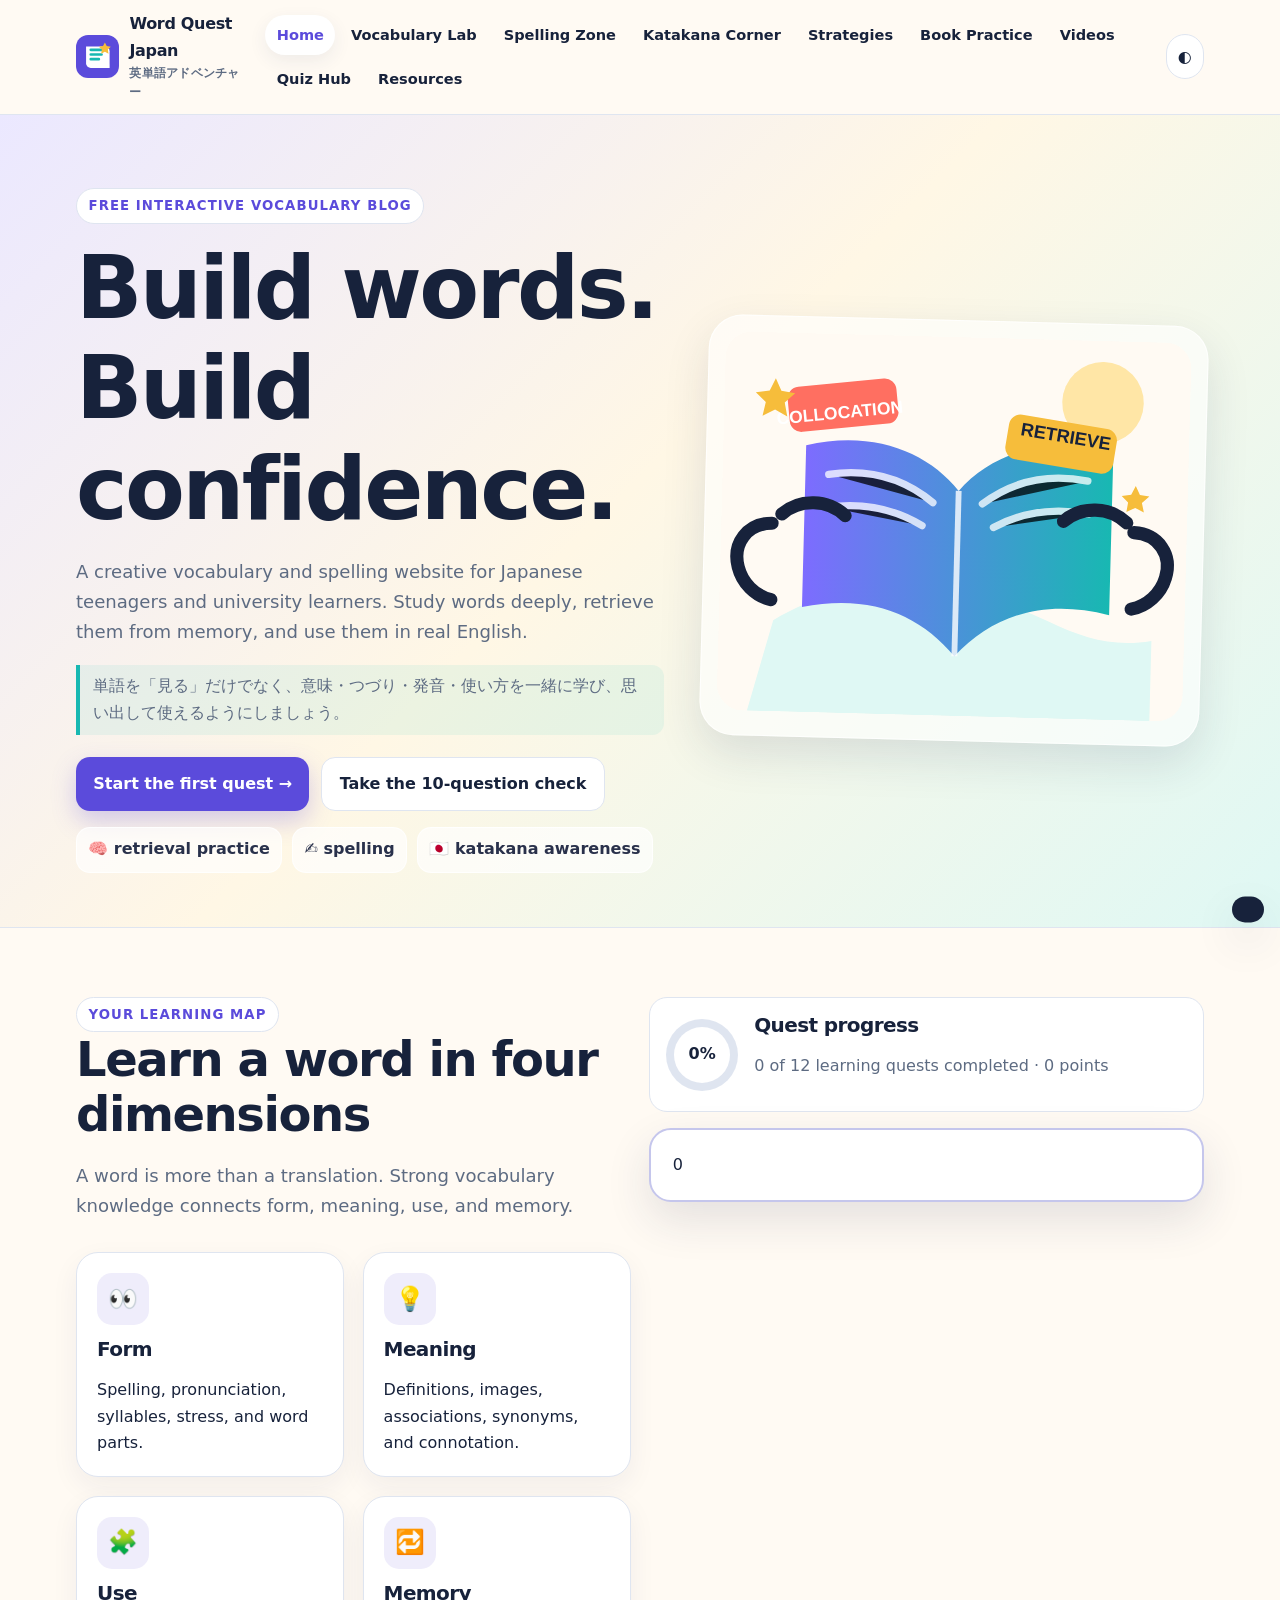
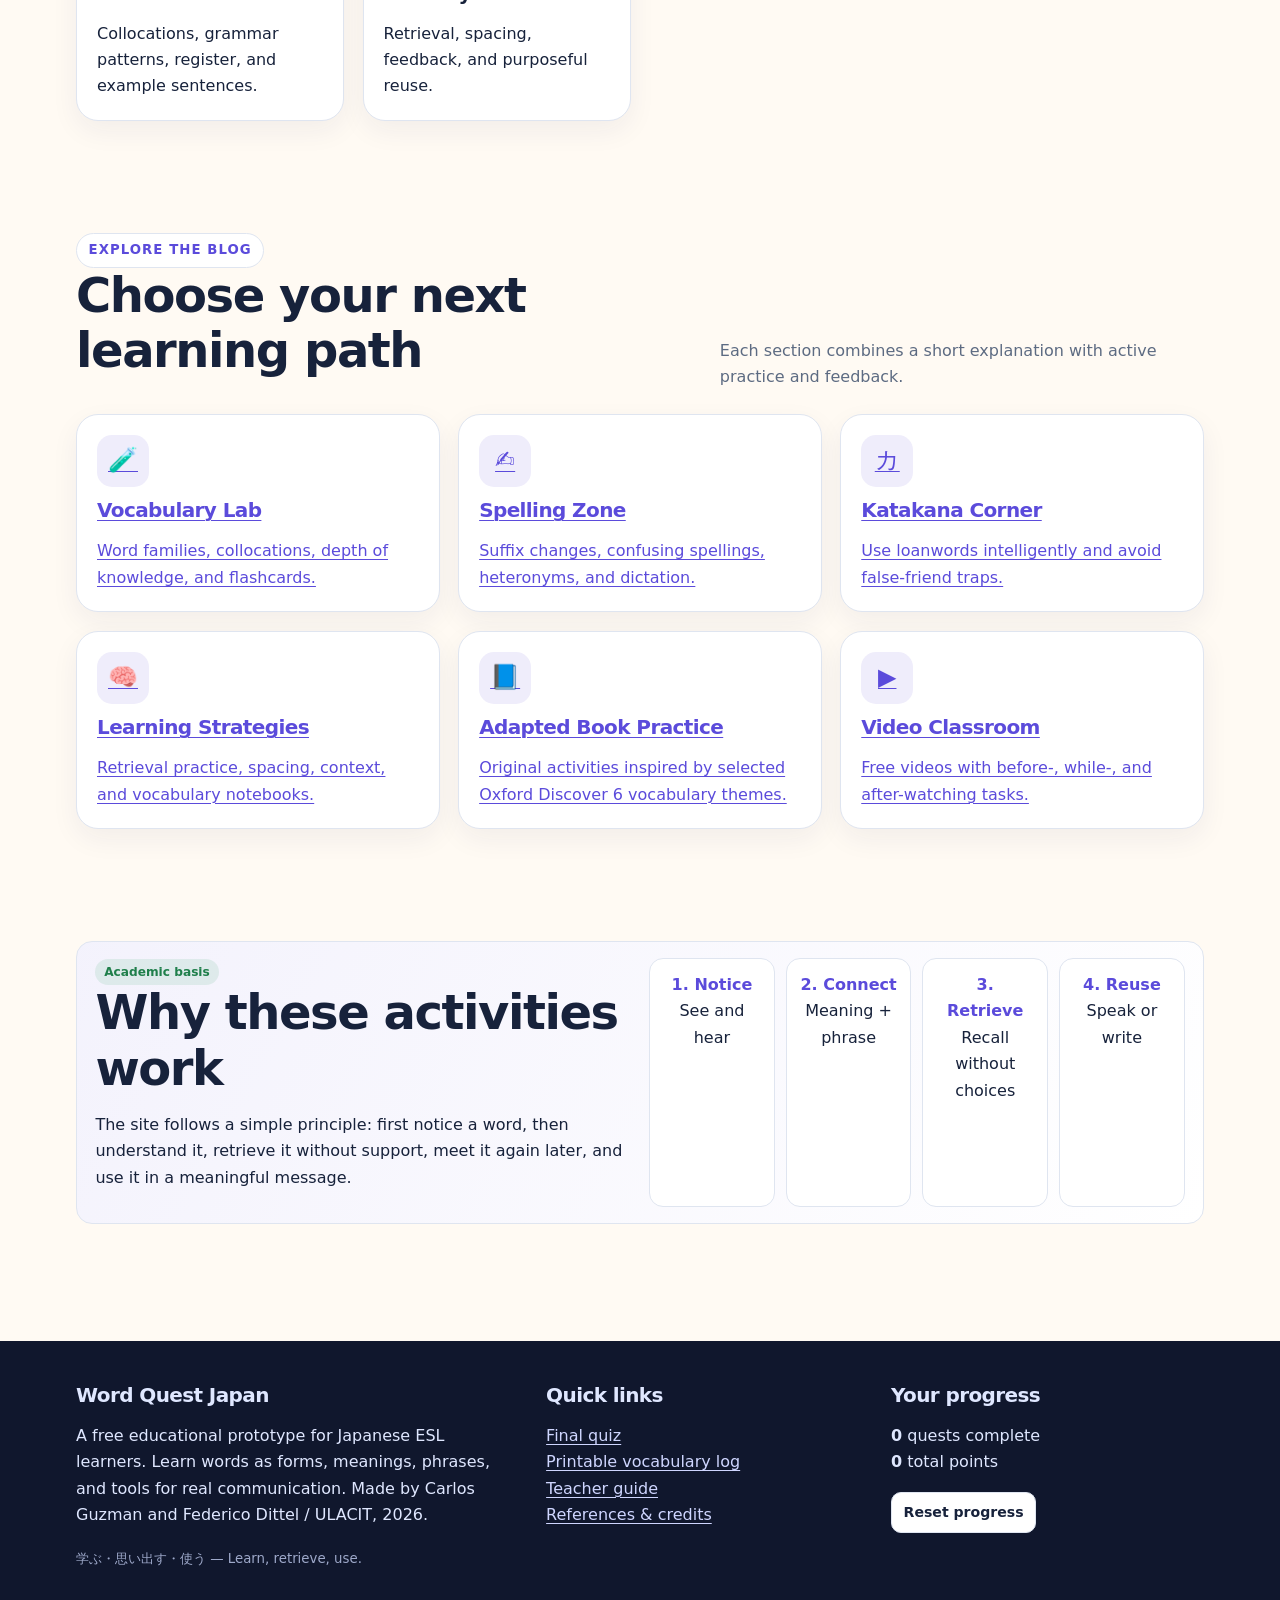
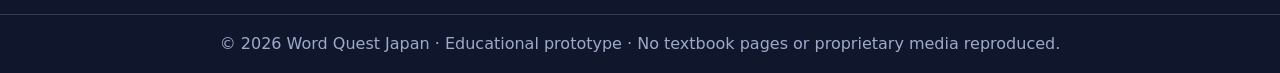
<file: index.html>
<!doctype html><html lang="en" data-theme="light"><head><meta charset="utf-8"><meta name="viewport" content="width=device-width,initial-scale=1"><meta name="description" content="Vocabulary, spelling, and learning strategies for young Japanese learners of English."><title>Home | Word Quest Japan</title><link rel="icon" href="assets/images/favicon.svg" type="image/svg+xml"><link rel="stylesheet" href="assets/css/style.css"></head><body><a class="skip-link" href="#main">Skip to content</a><header class="site-header"><div class="nav-wrap"><a class="brand" href="index.html"><img src="assets/images/favicon.svg" alt=""><span>Word Quest Japan<small>英単語アドベンチャー</small></span></a><button class="icon-btn menu-btn" aria-expanded="false" aria-label="Open navigation">☰</button><nav class="nav-links" aria-label="Main navigation"><a href="index.html" aria-current="page">Home</a><a href="vocabulary-lab.html">Vocabulary Lab</a><a href="spelling-zone.html">Spelling Zone</a><a href="katakana-corner.html">Katakana Corner</a><a href="strategies.html">Strategies</a><a href="oxford-practice.html">Book Practice</a><a href="video-classroom.html">Videos</a><a href="quiz-hub.html">Quiz Hub</a><a href="resources.html">Resources</a></nav><button class="icon-btn" data-theme-toggle aria-label="Switch light and dark mode">◐</button></div></header><main id="main"><section class="hero"><div class="hero-grid"><div><span class="eyebrow">Free interactive vocabulary blog</span><h1>Build words.<br>Build confidence.</h1><p class="lead">A creative vocabulary and spelling website for Japanese teenagers and university learners. Study words deeply, retrieve them from memory, and use them in real English.</p><p class="jp-support" lang="ja">単語を「見る」だけでなく、意味・つづり・発音・使い方を一緒に学び、思い出して使えるようにしましょう。</p><div class="cta-row"><a class="btn btn-primary" href="vocabulary-lab.html">Start the first quest →</a><a class="btn btn-secondary" href="quiz-hub.html">Take the 10-question check</a></div><div class="hero-mini-stats"><span class="mini-stat">🧠 retrieval practice</span><span class="mini-stat">✍️ spelling</span><span class="mini-stat">🇯🇵 katakana awareness</span></div></div><div class="hero-art"><img src="assets/images/hero.svg" alt="Open book with vocabulary cards and headphones"></div></div></section>
<section class="section"><div class="container"><div class="grid grid-2"><div><span class="eyebrow">Your learning map</span><h2>Learn a word in four dimensions</h2><p class="lead">A word is more than a translation. Strong vocabulary knowledge connects form, meaning, use, and memory.</p><div class="grid grid-2 mt-2"><div class="card"><div class="card-icon">👀</div><h3>Form</h3><p>Spelling, pronunciation, syllables, stress, and word parts.</p></div><div class="card"><div class="card-icon">💡</div><h3>Meaning</h3><p>Definitions, images, associations, synonyms, and connotation.</p></div><div class="card"><div class="card-icon">🧩</div><h3>Use</h3><p>Collocations, grammar patterns, register, and example sentences.</p></div><div class="card"><div class="card-icon">🔁</div><h3>Memory</h3><p>Retrieval, spacing, feedback, and purposeful reuse.</p></div></div></div><div><div class="progress-card"><div class="progress-ring"><span>0%</span></div><div><h3 class="mb-0">Quest progress</h3><p class="muted"><span data-progress-count>0</span> of 12 learning quests completed · <span data-points>0</span> points</p></div></div><div class="activity mt-1" data-mcq data-answer="predict" data-hint="After can, use the base form of the verb." data-complete="home-check" data-points="5"><span class="tag orange">60-second challenge</span><h3>Choose the correct form</h3><p>Scientists can ______ changes in the weather.</p><div class="options"><label class="option"><input type="radio" name="homeq" value="prediction"> prediction</label><label class="option"><input type="radio" name="homeq" value="predict"> predict</label><label class="option"><input type="radio" name="homeq" value="predictable"> predictable</label></div><button class="btn btn-primary btn-small" data-check>Check answer</button><div class="feedback" aria-live="polite"></div></div></div></div></div></section>
<section class="section-sm"><div class="container"><div class="section-head"><div><span class="eyebrow">Explore the blog</span><h2>Choose your next learning path</h2></div><p>Each section combines a short explanation with active practice and feedback.</p></div><div class="grid grid-3"><a class="card" href="vocabulary-lab.html"><div class="card-icon">🧪</div><h3>Vocabulary Lab</h3><p>Word families, collocations, depth of knowledge, and flashcards.</p></a><a class="card" href="spelling-zone.html"><div class="card-icon">✍️</div><h3>Spelling Zone</h3><p>Suffix changes, confusing spellings, heteronyms, and dictation.</p></a><a class="card" href="katakana-corner.html"><div class="card-icon">カ</div><h3>Katakana Corner</h3><p>Use loanwords intelligently and avoid false-friend traps.</p></a><a class="card" href="strategies.html"><div class="card-icon">🧠</div><h3>Learning Strategies</h3><p>Retrieval practice, spacing, context, and vocabulary notebooks.</p></a><a class="card" href="oxford-practice.html"><div class="card-icon">📘</div><h3>Adapted Book Practice</h3><p>Original activities inspired by selected Oxford Discover 6 vocabulary themes.</p></a><a class="card" href="video-classroom.html"><div class="card-icon">▶️</div><h3>Video Classroom</h3><p>Free videos with before-, while-, and after-watching tasks.</p></a></div></div></section>
<section class="section"><div class="container"><div class="callout"><div class="grid grid-2"><div><span class="tag green">Academic basis</span><h2>Why these activities work</h2><p>The site follows a simple principle: first notice a word, then understand it, retrieve it without support, meet it again later, and use it in a meaningful message.</p></div><div class="timeline"><div class="step"><b>1. Notice</b>See and hear</div><div class="step"><b>2. Connect</b>Meaning + phrase</div><div class="step"><b>3. Retrieve</b>Recall without choices</div><div class="step"><b>4. Reuse</b>Speak or write</div></div></div></div></div></section></main><footer class="site-footer"><div class="footer-grid"><div><h3>Word Quest Japan</h3><p>A free educational prototype for Japanese ESL learners. Learn words as forms, meanings, phrases, and tools for real communication. Made by Carlos Guzman and Federico Dittel / ULACIT, 2026.</p><small>学ぶ・思い出す・使う — Learn, retrieve, use.</small></div><div><h3>Quick links</h3><p><a href="quiz-hub.html">Final quiz</a><br><a href="printable-log.html">Printable vocabulary log</a><br><a href="teachers.html">Teacher guide</a><br><a href="references.html">References & credits</a></p></div><div><h3>Your progress</h3><p><strong data-progress-count>0</strong> quests complete<br><strong data-points>0</strong> total points</p><button class="btn btn-small btn-secondary" data-reset>Reset progress</button></div></div><div class="footer-bottom">© 2026 Word Quest Japan · Educational prototype · No textbook pages or proprietary media reproduced.</div></footer><div class="toast" role="status" aria-live="polite"></div><script src="assets/js/main.js"></script><script src="assets/js/activities.js"></script></body></html>
</file>
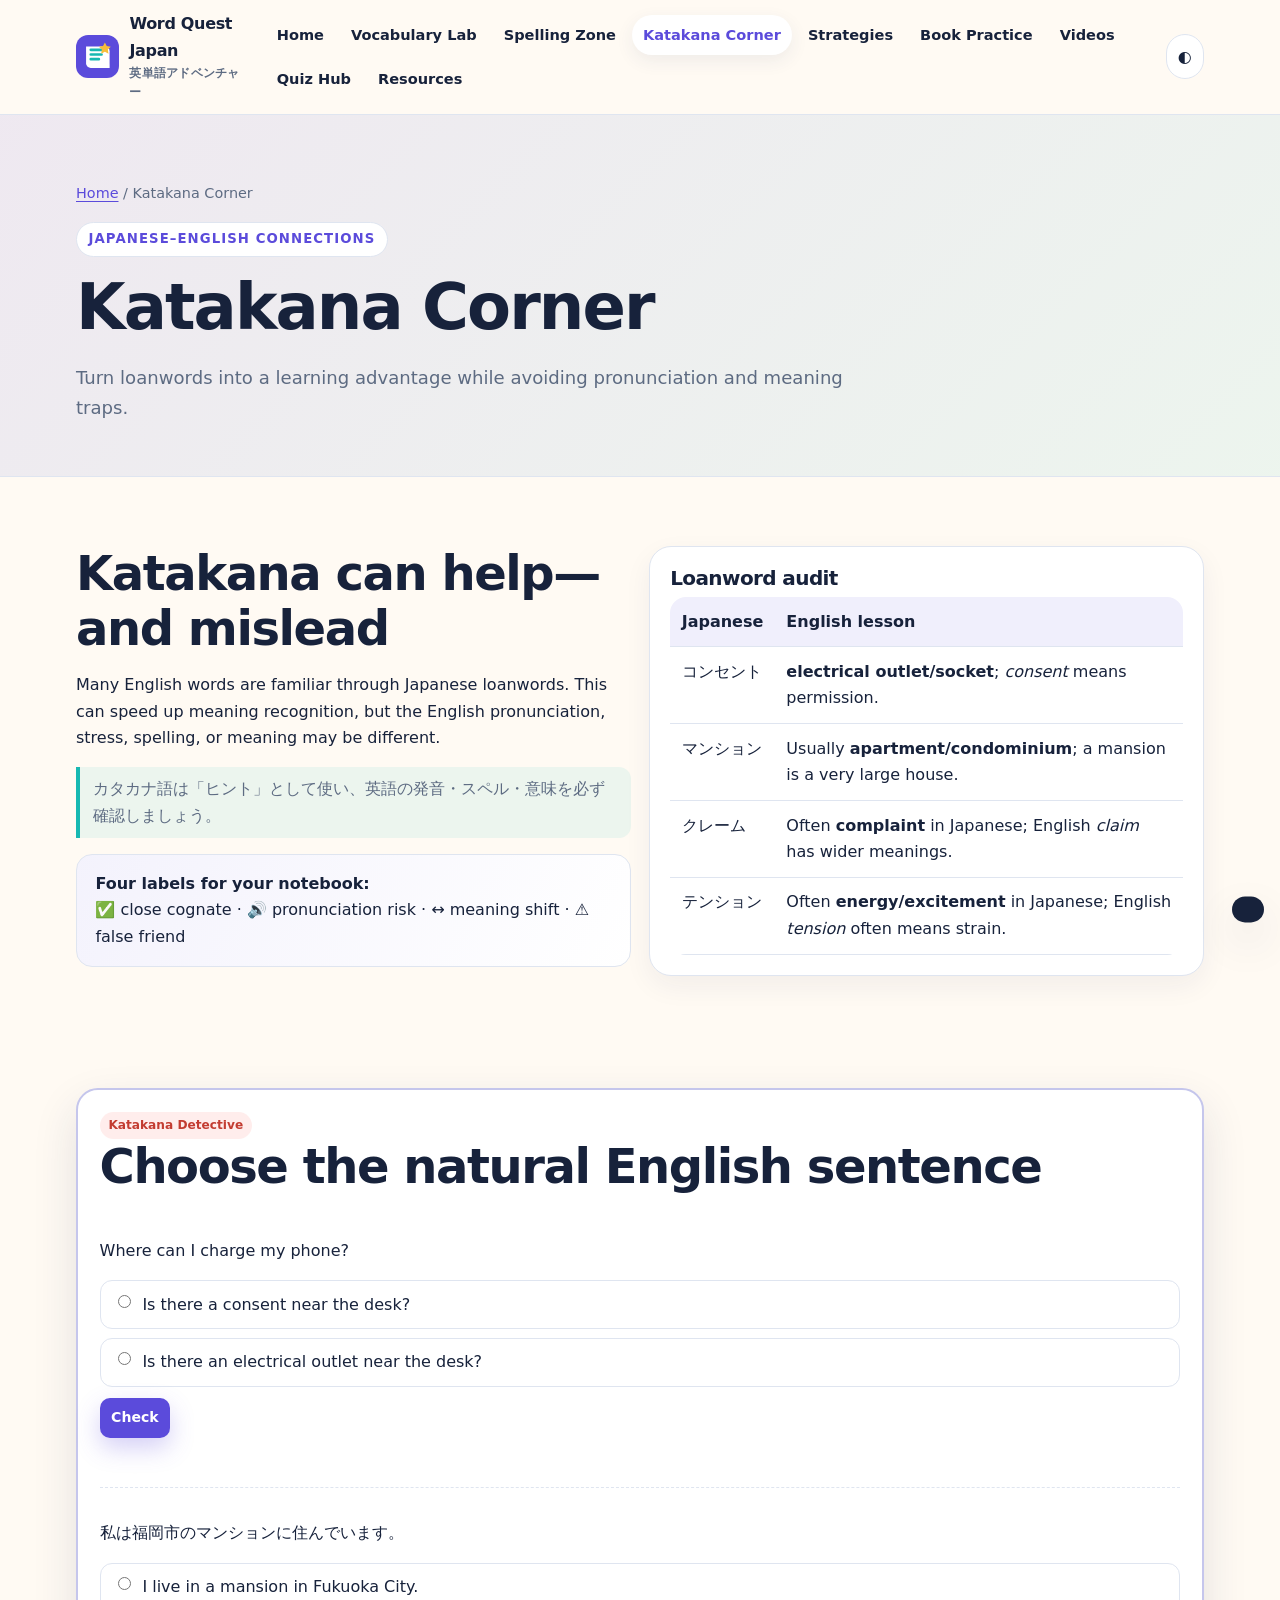
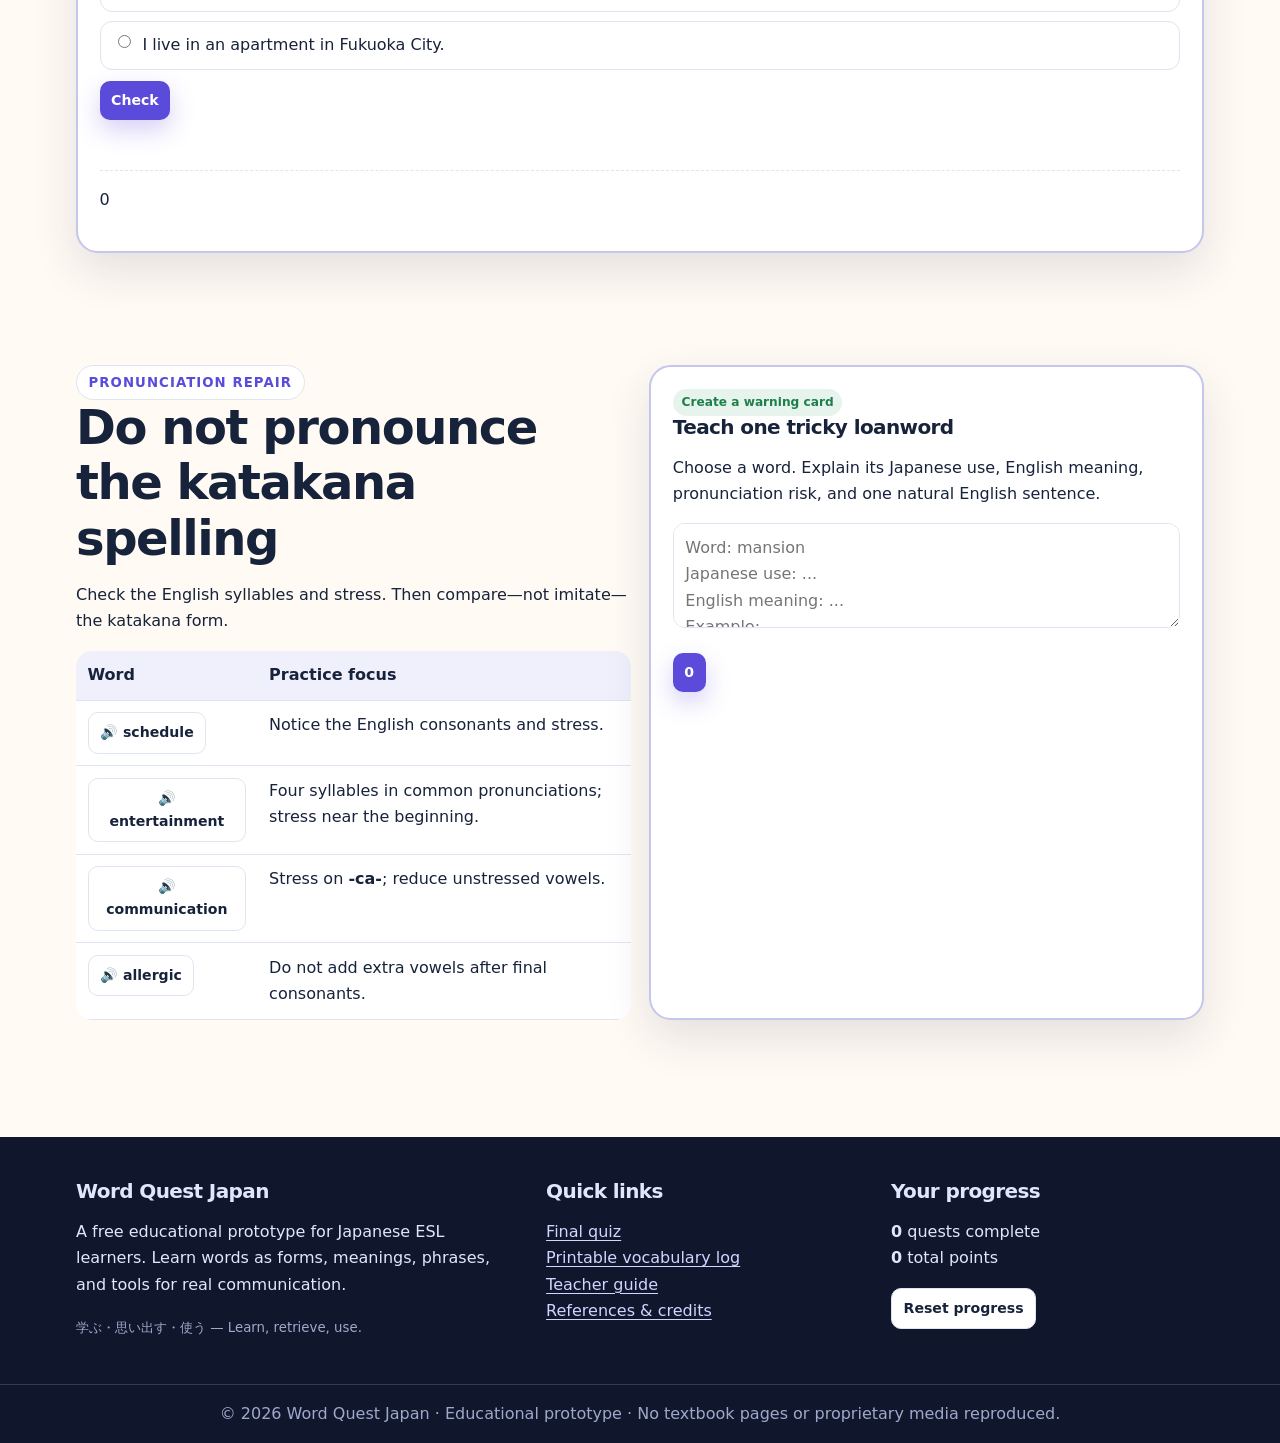
<file: katakana-corner.html>
<!doctype html><html lang="en" data-theme="light"><head><meta charset="utf-8"><meta name="viewport" content="width=device-width,initial-scale=1"><meta name="description" content="Turn loanwords into a learning advantage while avoiding pronunciation and meaning traps."><title>Katakana Corner | Word Quest Japan</title><link rel="icon" href="assets/images/favicon.svg" type="image/svg+xml"><link rel="stylesheet" href="assets/css/style.css"></head><body><a class="skip-link" href="#main">Skip to content</a><header class="site-header"><div class="nav-wrap"><a class="brand" href="index.html"><img src="assets/images/favicon.svg" alt=""><span>Word Quest Japan<small>英単語アドベンチャー</small></span></a><button class="icon-btn menu-btn" aria-expanded="false" aria-label="Open navigation">☰</button><nav class="nav-links" aria-label="Main navigation"><a href="index.html">Home</a><a href="vocabulary-lab.html">Vocabulary Lab</a><a href="spelling-zone.html">Spelling Zone</a><a href="katakana-corner.html" aria-current="page">Katakana Corner</a><a href="strategies.html">Strategies</a><a href="oxford-practice.html">Book Practice</a><a href="video-classroom.html">Videos</a><a href="quiz-hub.html">Quiz Hub</a><a href="resources.html">Resources</a></nav><button class="icon-btn" data-theme-toggle aria-label="Switch light and dark mode">◐</button></div></header><main id="main"><section class="page-hero"><div class="container"><div class="breadcrumbs"><a href="index.html">Home</a> / Katakana Corner</div><span class="eyebrow">Japanese–English connections</span><h1>Katakana Corner</h1><p class="lead">Turn loanwords into a learning advantage while avoiding pronunciation and meaning traps.</p></div></section><section class="section"><div class="container"><div class="grid grid-2"><div><h2>Katakana can help—and mislead</h2><p>Many English words are familiar through Japanese loanwords. This can speed up meaning recognition, but the English pronunciation, stress, spelling, or meaning may be different.</p><p class="jp-support" lang="ja">カタカナ語は「ヒント」として使い、英語の発音・スペル・意味を必ず確認しましょう。</p><div class="callout"><strong>Four labels for your notebook:</strong><br>✅ close cognate · 🔊 pronunciation risk · ↔ meaning shift · ⚠ false friend</div></div><div class="card"><h3>Loanword audit</h3><div class="table-wrap"><table><thead><tr><th>Japanese</th><th>English lesson</th></tr></thead><tbody><tr><td>コンセント</td><td><strong>electrical outlet/socket</strong>; <em>consent</em> means permission.</td></tr><tr><td>マンション</td><td>Usually <strong>apartment/condominium</strong>; a mansion is a very large house.</td></tr><tr><td>クレーム</td><td>Often <strong>complaint</strong> in Japanese; English <em>claim</em> has wider meanings.</td></tr><tr><td>テンション</td><td>Often <strong>energy/excitement</strong> in Japanese; English <em>tension</em> often means strain.</td></tr></tbody></table></div></div></div></div></section>
<section class="section-sm"><div class="container"><div class="activity"><span class="tag orange">Katakana Detective</span><h2>Choose the natural English sentence</h2><div class="question" data-mcq data-answer="outlet" data-hint="Consent means permission, not the place where electricity comes from."><p>Where can I charge my phone?</p><div class="options"><label class="option"><input type="radio" name="k1" value="consent"> Is there a consent near the desk?</label><label class="option"><input type="radio" name="k1" value="outlet"> Is there an electrical outlet near the desk?</label></div><button class="btn btn-primary btn-small" data-check>Check</button><div class="feedback"></div></div><div class="question" data-mcq data-answer="apartment" data-hint="In everyday English, mansion means a very large and expensive house."><p>私は福岡市のマンションに住んでいます。</p><div class="options"><label class="option"><input type="radio" name="k2" value="mansion"> I live in a mansion in Fukuoka City.</label><label class="option"><input type="radio" name="k2" value="apartment"> I live in an apartment in Fukuoka City.</label></div><button class="btn btn-primary btn-small" data-check>Check</button><div class="feedback"></div></div><div class="question" data-mcq data-answer="complaint" data-hint="In this customer-service context, complaint is the normal noun." data-complete="katakana-detective" data-points="15"><p>The customer made a ______ about the service.</p><div class="options"><label class="option"><input type="radio" name="k3" value="claim"> claim</label><label class="option"><input type="radio" name="k3" value="complaint"> complaint</label></div><button class="btn btn-primary btn-small" data-check>Check</button><div class="feedback"></div></div></div></div></section>
<section class="section"><div class="container"><div class="grid grid-2"><div><span class="eyebrow">Pronunciation repair</span><h2>Do not pronounce the katakana spelling</h2><p>Check the English syllables and stress. Then compare—not imitate—the katakana form.</p><div class="table-wrap"><table><thead><tr><th>Word</th><th>Practice focus</th></tr></thead><tbody><tr><td><button class="btn btn-small btn-secondary" data-speak="schedule">🔊 schedule</button></td><td>Notice the English consonants and stress.</td></tr><tr><td><button class="btn btn-small btn-secondary" data-speak="entertainment">🔊 entertainment</button></td><td>Four syllables in common pronunciations; stress near the beginning.</td></tr><tr><td><button class="btn btn-small btn-secondary" data-speak="communication">🔊 communication</button></td><td>Stress on <strong>-ca-</strong>; reduce unstressed vowels.</td></tr><tr><td><button class="btn btn-small btn-secondary" data-speak="allergic">🔊 allergic</button></td><td>Do not add extra vowels after final consonants.</td></tr></tbody></table></div></div><div class="activity"><span class="tag green">Create a warning card</span><h3>Teach one tricky loanword</h3><p>Choose a word. Explain its Japanese use, English meaning, pronunciation risk, and one natural English sentence.</p><textarea data-save-note="loanword-card" placeholder="Word: mansion&#10;Japanese use: ...&#10;English meaning: ...&#10;Example: ..."></textarea><button class="btn btn-primary btn-small mt-1" data-complete="loanword-card" data-points="15">Complete warning card</button></div></div></div></section></main><footer class="site-footer"><div class="footer-grid"><div><h3>Word Quest Japan</h3><p>A free educational prototype for Japanese ESL learners. Learn words as forms, meanings, phrases, and tools for real communication.</p><small>学ぶ・思い出す・使う — Learn, retrieve, use.</small></div><div><h3>Quick links</h3><p><a href="quiz-hub.html">Final quiz</a><br><a href="printable-log.html">Printable vocabulary log</a><br><a href="teachers.html">Teacher guide</a><br><a href="references.html">References & credits</a></p></div><div><h3>Your progress</h3><p><strong data-progress-count>0</strong> quests complete<br><strong data-points>0</strong> total points</p><button class="btn btn-small btn-secondary" data-reset>Reset progress</button></div></div><div class="footer-bottom">© 2026 Word Quest Japan · Educational prototype · No textbook pages or proprietary media reproduced.</div></footer><div class="toast" role="status" aria-live="polite"></div><script src="assets/js/main.js"></script><script src="assets/js/activities.js"></script></body></html>
</file>
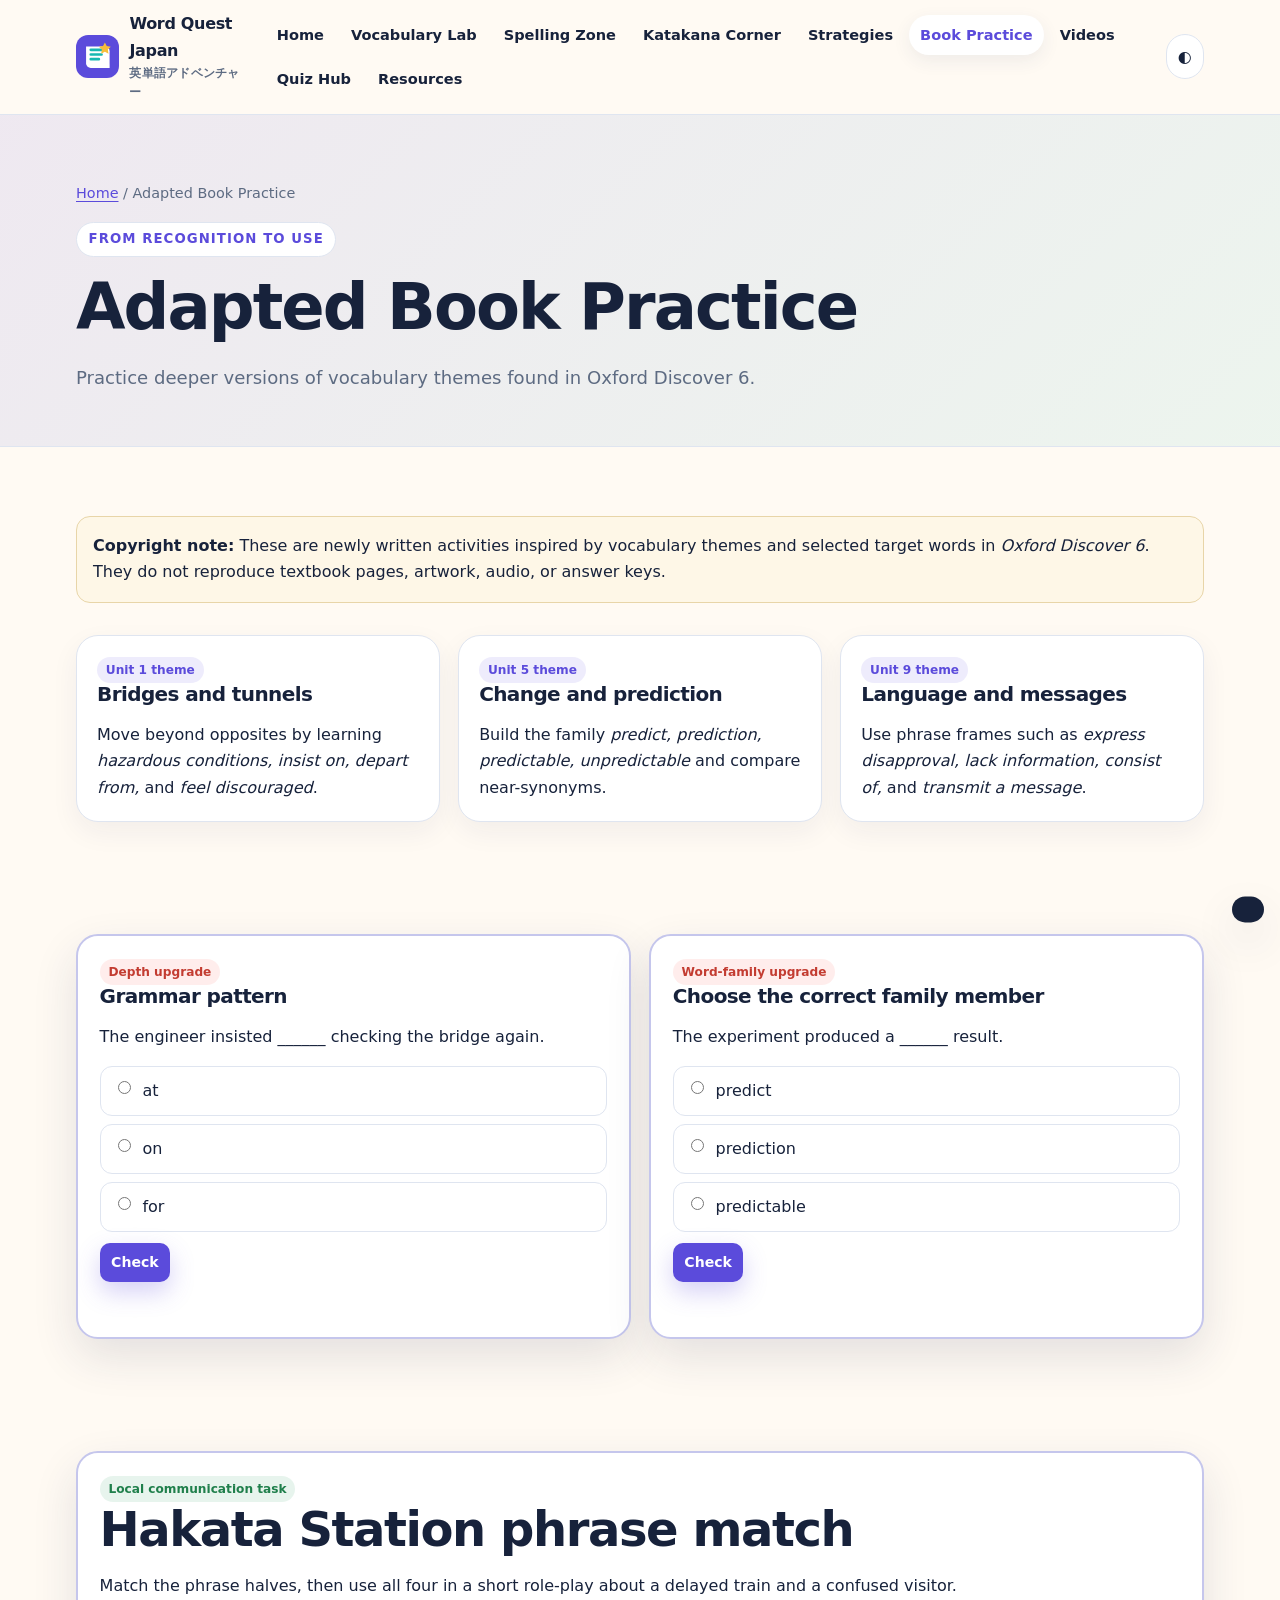
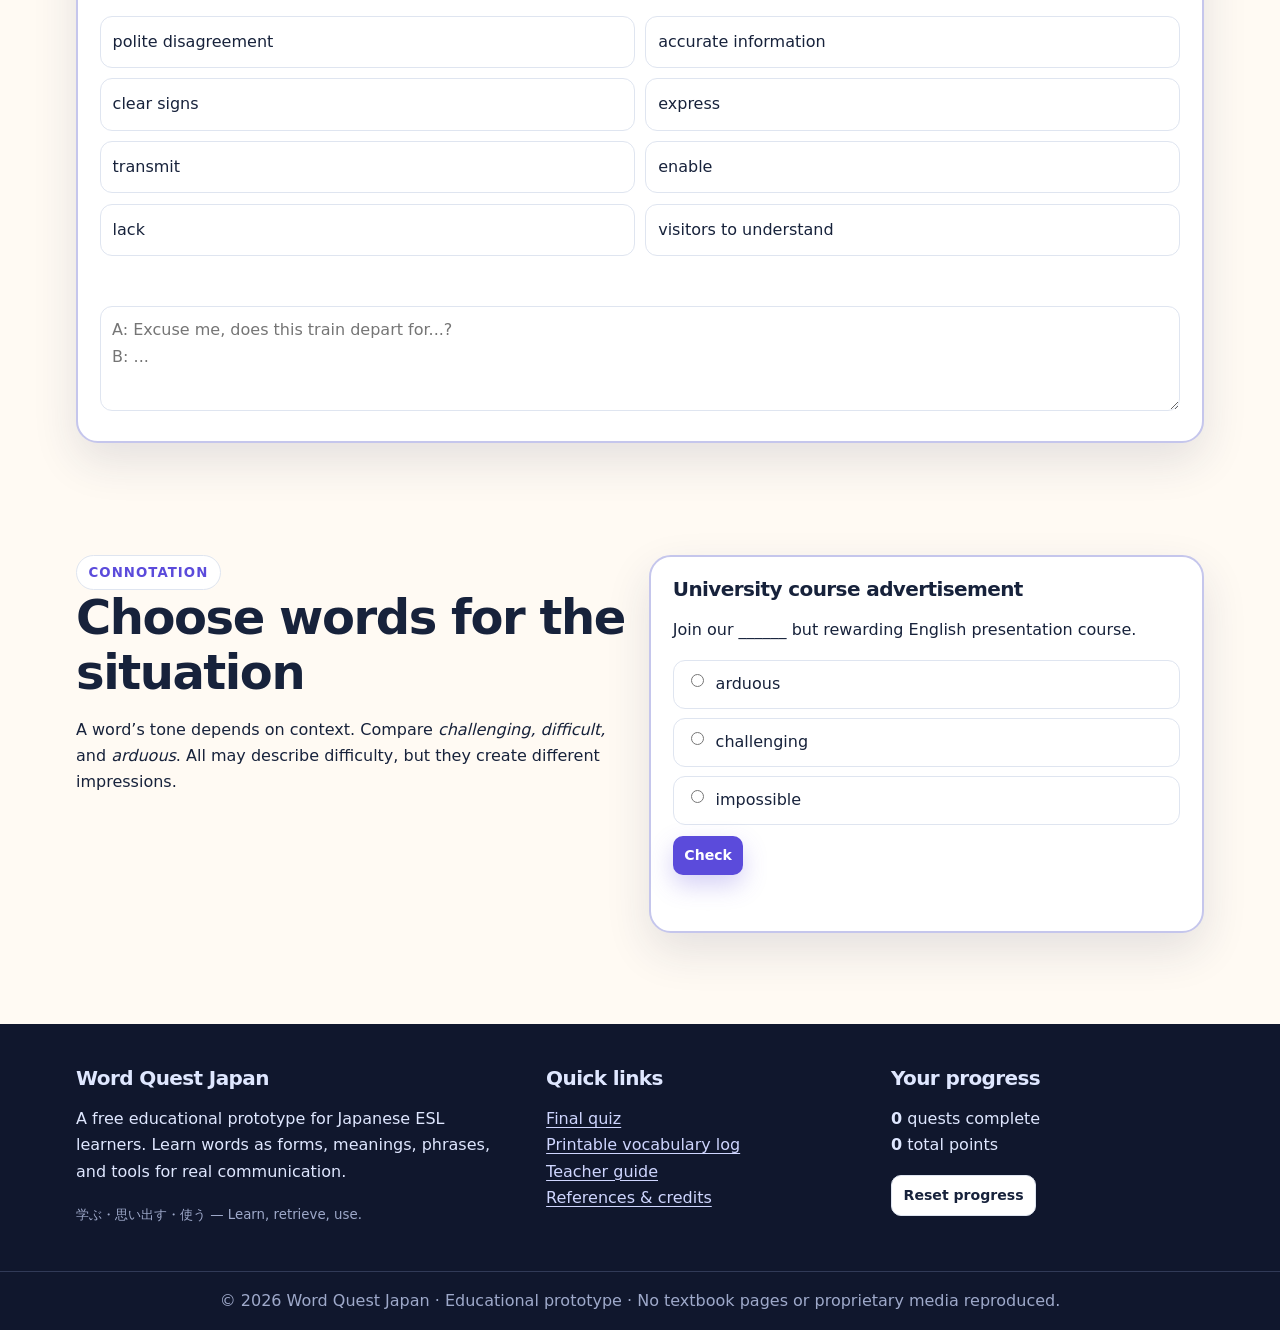
<file: oxford-practice.html>
<!doctype html><html lang="en" data-theme="light"><head><meta charset="utf-8"><meta name="viewport" content="width=device-width,initial-scale=1"><meta name="description" content="Practice deeper versions of vocabulary themes found in Oxford Discover 6."><title>Adapted Book Practice | Word Quest Japan</title><link rel="icon" href="assets/images/favicon.svg" type="image/svg+xml"><link rel="stylesheet" href="assets/css/style.css"></head><body><a class="skip-link" href="#main">Skip to content</a><header class="site-header"><div class="nav-wrap"><a class="brand" href="index.html"><img src="assets/images/favicon.svg" alt=""><span>Word Quest Japan<small>英単語アドベンチャー</small></span></a><button class="icon-btn menu-btn" aria-expanded="false" aria-label="Open navigation">☰</button><nav class="nav-links" aria-label="Main navigation"><a href="index.html">Home</a><a href="vocabulary-lab.html">Vocabulary Lab</a><a href="spelling-zone.html">Spelling Zone</a><a href="katakana-corner.html">Katakana Corner</a><a href="strategies.html">Strategies</a><a href="oxford-practice.html" aria-current="page">Book Practice</a><a href="video-classroom.html">Videos</a><a href="quiz-hub.html">Quiz Hub</a><a href="resources.html">Resources</a></nav><button class="icon-btn" data-theme-toggle aria-label="Switch light and dark mode">◐</button></div></header><main id="main"><section class="page-hero"><div class="container"><div class="breadcrumbs"><a href="index.html">Home</a> / Adapted Book Practice</div><span class="eyebrow">From recognition to use</span><h1>Adapted Book Practice</h1><p class="lead">Practice deeper versions of vocabulary themes found in Oxford Discover 6.</p></div></section><section class="section"><div class="container"><div class="note-box"><strong>Copyright note:</strong> These are newly written activities inspired by vocabulary themes and selected target words in <em>Oxford Discover 6</em>. They do not reproduce textbook pages, artwork, audio, or answer keys.</div><div class="grid grid-3 mt-2"><div class="card"><span class="tag">Unit 1 theme</span><h3>Bridges and tunnels</h3><p>Move beyond opposites by learning <em>hazardous conditions, insist on, depart from,</em> and <em>feel discouraged</em>.</p></div><div class="card"><span class="tag">Unit 5 theme</span><h3>Change and prediction</h3><p>Build the family <em>predict, prediction, predictable, unpredictable</em> and compare near-synonyms.</p></div><div class="card"><span class="tag">Unit 9 theme</span><h3>Language and messages</h3><p>Use phrase frames such as <em>express disapproval, lack information, consist of,</em> and <em>transmit a message</em>.</p></div></div></div></section>
<section class="section-sm"><div class="container"><div class="grid grid-2"><div class="activity" data-mcq data-answer="on" data-hint="Insist is commonly followed by on + noun or -ing."><span class="tag orange">Depth upgrade</span><h3>Grammar pattern</h3><p>The engineer insisted ______ checking the bridge again.</p><div class="options"><label class="option"><input type="radio" name="o1" value="at"> at</label><label class="option"><input type="radio" name="o1" value="on"> on</label><label class="option"><input type="radio" name="o1" value="for"> for</label></div><button class="btn btn-primary btn-small" data-check>Check</button><div class="feedback"></div></div><div class="activity" data-mcq data-answer="predictable" data-hint="The noun result needs an adjective before it."><span class="tag orange">Word-family upgrade</span><h3>Choose the correct family member</h3><p>The experiment produced a ______ result.</p><div class="options"><label class="option"><input type="radio" name="o2" value="predict"> predict</label><label class="option"><input type="radio" name="o2" value="prediction"> prediction</label><label class="option"><input type="radio" name="o2" value="predictable"> predictable</label></div><button class="btn btn-primary btn-small" data-check>Check</button><div class="feedback"></div></div></div></div></section>
<section class="section"><div class="container"><div class="activity" data-match data-complete="book-match"><span class="tag green">Local communication task</span><h2>Hakata Station phrase match</h2><p>Match the phrase halves, then use all four in a short role-play about a delayed train and a confused visitor.</p><div class="match-grid"><button class="match-item" data-pair="1">transmit</button><button class="match-item" data-pair="1">accurate information</button><button class="match-item" data-pair="2">lack</button><button class="match-item" data-pair="2">clear signs</button><button class="match-item" data-pair="3">enable</button><button class="match-item" data-pair="3">visitors to understand</button><button class="match-item" data-pair="4">express</button><button class="match-item" data-pair="4">polite disagreement</button></div><div class="feedback"></div><textarea class="mt-1" data-save-note="hakata-roleplay" placeholder="A: Excuse me, does this train depart for...?&#10;B: ..."></textarea></div></div></section>
<section class="section-sm"><div class="container"><div class="grid grid-2"><div><span class="eyebrow">Connotation</span><h2>Choose words for the situation</h2><p>A word’s tone depends on context. Compare <em>challenging, difficult,</em> and <em>arduous</em>. All may describe difficulty, but they create different impressions.</p></div><div class="activity" data-mcq data-answer="challenging" data-hint="Choose a positive or motivating word for a course advertisement." data-complete="book-connotation"><h3>University course advertisement</h3><p>Join our ______ but rewarding English presentation course.</p><div class="options"><label class="option"><input type="radio" name="o3" value="arduous"> arduous</label><label class="option"><input type="radio" name="o3" value="challenging"> challenging</label><label class="option"><input type="radio" name="o3" value="impossible"> impossible</label></div><button class="btn btn-primary btn-small" data-check>Check</button><div class="feedback"></div></div></div></div></section></main><footer class="site-footer"><div class="footer-grid"><div><h3>Word Quest Japan</h3><p>A free educational prototype for Japanese ESL learners. Learn words as forms, meanings, phrases, and tools for real communication.</p><small>学ぶ・思い出す・使う — Learn, retrieve, use.</small></div><div><h3>Quick links</h3><p><a href="quiz-hub.html">Final quiz</a><br><a href="printable-log.html">Printable vocabulary log</a><br><a href="teachers.html">Teacher guide</a><br><a href="references.html">References & credits</a></p></div><div><h3>Your progress</h3><p><strong data-progress-count>0</strong> quests complete<br><strong data-points>0</strong> total points</p><button class="btn btn-small btn-secondary" data-reset>Reset progress</button></div></div><div class="footer-bottom">© 2026 Word Quest Japan · Educational prototype · No textbook pages or proprietary media reproduced.</div></footer><div class="toast" role="status" aria-live="polite"></div><script src="assets/js/main.js"></script><script src="assets/js/activities.js"></script></body></html>
</file>
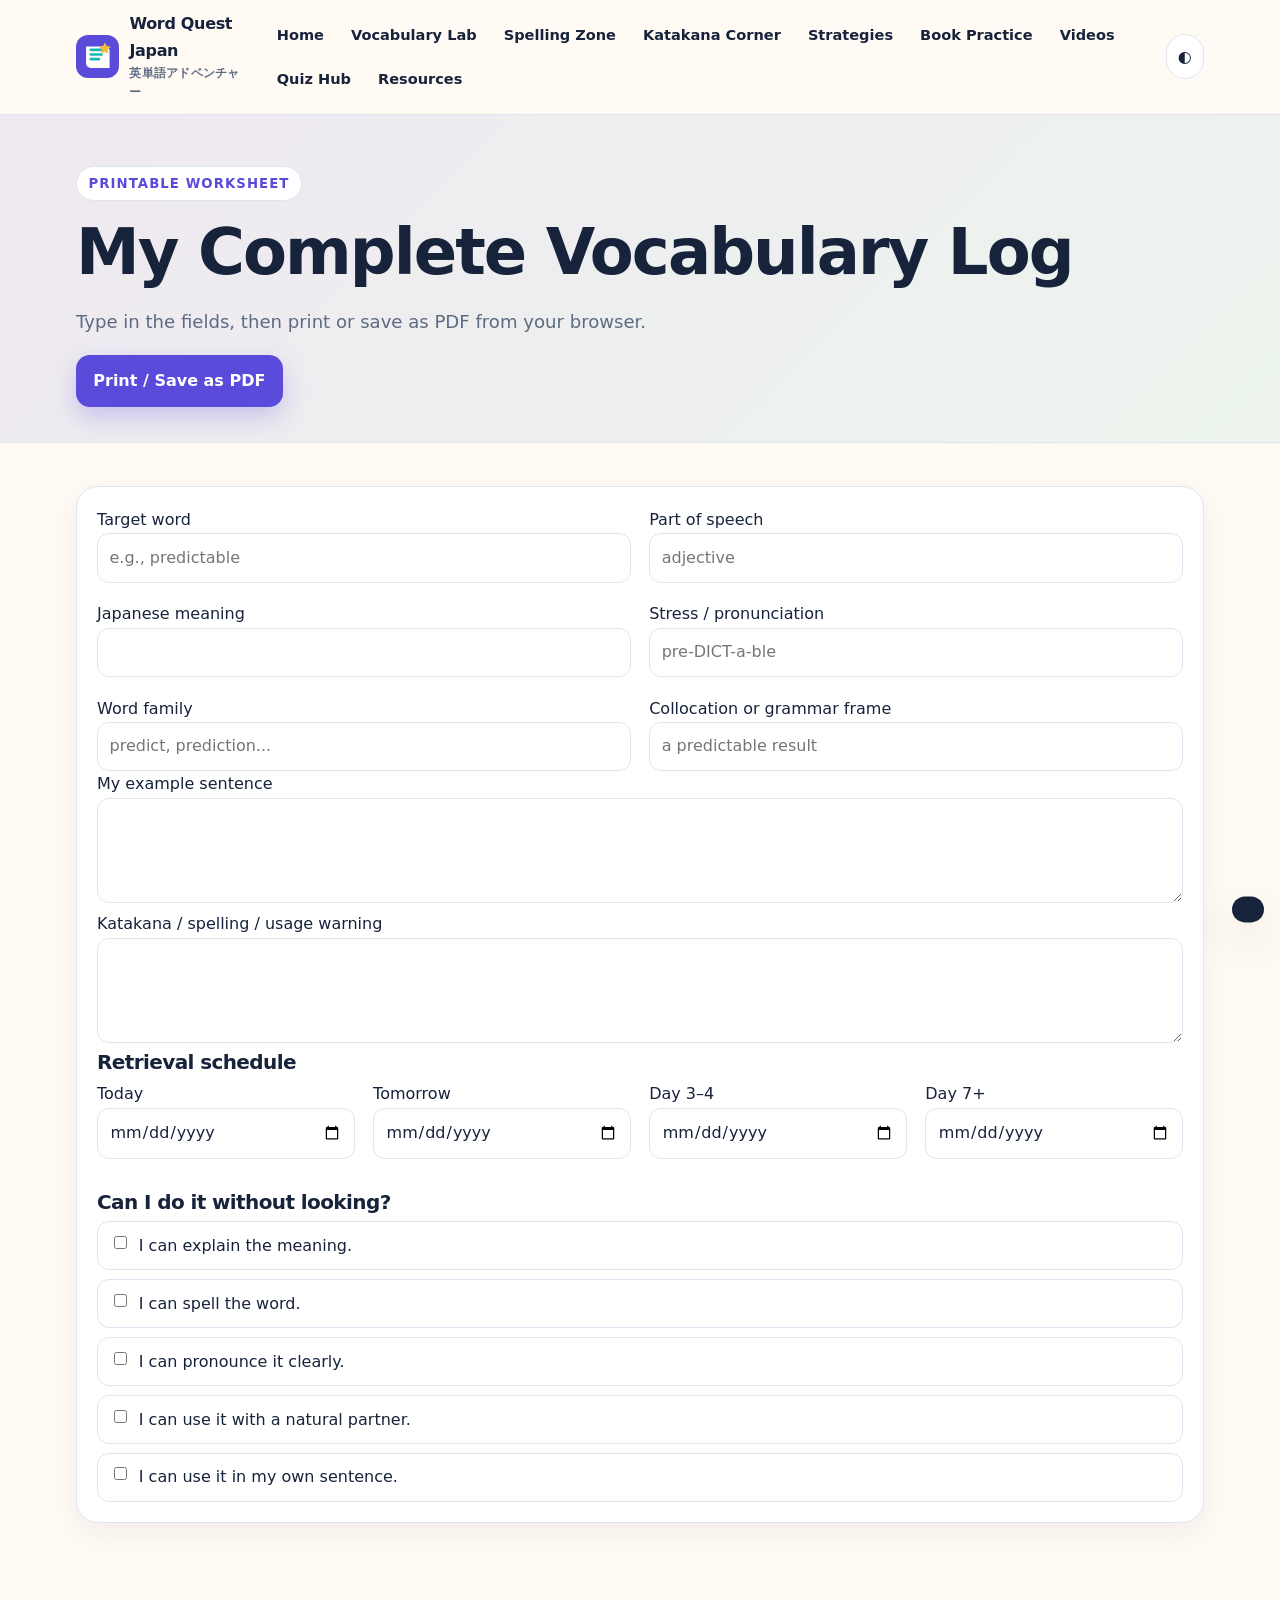
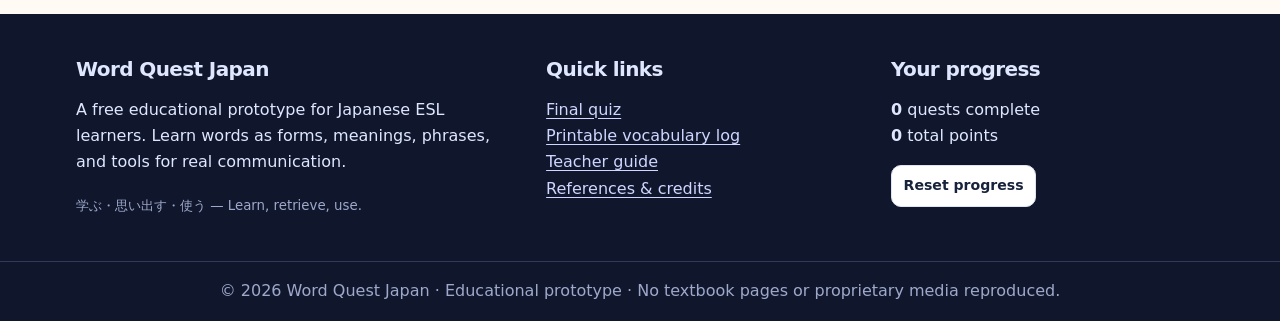
<file: printable-log.html>
<!doctype html><html lang="en" data-theme="light"><head><meta charset="utf-8"><meta name="viewport" content="width=device-width,initial-scale=1"><meta name="description" content="Vocabulary, spelling, and learning strategies for young Japanese learners of English."><title>Printable Vocabulary Log | Word Quest Japan</title><link rel="icon" href="assets/images/favicon.svg" type="image/svg+xml"><link rel="stylesheet" href="assets/css/style.css"></head><body><a class="skip-link" href="#main">Skip to content</a><header class="site-header"><div class="nav-wrap"><a class="brand" href="index.html"><img src="assets/images/favicon.svg" alt=""><span>Word Quest Japan<small>英単語アドベンチャー</small></span></a><button class="icon-btn menu-btn" aria-expanded="false" aria-label="Open navigation">☰</button><nav class="nav-links" aria-label="Main navigation"><a href="index.html">Home</a><a href="vocabulary-lab.html">Vocabulary Lab</a><a href="spelling-zone.html">Spelling Zone</a><a href="katakana-corner.html">Katakana Corner</a><a href="strategies.html">Strategies</a><a href="oxford-practice.html">Book Practice</a><a href="video-classroom.html">Videos</a><a href="quiz-hub.html">Quiz Hub</a><a href="resources.html">Resources</a></nav><button class="icon-btn" data-theme-toggle aria-label="Switch light and dark mode">◐</button></div></header><main id="main"><section class="page-hero"><div class="container"><span class="eyebrow">Printable worksheet</span><h1>My Complete Vocabulary Log</h1><p class="lead">Type in the fields, then print or save as PDF from your browser.</p><button class="btn btn-primary no-print" onclick="window.print()">Print / Save as PDF</button></div></section><section class="section-sm"><div class="container"><div class="card"><div class="grid grid-2"><label>Target word<input class="text-input" placeholder="e.g., predictable"></label><label>Part of speech<input class="text-input" placeholder="adjective"></label><label>Japanese meaning<input class="text-input"></label><label>Stress / pronunciation<input class="text-input" placeholder="pre-DICT-a-ble"></label><label>Word family<input class="text-input" placeholder="predict, prediction..."></label><label>Collocation or grammar frame<input class="text-input" placeholder="a predictable result"></label></div><label>My example sentence<textarea></textarea></label><label>Katakana / spelling / usage warning<textarea></textarea></label><h3>Retrieval schedule</h3><div class="grid grid-4"><label>Today<input class="text-input" type="date"></label><label>Tomorrow<input class="text-input" type="date"></label><label>Day 3–4<input class="text-input" type="date"></label><label>Day 7+<input class="text-input" type="date"></label></div><h3 class="mt-2">Can I do it without looking?</h3><div class="checklist"><label><input type="checkbox"> I can explain the meaning.</label><label><input type="checkbox"> I can spell the word.</label><label><input type="checkbox"> I can pronounce it clearly.</label><label><input type="checkbox"> I can use it with a natural partner.</label><label><input type="checkbox"> I can use it in my own sentence.</label></div></div></div></section></main><footer class="site-footer"><div class="footer-grid"><div><h3>Word Quest Japan</h3><p>A free educational prototype for Japanese ESL learners. Learn words as forms, meanings, phrases, and tools for real communication.</p><small>学ぶ・思い出す・使う — Learn, retrieve, use.</small></div><div><h3>Quick links</h3><p><a href="quiz-hub.html">Final quiz</a><br><a href="printable-log.html">Printable vocabulary log</a><br><a href="teachers.html">Teacher guide</a><br><a href="references.html">References & credits</a></p></div><div><h3>Your progress</h3><p><strong data-progress-count>0</strong> quests complete<br><strong data-points>0</strong> total points</p><button class="btn btn-small btn-secondary" data-reset>Reset progress</button></div></div><div class="footer-bottom">© 2026 Word Quest Japan · Educational prototype · No textbook pages or proprietary media reproduced.</div></footer><div class="toast" role="status" aria-live="polite"></div><script src="assets/js/main.js"></script><script src="assets/js/activities.js"></script></body></html>
</file>
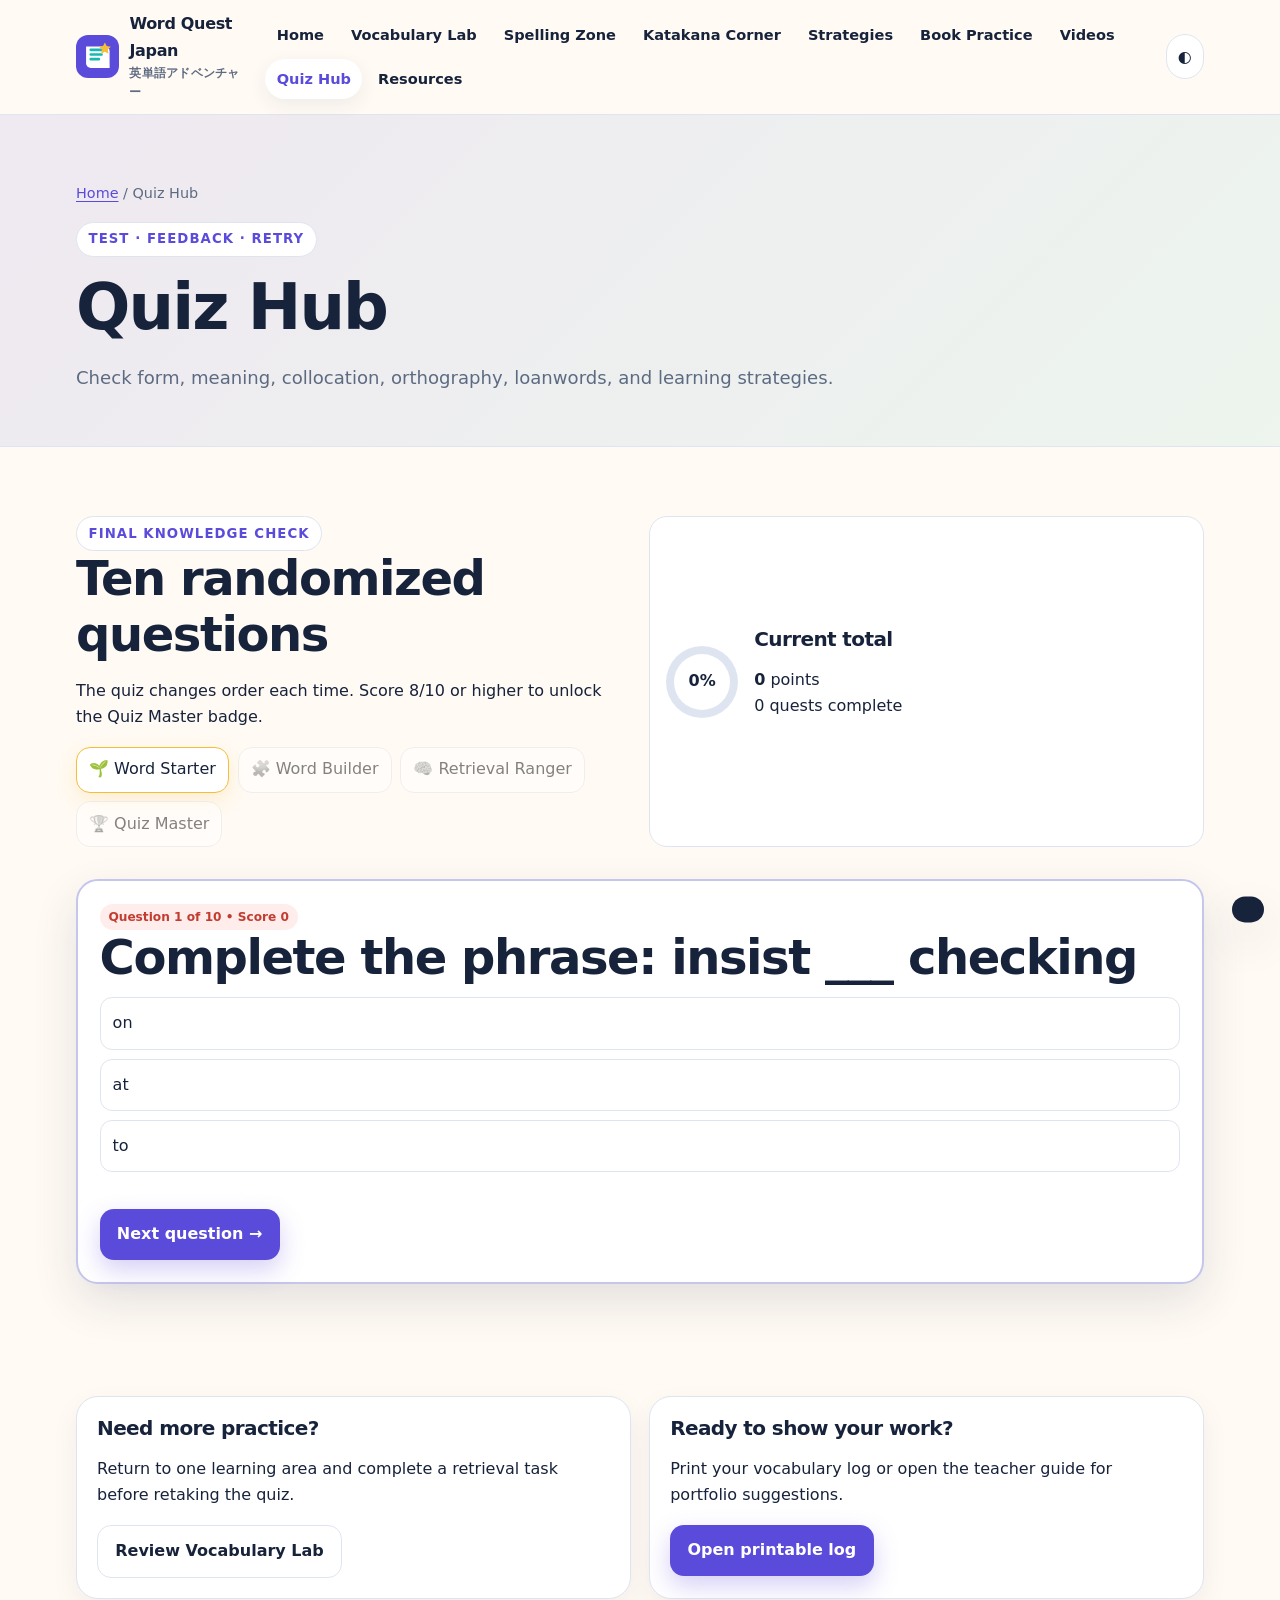
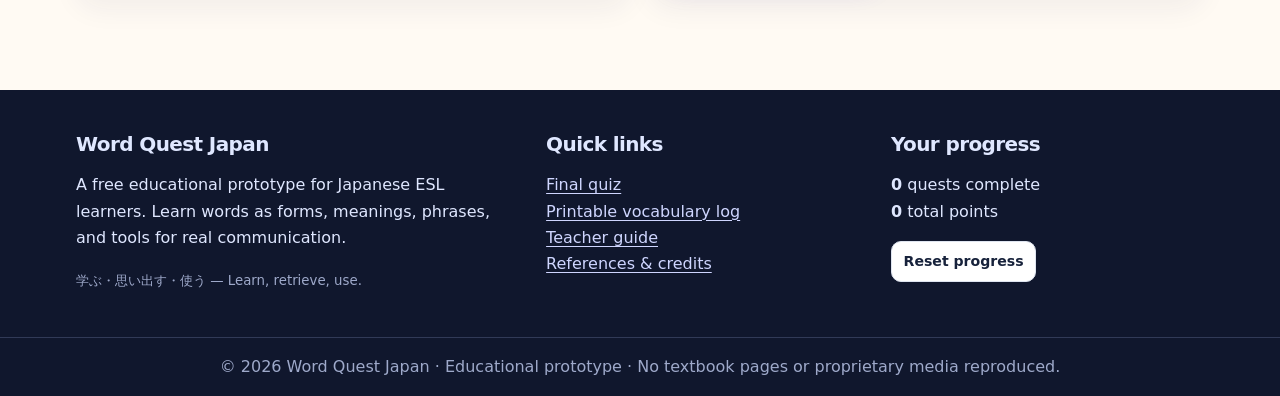
<file: quiz-hub.html>
<!doctype html><html lang="en" data-theme="light"><head><meta charset="utf-8"><meta name="viewport" content="width=device-width,initial-scale=1"><meta name="description" content="Check form, meaning, collocation, orthography, loanwords, and learning strategies."><title>Quiz Hub | Word Quest Japan</title><link rel="icon" href="assets/images/favicon.svg" type="image/svg+xml"><link rel="stylesheet" href="assets/css/style.css"></head><body><a class="skip-link" href="#main">Skip to content</a><header class="site-header"><div class="nav-wrap"><a class="brand" href="index.html"><img src="assets/images/favicon.svg" alt=""><span>Word Quest Japan<small>英単語アドベンチャー</small></span></a><button class="icon-btn menu-btn" aria-expanded="false" aria-label="Open navigation">☰</button><nav class="nav-links" aria-label="Main navigation"><a href="index.html">Home</a><a href="vocabulary-lab.html">Vocabulary Lab</a><a href="spelling-zone.html">Spelling Zone</a><a href="katakana-corner.html">Katakana Corner</a><a href="strategies.html">Strategies</a><a href="oxford-practice.html">Book Practice</a><a href="video-classroom.html">Videos</a><a href="quiz-hub.html" aria-current="page">Quiz Hub</a><a href="resources.html">Resources</a></nav><button class="icon-btn" data-theme-toggle aria-label="Switch light and dark mode">◐</button></div></header><main id="main"><section class="page-hero"><div class="container"><div class="breadcrumbs"><a href="index.html">Home</a> / Quiz Hub</div><span class="eyebrow">Test · feedback · retry</span><h1>Quiz Hub</h1><p class="lead">Check form, meaning, collocation, orthography, loanwords, and learning strategies.</p></div></section><section class="section"><div class="container"><div class="grid grid-2"><div><span class="eyebrow">Final knowledge check</span><h2>Ten randomized questions</h2><p>The quiz changes order each time. Score 8/10 or higher to unlock the Quiz Master badge.</p><div class="badge-row mt-1"><span class="badge unlocked">🌱 Word Starter</span><span class="badge" data-badge data-need="50">🧩 Word Builder</span><span class="badge" data-badge data-need="100">🧠 Retrieval Ranger</span><span class="badge" data-badge data-need="150">🏆 Quiz Master</span></div></div><div class="progress-card"><div class="progress-ring"><span>0%</span></div><div><h3 class="mb-0">Current total</h3><p><strong data-points>0</strong> points<br><span data-progress-count>0</span> quests complete</p></div></div></div><div class="activity mt-2" data-random-quiz data-bank='[{&quot;q&quot;: &quot;Which phrase is natural?&quot;, &quot;options&quot;: [&quot;do a prediction&quot;, &quot;make a prediction&quot;, &quot;create a predict&quot;], &quot;a&quot;: 1, &quot;explain&quot;: &quot;English commonly uses make a prediction.&quot;}, {&quot;q&quot;: &quot;Choose the noun: Please send a quick ____.&quot;, &quot;options&quot;: [&quot;respond&quot;, &quot;response&quot;, &quot;responsive&quot;], &quot;a&quot;: 1, &quot;explain&quot;: &quot;Response is the noun.&quot;}, {&quot;q&quot;: &quot;Which word means easy to know in advance?&quot;, &quot;options&quot;: [&quot;prediction&quot;, &quot;predictable&quot;, &quot;predict&quot;], &quot;a&quot;: 1, &quot;explain&quot;: &quot;Predictable is an adjective.&quot;}, {&quot;q&quot;: &quot;Complete the phrase: insist ___ checking&quot;, &quot;options&quot;: [&quot;on&quot;, &quot;at&quot;, &quot;to&quot;], &quot;a&quot;: 0, &quot;explain&quot;: &quot;Insist on + noun/-ing.&quot;}, {&quot;q&quot;: &quot;Which phrase is most natural?&quot;, &quot;options&quot;: [&quot;heavy rain&quot;, &quot;strong rain&quot;, &quot;powerful rain&quot;], &quot;a&quot;: 0, &quot;explain&quot;: &quot;Heavy rain is the standard collocation.&quot;}, {&quot;q&quot;: &quot;In everyday English, Japanese \u30de\u30f3\u30b7\u30e7\u30f3 is usually...&quot;, &quot;options&quot;: [&quot;a mansion&quot;, &quot;an apartment&quot;, &quot;a hotel&quot;], &quot;a&quot;: 1, &quot;explain&quot;: &quot;Apartment or condominium is usually appropriate.&quot;}, {&quot;q&quot;: &quot;Which spelling is correct?&quot;, &quot;options&quot;: [&quot;comunication&quot;, &quot;communication&quot;, &quot;communicacion&quot;], &quot;a&quot;: 1, &quot;explain&quot;: &quot;Communication has double m.&quot;}, {&quot;q&quot;: &quot;Which is the noun form of communicate?&quot;, &quot;options&quot;: [&quot;communicative&quot;, &quot;communication&quot;, &quot;communicatorly&quot;], &quot;a&quot;: 1, &quot;explain&quot;: &quot;Communication is the common noun.&quot;}, {&quot;q&quot;: &quot;Which phrase sounds positive in a course advertisement?&quot;, &quot;options&quot;: [&quot;a challenging course&quot;, &quot;an arduous course&quot;, &quot;a terrible course&quot;], &quot;a&quot;: 0, &quot;explain&quot;: &quot;Challenging can suggest useful difficulty.&quot;}, {&quot;q&quot;: &quot;Which is a productive retrieval task?&quot;, &quot;options&quot;: [&quot;Reread a word list&quot;, &quot;Choose from visible answers&quot;, &quot;Write the word from a definition&quot;], &quot;a&quot;: 2, &quot;explain&quot;: &quot;Producing a hidden word requires recall.&quot;}, {&quot;q&quot;: &quot;What should you learn with depart?&quot;, &quot;options&quot;: [&quot;only a Japanese translation&quot;, &quot;depart from / depart for&quot;, &quot;one synonym only&quot;], &quot;a&quot;: 1, &quot;explain&quot;: &quot;Grammar and collocation make the word usable.&quot;}, {&quot;q&quot;: &quot;Which review plan uses spacing?&quot;, &quot;options&quot;: [&quot;20 times today only&quot;, &quot;today, tomorrow, day 3, day 7&quot;, &quot;once after two months&quot;], &quot;a&quot;: 1, &quot;explain&quot;: &quot;Increasing intervals support spaced review.&quot;}, {&quot;q&quot;: &quot;Which English word usually means permission?&quot;, &quot;options&quot;: [&quot;consent&quot;, &quot;concent&quot;, &quot;outlet&quot;], &quot;a&quot;: 0, &quot;explain&quot;: &quot;Consent means permission; \u30b3\u30f3\u30bb\u30f3\u30c8 is outlet/socket.&quot;}, {&quot;q&quot;: &quot;The word record changes pronunciation because...&quot;, &quot;options&quot;: [&quot;the spelling changes&quot;, &quot;stress can mark noun/verb differences&quot;, &quot;it is always pronounced the same&quot;], &quot;a&quot;: 1, &quot;explain&quot;: &quot;REcord (noun) and reCORD (verb) differ in stress.&quot;}, {&quot;q&quot;: &quot;Which entry shows deeper vocabulary knowledge?&quot;, &quot;options&quot;: [&quot;hazardous = \u5371\u967a\u306a&quot;, &quot;hazardous conditions + stress + example&quot;, &quot;hazardous copied five times&quot;], &quot;a&quot;: 1, &quot;explain&quot;: &quot;Form, meaning, use, and context create deeper knowledge.&quot;}]' data-complete="final-quiz"><span class="tag orange" data-status></span><h2 data-q></h2><div class="options" data-opts></div><div class="feedback"></div><button class="btn btn-primary" data-next-q>Next question →</button></div></div></section>
<section class="section-sm"><div class="container"><div class="grid grid-2"><div class="card"><h3>Need more practice?</h3><p>Return to one learning area and complete a retrieval task before retaking the quiz.</p><a class="btn btn-secondary" href="vocabulary-lab.html">Review Vocabulary Lab</a></div><div class="card"><h3>Ready to show your work?</h3><p>Print your vocabulary log or open the teacher guide for portfolio suggestions.</p><a class="btn btn-primary" href="printable-log.html">Open printable log</a></div></div></div></section></main><footer class="site-footer"><div class="footer-grid"><div><h3>Word Quest Japan</h3><p>A free educational prototype for Japanese ESL learners. Learn words as forms, meanings, phrases, and tools for real communication.</p><small>学ぶ・思い出す・使う — Learn, retrieve, use.</small></div><div><h3>Quick links</h3><p><a href="quiz-hub.html">Final quiz</a><br><a href="printable-log.html">Printable vocabulary log</a><br><a href="teachers.html">Teacher guide</a><br><a href="references.html">References & credits</a></p></div><div><h3>Your progress</h3><p><strong data-progress-count>0</strong> quests complete<br><strong data-points>0</strong> total points</p><button class="btn btn-small btn-secondary" data-reset>Reset progress</button></div></div><div class="footer-bottom">© 2026 Word Quest Japan · Educational prototype · No textbook pages or proprietary media reproduced.</div></footer><div class="toast" role="status" aria-live="polite"></div><script src="assets/js/main.js"></script><script src="assets/js/activities.js"></script></body></html>
</file>
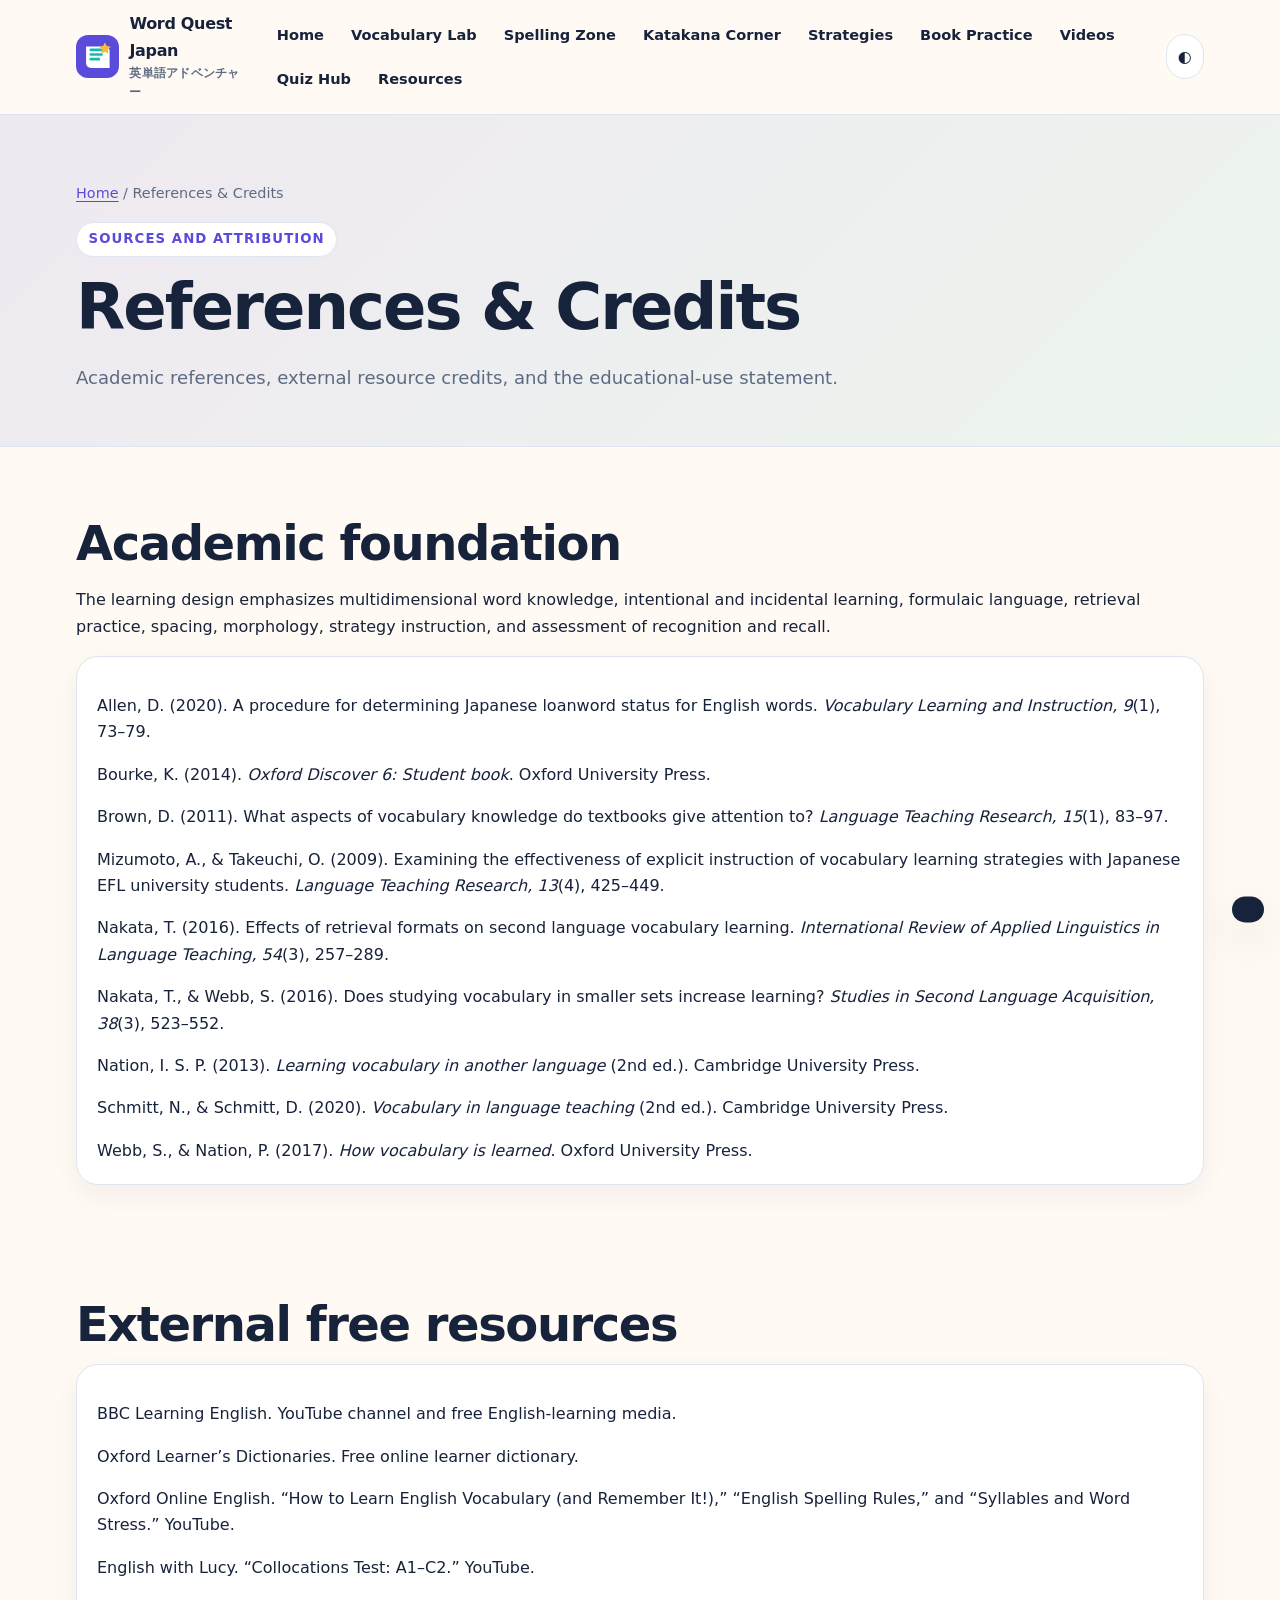
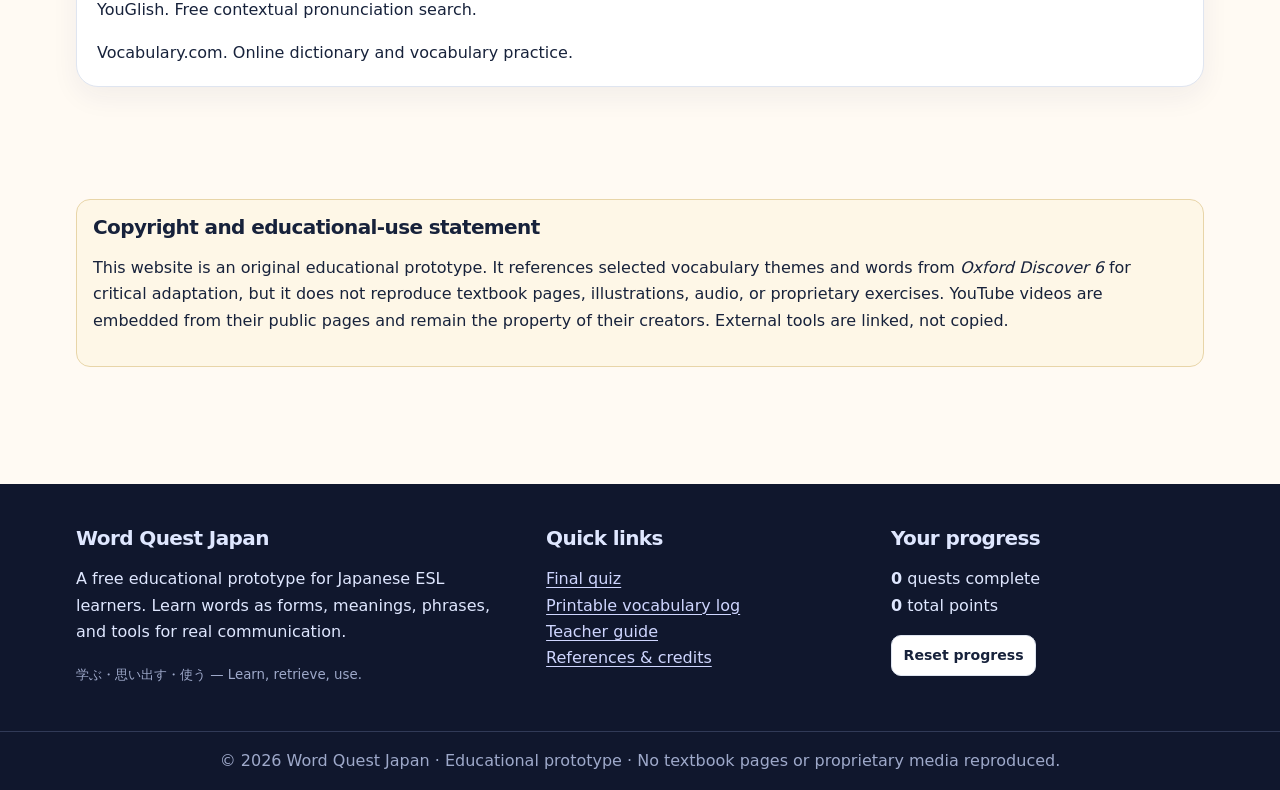
<file: references.html>
<!doctype html><html lang="en" data-theme="light"><head><meta charset="utf-8"><meta name="viewport" content="width=device-width,initial-scale=1"><meta name="description" content="Academic references, external resource credits, and the educational-use statement."><title>References &amp; Credits | Word Quest Japan</title><link rel="icon" href="assets/images/favicon.svg" type="image/svg+xml"><link rel="stylesheet" href="assets/css/style.css"></head><body><a class="skip-link" href="#main">Skip to content</a><header class="site-header"><div class="nav-wrap"><a class="brand" href="index.html"><img src="assets/images/favicon.svg" alt=""><span>Word Quest Japan<small>英単語アドベンチャー</small></span></a><button class="icon-btn menu-btn" aria-expanded="false" aria-label="Open navigation">☰</button><nav class="nav-links" aria-label="Main navigation"><a href="index.html">Home</a><a href="vocabulary-lab.html">Vocabulary Lab</a><a href="spelling-zone.html">Spelling Zone</a><a href="katakana-corner.html">Katakana Corner</a><a href="strategies.html">Strategies</a><a href="oxford-practice.html">Book Practice</a><a href="video-classroom.html">Videos</a><a href="quiz-hub.html">Quiz Hub</a><a href="resources.html">Resources</a></nav><button class="icon-btn" data-theme-toggle aria-label="Switch light and dark mode">◐</button></div></header><main id="main"><section class="page-hero"><div class="container"><div class="breadcrumbs"><a href="index.html">Home</a> / References &amp; Credits</div><span class="eyebrow">Sources and attribution</span><h1>References & Credits</h1><p class="lead">Academic references, external resource credits, and the educational-use statement.</p></div></section><section class="section"><div class="container"><h2>Academic foundation</h2><p>The learning design emphasizes multidimensional word knowledge, intentional and incidental learning, formulaic language, retrieval practice, spacing, morphology, strategy instruction, and assessment of recognition and recall.</p><div class="card"><p>Allen, D. (2020). A procedure for determining Japanese loanword status for English words. <em>Vocabulary Learning and Instruction, 9</em>(1), 73–79.</p><p>Bourke, K. (2014). <em>Oxford Discover 6: Student book</em>. Oxford University Press.</p><p>Brown, D. (2011). What aspects of vocabulary knowledge do textbooks give attention to? <em>Language Teaching Research, 15</em>(1), 83–97.</p><p>Mizumoto, A., & Takeuchi, O. (2009). Examining the effectiveness of explicit instruction of vocabulary learning strategies with Japanese EFL university students. <em>Language Teaching Research, 13</em>(4), 425–449.</p><p>Nakata, T. (2016). Effects of retrieval formats on second language vocabulary learning. <em>International Review of Applied Linguistics in Language Teaching, 54</em>(3), 257–289.</p><p>Nakata, T., & Webb, S. (2016). Does studying vocabulary in smaller sets increase learning? <em>Studies in Second Language Acquisition, 38</em>(3), 523–552.</p><p>Nation, I. S. P. (2013). <em>Learning vocabulary in another language</em> (2nd ed.). Cambridge University Press.</p><p>Schmitt, N., & Schmitt, D. (2020). <em>Vocabulary in language teaching</em> (2nd ed.). Cambridge University Press.</p><p>Webb, S., & Nation, P. (2017). <em>How vocabulary is learned</em>. Oxford University Press.</p></div></div></section>
<section class="section-sm"><div class="container"><h2>External free resources</h2><div class="card"><p>BBC Learning English. YouTube channel and free English-learning media.</p><p>Oxford Learner’s Dictionaries. Free online learner dictionary.</p><p>Oxford Online English. “How to Learn English Vocabulary (and Remember It!),” “English Spelling Rules,” and “Syllables and Word Stress.” YouTube.</p><p>English with Lucy. “Collocations Test: A1–C2.” YouTube.</p><p>YouGlish. Free contextual pronunciation search.</p><p>Vocabulary.com. Online dictionary and vocabulary practice.</p></div></div></section>
<section class="section"><div class="container"><div class="note-box"><h3>Copyright and educational-use statement</h3><p>This website is an original educational prototype. It references selected vocabulary themes and words from <em>Oxford Discover 6</em> for critical adaptation, but it does not reproduce textbook pages, illustrations, audio, or proprietary exercises. YouTube videos are embedded from their public pages and remain the property of their creators. External tools are linked, not copied.</p></div></div></section></main><footer class="site-footer"><div class="footer-grid"><div><h3>Word Quest Japan</h3><p>A free educational prototype for Japanese ESL learners. Learn words as forms, meanings, phrases, and tools for real communication.</p><small>学ぶ・思い出す・使う — Learn, retrieve, use.</small></div><div><h3>Quick links</h3><p><a href="quiz-hub.html">Final quiz</a><br><a href="printable-log.html">Printable vocabulary log</a><br><a href="teachers.html">Teacher guide</a><br><a href="references.html">References & credits</a></p></div><div><h3>Your progress</h3><p><strong data-progress-count>0</strong> quests complete<br><strong data-points>0</strong> total points</p><button class="btn btn-small btn-secondary" data-reset>Reset progress</button></div></div><div class="footer-bottom">© 2026 Word Quest Japan · Educational prototype · No textbook pages or proprietary media reproduced.</div></footer><div class="toast" role="status" aria-live="polite"></div><script src="assets/js/main.js"></script><script src="assets/js/activities.js"></script></body></html>
</file>
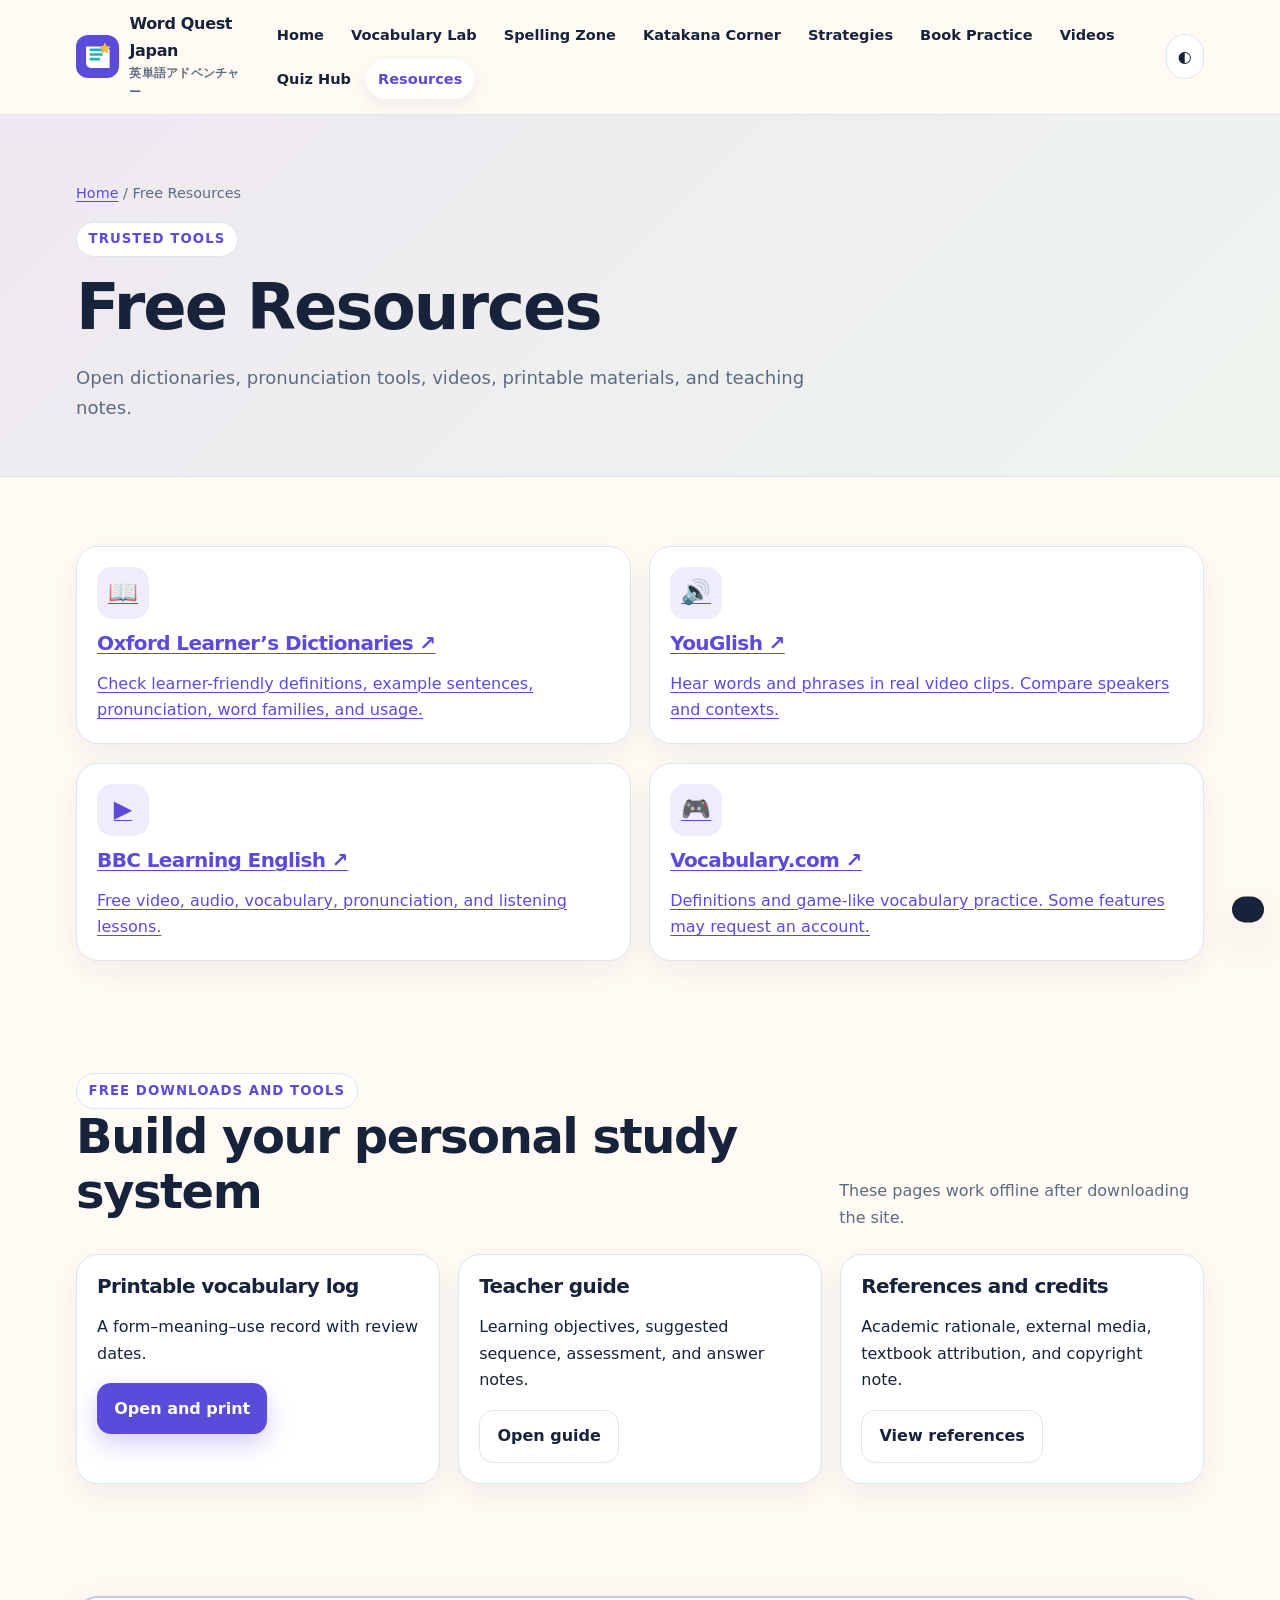
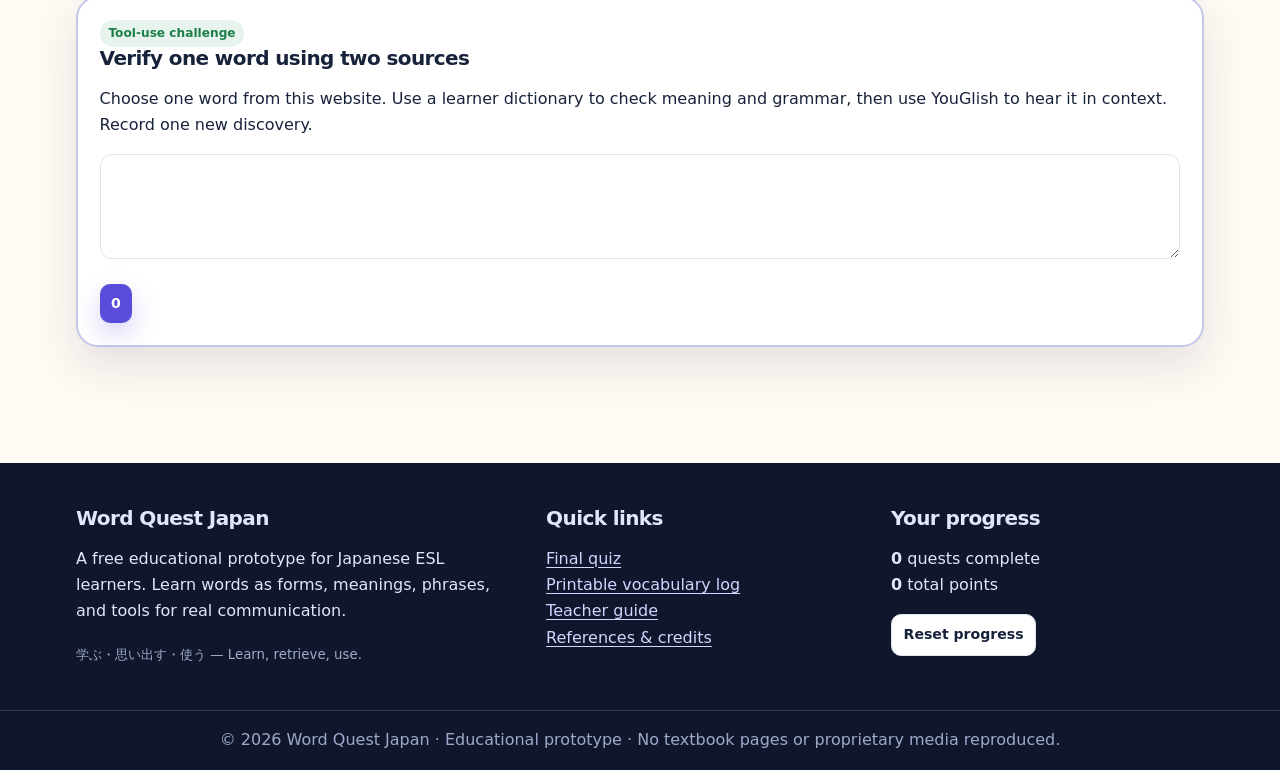
<file: resources.html>
<!doctype html><html lang="en" data-theme="light"><head><meta charset="utf-8"><meta name="viewport" content="width=device-width,initial-scale=1"><meta name="description" content="Open dictionaries, pronunciation tools, videos, printable materials, and teaching notes."><title>Free Resources | Word Quest Japan</title><link rel="icon" href="assets/images/favicon.svg" type="image/svg+xml"><link rel="stylesheet" href="assets/css/style.css"></head><body><a class="skip-link" href="#main">Skip to content</a><header class="site-header"><div class="nav-wrap"><a class="brand" href="index.html"><img src="assets/images/favicon.svg" alt=""><span>Word Quest Japan<small>英単語アドベンチャー</small></span></a><button class="icon-btn menu-btn" aria-expanded="false" aria-label="Open navigation">☰</button><nav class="nav-links" aria-label="Main navigation"><a href="index.html">Home</a><a href="vocabulary-lab.html">Vocabulary Lab</a><a href="spelling-zone.html">Spelling Zone</a><a href="katakana-corner.html">Katakana Corner</a><a href="strategies.html">Strategies</a><a href="oxford-practice.html">Book Practice</a><a href="video-classroom.html">Videos</a><a href="quiz-hub.html">Quiz Hub</a><a href="resources.html" aria-current="page">Resources</a></nav><button class="icon-btn" data-theme-toggle aria-label="Switch light and dark mode">◐</button></div></header><main id="main"><section class="page-hero"><div class="container"><div class="breadcrumbs"><a href="index.html">Home</a> / Free Resources</div><span class="eyebrow">Trusted tools</span><h1>Free Resources</h1><p class="lead">Open dictionaries, pronunciation tools, videos, printable materials, and teaching notes.</p></div></section><section class="section"><div class="container"><div class="grid grid-2"><a class="card" href="https://www.oxfordlearnersdictionaries.com/" target="_blank" rel="noopener"><div class="card-icon">📖</div><h3>Oxford Learner’s Dictionaries ↗</h3><p>Check learner-friendly definitions, example sentences, pronunciation, word families, and usage.</p></a><a class="card" href="https://youglish.com/" target="_blank" rel="noopener"><div class="card-icon">🔊</div><h3>YouGlish ↗</h3><p>Hear words and phrases in real video clips. Compare speakers and contexts.</p></a><a class="card" href="https://www.youtube.com/@bbclearningenglish" target="_blank" rel="noopener"><div class="card-icon">▶️</div><h3>BBC Learning English ↗</h3><p>Free video, audio, vocabulary, pronunciation, and listening lessons.</p></a><a class="card" href="https://www.vocabulary.com/" target="_blank" rel="noopener"><div class="card-icon">🎮</div><h3>Vocabulary.com ↗</h3><p>Definitions and game-like vocabulary practice. Some features may request an account.</p></a></div></div></section>
<section class="section-sm"><div class="container"><div class="section-head"><div><span class="eyebrow">Free downloads and tools</span><h2>Build your personal study system</h2></div><p>These pages work offline after downloading the site.</p></div><div class="grid grid-3"><div class="card"><h3>Printable vocabulary log</h3><p>A form–meaning–use record with review dates.</p><a class="btn btn-primary" href="printable-log.html">Open and print</a></div><div class="card"><h3>Teacher guide</h3><p>Learning objectives, suggested sequence, assessment, and answer notes.</p><a class="btn btn-secondary" href="teachers.html">Open guide</a></div><div class="card"><h3>References and credits</h3><p>Academic rationale, external media, textbook attribution, and copyright note.</p><a class="btn btn-secondary" href="references.html">View references</a></div></div></div></section>
<section class="section"><div class="container"><div class="activity"><span class="tag green">Tool-use challenge</span><h3>Verify one word using two sources</h3><p>Choose one word from this website. Use a learner dictionary to check meaning and grammar, then use YouGlish to hear it in context. Record one new discovery.</p><textarea data-save-note="resource-discovery"></textarea><button class="btn btn-primary btn-small mt-1" data-complete="resource-check" data-points="15">Complete resource quest</button></div></div></section></main><footer class="site-footer"><div class="footer-grid"><div><h3>Word Quest Japan</h3><p>A free educational prototype for Japanese ESL learners. Learn words as forms, meanings, phrases, and tools for real communication.</p><small>学ぶ・思い出す・使う — Learn, retrieve, use.</small></div><div><h3>Quick links</h3><p><a href="quiz-hub.html">Final quiz</a><br><a href="printable-log.html">Printable vocabulary log</a><br><a href="teachers.html">Teacher guide</a><br><a href="references.html">References & credits</a></p></div><div><h3>Your progress</h3><p><strong data-progress-count>0</strong> quests complete<br><strong data-points>0</strong> total points</p><button class="btn btn-small btn-secondary" data-reset>Reset progress</button></div></div><div class="footer-bottom">© 2026 Word Quest Japan · Educational prototype · No textbook pages or proprietary media reproduced.</div></footer><div class="toast" role="status" aria-live="polite"></div><script src="assets/js/main.js"></script><script src="assets/js/activities.js"></script></body></html>
</file>
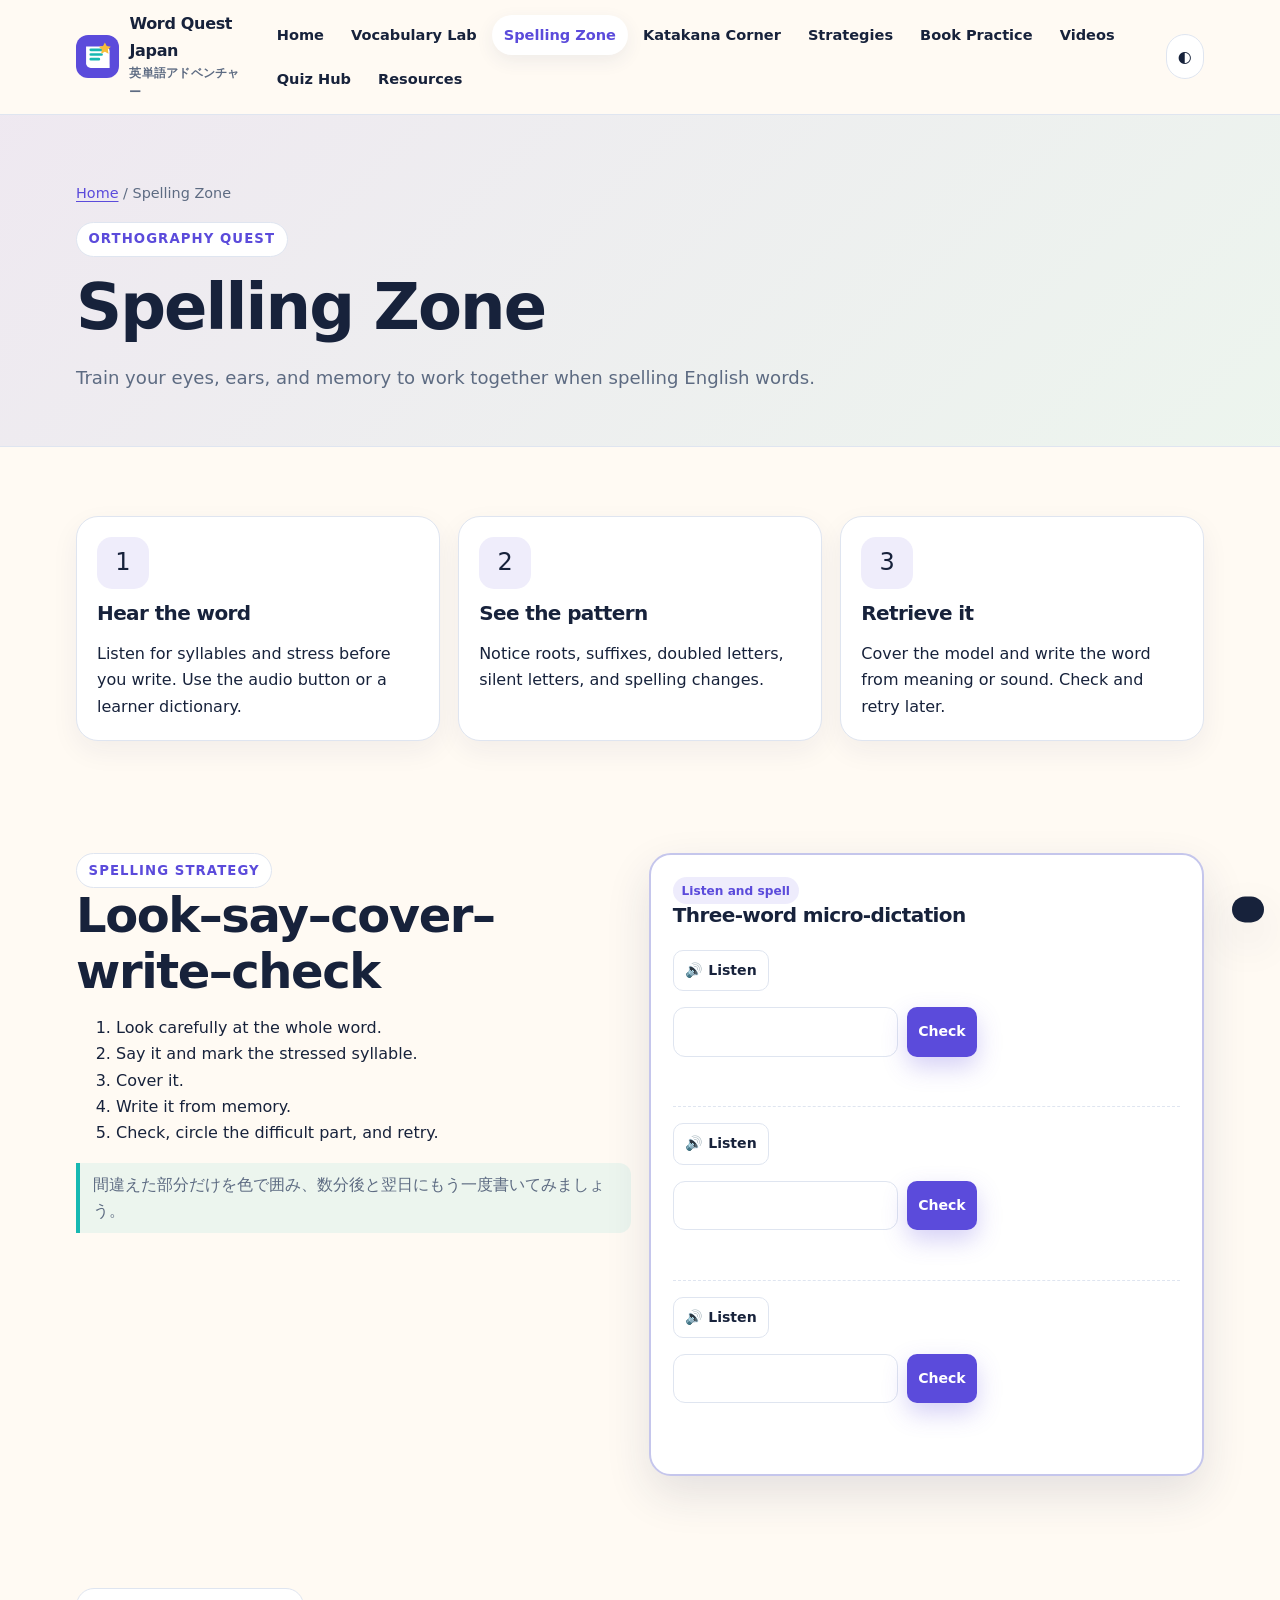
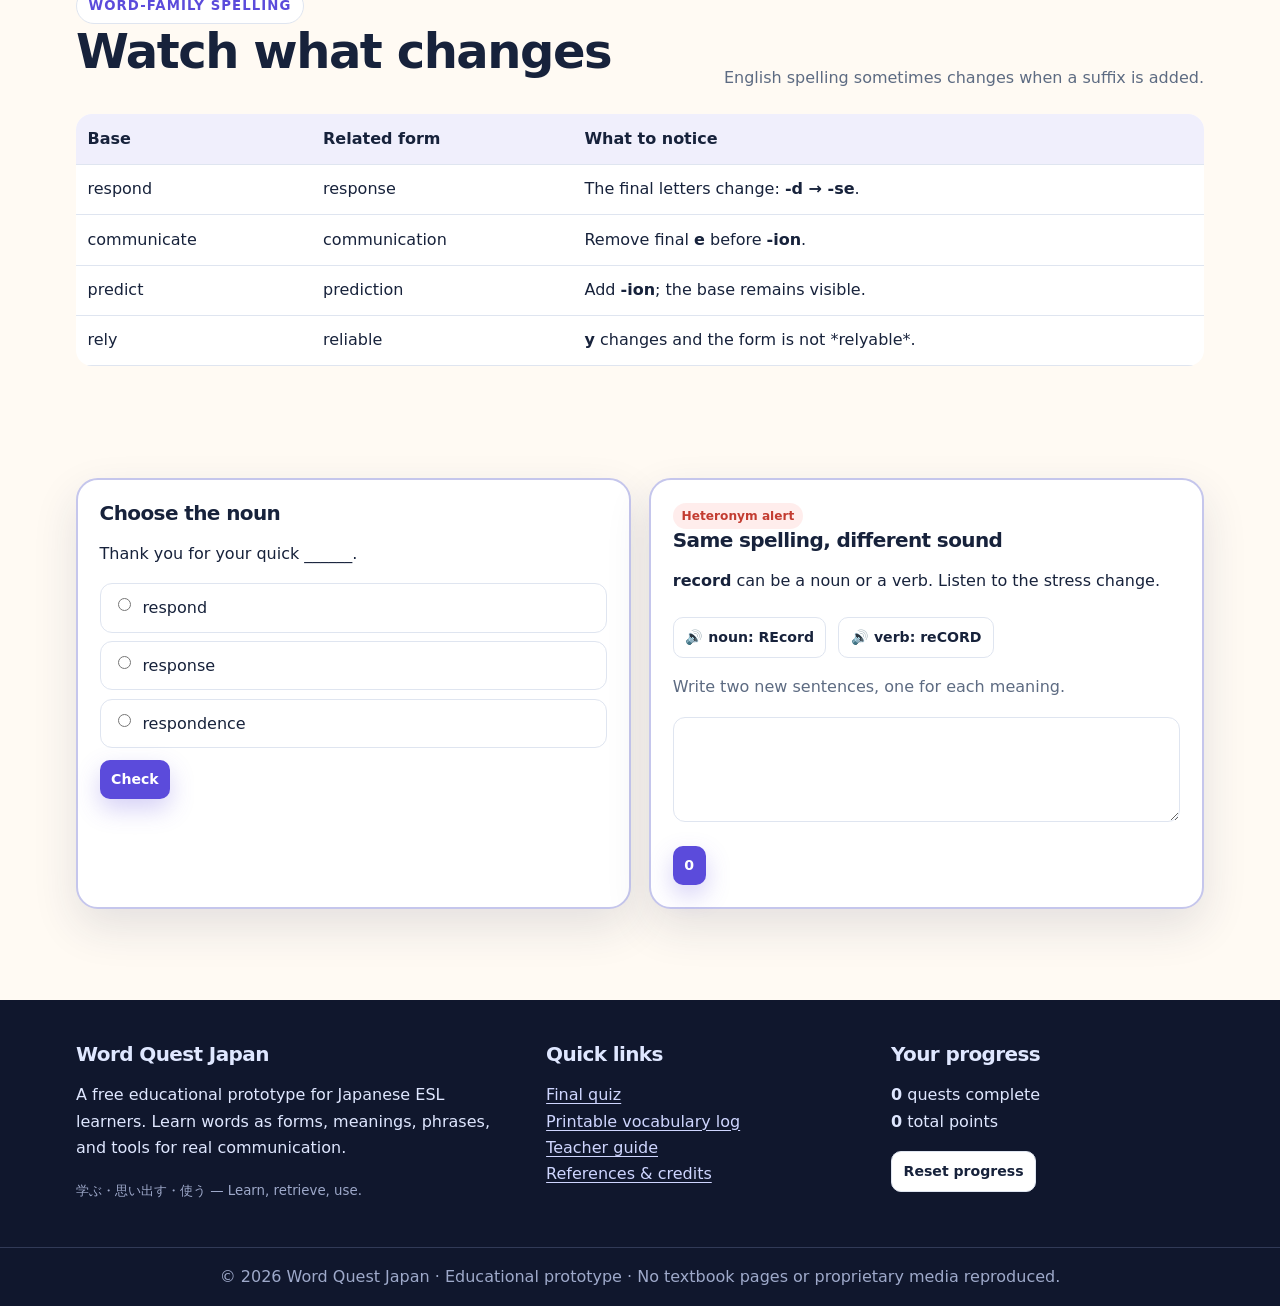
<file: spelling-zone.html>
<!doctype html><html lang="en" data-theme="light"><head><meta charset="utf-8"><meta name="viewport" content="width=device-width,initial-scale=1"><meta name="description" content="Train your eyes, ears, and memory to work together when spelling English words."><title>Spelling Zone | Word Quest Japan</title><link rel="icon" href="assets/images/favicon.svg" type="image/svg+xml"><link rel="stylesheet" href="assets/css/style.css"></head><body><a class="skip-link" href="#main">Skip to content</a><header class="site-header"><div class="nav-wrap"><a class="brand" href="index.html"><img src="assets/images/favicon.svg" alt=""><span>Word Quest Japan<small>英単語アドベンチャー</small></span></a><button class="icon-btn menu-btn" aria-expanded="false" aria-label="Open navigation">☰</button><nav class="nav-links" aria-label="Main navigation"><a href="index.html">Home</a><a href="vocabulary-lab.html">Vocabulary Lab</a><a href="spelling-zone.html" aria-current="page">Spelling Zone</a><a href="katakana-corner.html">Katakana Corner</a><a href="strategies.html">Strategies</a><a href="oxford-practice.html">Book Practice</a><a href="video-classroom.html">Videos</a><a href="quiz-hub.html">Quiz Hub</a><a href="resources.html">Resources</a></nav><button class="icon-btn" data-theme-toggle aria-label="Switch light and dark mode">◐</button></div></header><main id="main"><section class="page-hero"><div class="container"><div class="breadcrumbs"><a href="index.html">Home</a> / Spelling Zone</div><span class="eyebrow">Orthography quest</span><h1>Spelling Zone</h1><p class="lead">Train your eyes, ears, and memory to work together when spelling English words.</p></div></section><section class="section"><div class="container"><div class="grid grid-3"><div class="card"><div class="card-icon">1</div><h3>Hear the word</h3><p>Listen for syllables and stress before you write. Use the audio button or a learner dictionary.</p></div><div class="card"><div class="card-icon">2</div><h3>See the pattern</h3><p>Notice roots, suffixes, doubled letters, silent letters, and spelling changes.</p></div><div class="card"><div class="card-icon">3</div><h3>Retrieve it</h3><p>Cover the model and write the word from meaning or sound. Check and retry later.</p></div></div></div></section>
<section class="section-sm"><div class="container"><div class="grid grid-2"><div><span class="eyebrow">Spelling strategy</span><h2>Look–say–cover–write–check</h2><ol><li>Look carefully at the whole word.</li><li>Say it and mark the stressed syllable.</li><li>Cover it.</li><li>Write it from memory.</li><li>Check, circle the difficult part, and retry.</li></ol><p class="jp-support" lang="ja">間違えた部分だけを色で囲み、数分後と翌日にもう一度書いてみましょう。</p></div><div class="activity"><span class="tag">Listen and spell</span><h3>Three-word micro-dictation</h3><div class="question" data-typing data-answers="hazardous"><button class="btn btn-secondary btn-small" data-speak="hazardous">🔊 Listen</button><div class="input-row mt-1"><input aria-label="Spell word one"><button class="btn btn-primary btn-small" data-check>Check</button></div><div class="feedback"></div></div><div class="question" data-typing data-answers="skeptical|sceptical"><button class="btn btn-secondary btn-small" data-speak="skeptical">🔊 Listen</button><div class="input-row mt-1"><input aria-label="Spell word two"><button class="btn btn-primary btn-small" data-check>Check</button></div><div class="feedback"></div></div><div class="question" data-typing data-answers="communication" data-complete="micro-dictation"><button class="btn btn-secondary btn-small" data-speak="communication">🔊 Listen</button><div class="input-row mt-1"><input aria-label="Spell word three"><button class="btn btn-primary btn-small" data-check>Check</button></div><div class="feedback"></div></div></div></div></div></section>
<section class="section"><div class="container"><div class="section-head"><div><span class="eyebrow">Word-family spelling</span><h2>Watch what changes</h2></div><p>English spelling sometimes changes when a suffix is added.</p></div><div class="table-wrap"><table><thead><tr><th>Base</th><th>Related form</th><th>What to notice</th></tr></thead><tbody><tr><td>respond</td><td>response</td><td>The final letters change: <strong>-d → -se</strong>.</td></tr><tr><td>communicate</td><td>communication</td><td>Remove final <strong>e</strong> before <strong>-ion</strong>.</td></tr><tr><td>predict</td><td>prediction</td><td>Add <strong>-ion</strong>; the base remains visible.</td></tr><tr><td>rely</td><td>reliable</td><td><strong>y</strong> changes and the form is not *relyable*.</td></tr></tbody></table></div></div></section>
<section class="section-sm"><div class="container"><div class="grid grid-2"><div class="activity" data-mcq data-answer="response" data-hint="The noun of respond has a spelling change." data-complete="spelling-family"><h3>Choose the noun</h3><p>Thank you for your quick ______.</p><div class="options"><label class="option"><input type="radio" name="sp1" value="respond"> respond</label><label class="option"><input type="radio" name="sp1" value="response"> response</label><label class="option"><input type="radio" name="sp1" value="respondence"> respondence</label></div><button class="btn btn-primary btn-small" data-check>Check</button><div class="feedback"></div></div><div class="activity"><span class="tag orange">Heteronym alert</span><h3>Same spelling, different sound</h3><p><strong>record</strong> can be a noun or a verb. Listen to the stress change.</p><div class="cta-row"><button class="btn btn-secondary btn-small" data-speak="This is a new record.">🔊 noun: REcord</button><button class="btn btn-secondary btn-small" data-speak="Please record the interview.">🔊 verb: reCORD</button></div><p class="muted">Write two new sentences, one for each meaning.</p><textarea data-save-note="heteronym-record"></textarea><button class="btn btn-primary btn-small mt-1" data-complete="heteronym" data-points="10">Complete heteronym quest</button></div></div></div></section></main><footer class="site-footer"><div class="footer-grid"><div><h3>Word Quest Japan</h3><p>A free educational prototype for Japanese ESL learners. Learn words as forms, meanings, phrases, and tools for real communication.</p><small>学ぶ・思い出す・使う — Learn, retrieve, use.</small></div><div><h3>Quick links</h3><p><a href="quiz-hub.html">Final quiz</a><br><a href="printable-log.html">Printable vocabulary log</a><br><a href="teachers.html">Teacher guide</a><br><a href="references.html">References & credits</a></p></div><div><h3>Your progress</h3><p><strong data-progress-count>0</strong> quests complete<br><strong data-points>0</strong> total points</p><button class="btn btn-small btn-secondary" data-reset>Reset progress</button></div></div><div class="footer-bottom">© 2026 Word Quest Japan · Educational prototype · No textbook pages or proprietary media reproduced.</div></footer><div class="toast" role="status" aria-live="polite"></div><script src="assets/js/main.js"></script><script src="assets/js/activities.js"></script></body></html>
</file>
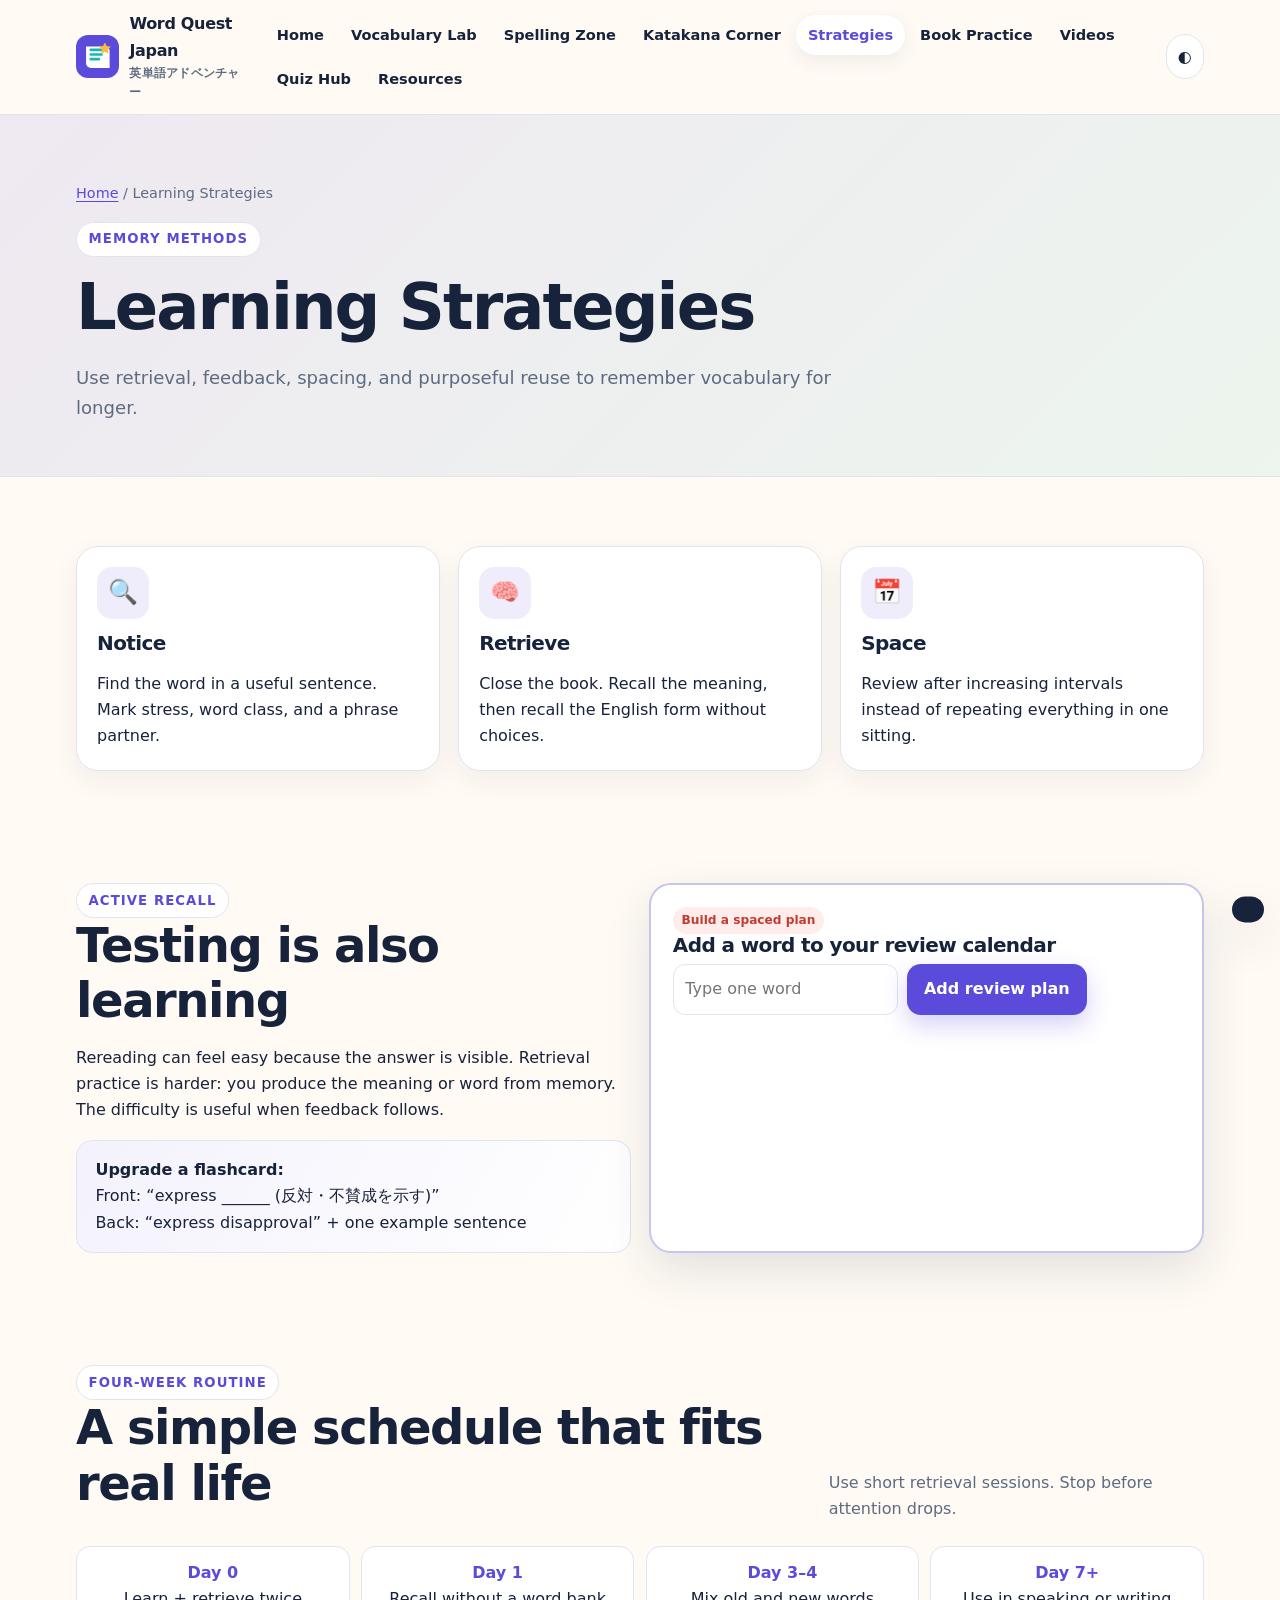
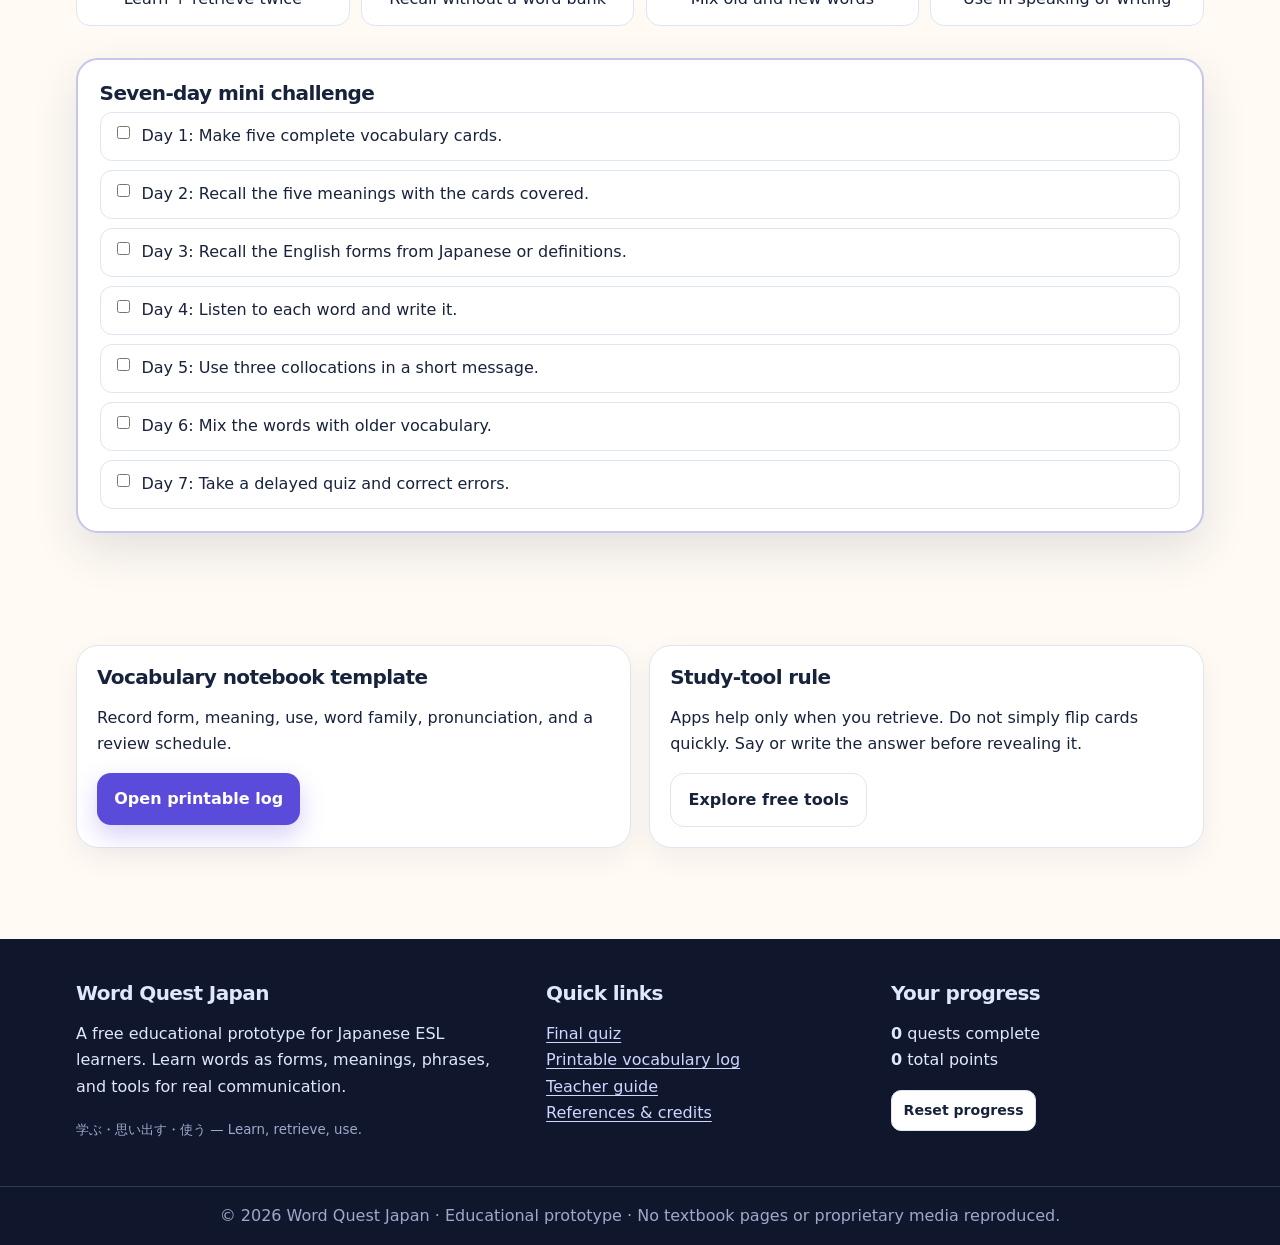
<file: strategies.html>
<!doctype html><html lang="en" data-theme="light"><head><meta charset="utf-8"><meta name="viewport" content="width=device-width,initial-scale=1"><meta name="description" content="Use retrieval, feedback, spacing, and purposeful reuse to remember vocabulary for longer."><title>Learning Strategies | Word Quest Japan</title><link rel="icon" href="assets/images/favicon.svg" type="image/svg+xml"><link rel="stylesheet" href="assets/css/style.css"></head><body><a class="skip-link" href="#main">Skip to content</a><header class="site-header"><div class="nav-wrap"><a class="brand" href="index.html"><img src="assets/images/favicon.svg" alt=""><span>Word Quest Japan<small>英単語アドベンチャー</small></span></a><button class="icon-btn menu-btn" aria-expanded="false" aria-label="Open navigation">☰</button><nav class="nav-links" aria-label="Main navigation"><a href="index.html">Home</a><a href="vocabulary-lab.html">Vocabulary Lab</a><a href="spelling-zone.html">Spelling Zone</a><a href="katakana-corner.html">Katakana Corner</a><a href="strategies.html" aria-current="page">Strategies</a><a href="oxford-practice.html">Book Practice</a><a href="video-classroom.html">Videos</a><a href="quiz-hub.html">Quiz Hub</a><a href="resources.html">Resources</a></nav><button class="icon-btn" data-theme-toggle aria-label="Switch light and dark mode">◐</button></div></header><main id="main"><section class="page-hero"><div class="container"><div class="breadcrumbs"><a href="index.html">Home</a> / Learning Strategies</div><span class="eyebrow">Memory methods</span><h1>Learning Strategies</h1><p class="lead">Use retrieval, feedback, spacing, and purposeful reuse to remember vocabulary for longer.</p></div></section><section class="section"><div class="container"><div class="grid grid-3"><div class="card"><div class="card-icon">🔍</div><h3>Notice</h3><p>Find the word in a useful sentence. Mark stress, word class, and a phrase partner.</p></div><div class="card"><div class="card-icon">🧠</div><h3>Retrieve</h3><p>Close the book. Recall the meaning, then recall the English form without choices.</p></div><div class="card"><div class="card-icon">📅</div><h3>Space</h3><p>Review after increasing intervals instead of repeating everything in one sitting.</p></div></div></div></section>
<section class="section-sm"><div class="container"><div class="grid grid-2"><div><span class="eyebrow">Active recall</span><h2>Testing is also learning</h2><p>Rereading can feel easy because the answer is visible. Retrieval practice is harder: you produce the meaning or word from memory. The difficulty is useful when feedback follows.</p><div class="callout"><strong>Upgrade a flashcard:</strong><br>Front: “express ______ (反対・不賛成を示す)”<br>Back: “express disapproval” + one example sentence</div></div><div class="activity" data-planner><span class="tag orange">Build a spaced plan</span><h3>Add a word to your review calendar</h3><div class="input-row"><input data-word placeholder="Type one word"><button class="btn btn-primary" data-add-word>Add review plan</button></div><div data-plan-list class="grid mt-1"></div></div></div></div></section>
<section class="section"><div class="container"><div class="section-head"><div><span class="eyebrow">Four-week routine</span><h2>A simple schedule that fits real life</h2></div><p>Use short retrieval sessions. Stop before attention drops.</p></div><div class="timeline"><div class="step"><b>Day 0</b>Learn + retrieve twice</div><div class="step"><b>Day 1</b>Recall without a word bank</div><div class="step"><b>Day 3–4</b>Mix old and new words</div><div class="step"><b>Day 7+</b>Use in speaking or writing</div></div><div class="activity mt-2" data-checklist="strategy-week"><h3>Seven-day mini challenge</h3><div class="checklist"><label><input type="checkbox"> Day 1: Make five complete vocabulary cards.</label><label><input type="checkbox"> Day 2: Recall the five meanings with the cards covered.</label><label><input type="checkbox"> Day 3: Recall the English forms from Japanese or definitions.</label><label><input type="checkbox"> Day 4: Listen to each word and write it.</label><label><input type="checkbox"> Day 5: Use three collocations in a short message.</label><label><input type="checkbox"> Day 6: Mix the words with older vocabulary.</label><label><input type="checkbox"> Day 7: Take a delayed quiz and correct errors.</label></div></div></div></section>
<section class="section-sm"><div class="container"><div class="grid grid-2"><div class="card"><h3>Vocabulary notebook template</h3><p>Record form, meaning, use, word family, pronunciation, and a review schedule.</p><a class="btn btn-primary" href="printable-log.html">Open printable log</a></div><div class="card"><h3>Study-tool rule</h3><p>Apps help only when you retrieve. Do not simply flip cards quickly. Say or write the answer before revealing it.</p><a class="btn btn-secondary" href="resources.html">Explore free tools</a></div></div></div></section></main><footer class="site-footer"><div class="footer-grid"><div><h3>Word Quest Japan</h3><p>A free educational prototype for Japanese ESL learners. Learn words as forms, meanings, phrases, and tools for real communication.</p><small>学ぶ・思い出す・使う — Learn, retrieve, use.</small></div><div><h3>Quick links</h3><p><a href="quiz-hub.html">Final quiz</a><br><a href="printable-log.html">Printable vocabulary log</a><br><a href="teachers.html">Teacher guide</a><br><a href="references.html">References & credits</a></p></div><div><h3>Your progress</h3><p><strong data-progress-count>0</strong> quests complete<br><strong data-points>0</strong> total points</p><button class="btn btn-small btn-secondary" data-reset>Reset progress</button></div></div><div class="footer-bottom">© 2026 Word Quest Japan · Educational prototype · No textbook pages or proprietary media reproduced.</div></footer><div class="toast" role="status" aria-live="polite"></div><script src="assets/js/main.js"></script><script src="assets/js/activities.js"></script></body></html>
</file>
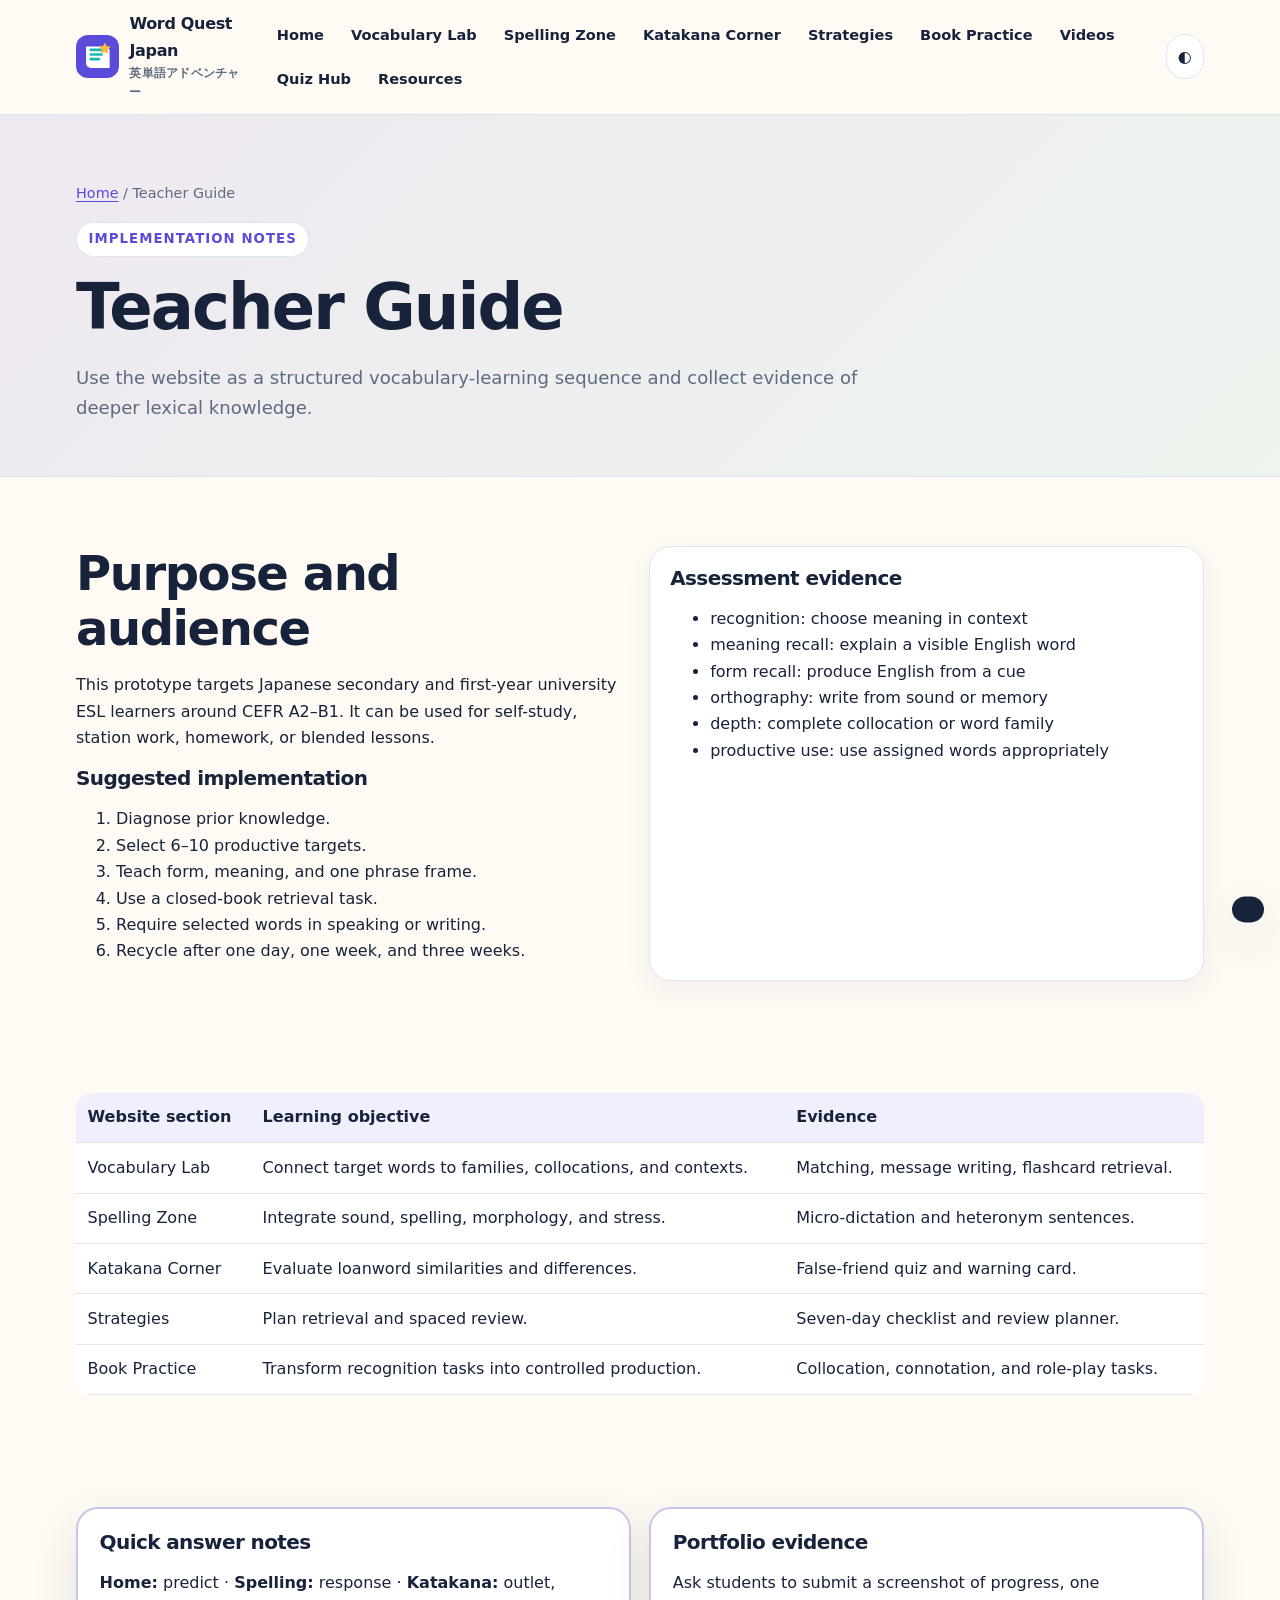
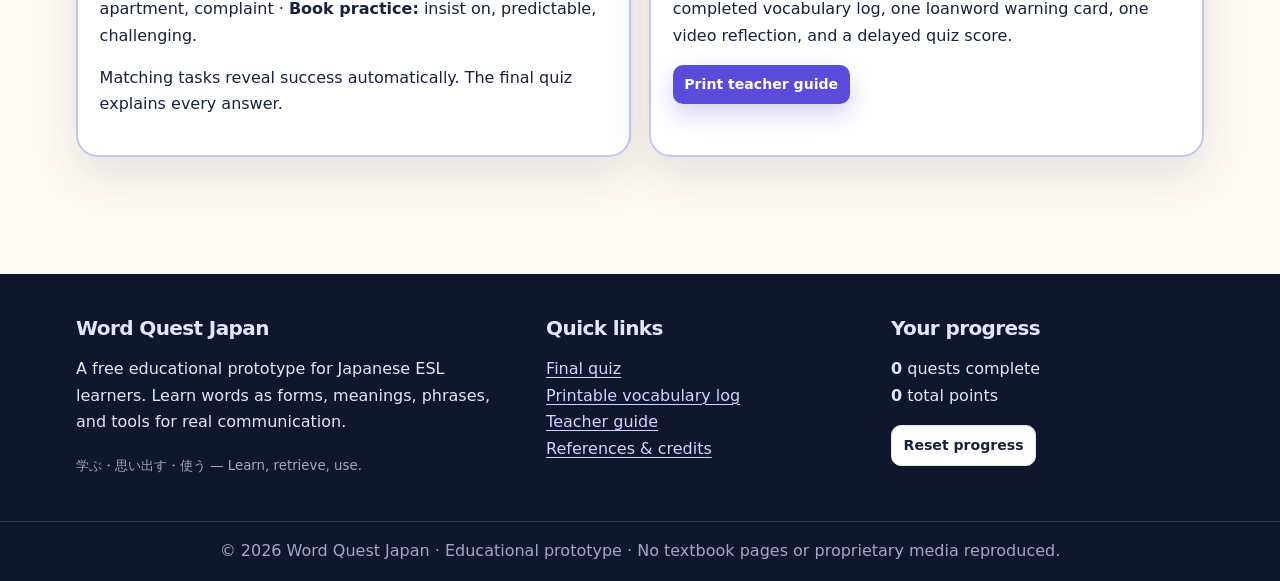
<file: teachers.html>
<!doctype html><html lang="en" data-theme="light"><head><meta charset="utf-8"><meta name="viewport" content="width=device-width,initial-scale=1"><meta name="description" content="Use the website as a structured vocabulary-learning sequence and collect evidence of deeper lexical knowledge."><title>Teacher Guide | Word Quest Japan</title><link rel="icon" href="assets/images/favicon.svg" type="image/svg+xml"><link rel="stylesheet" href="assets/css/style.css"></head><body><a class="skip-link" href="#main">Skip to content</a><header class="site-header"><div class="nav-wrap"><a class="brand" href="index.html"><img src="assets/images/favicon.svg" alt=""><span>Word Quest Japan<small>英単語アドベンチャー</small></span></a><button class="icon-btn menu-btn" aria-expanded="false" aria-label="Open navigation">☰</button><nav class="nav-links" aria-label="Main navigation"><a href="index.html">Home</a><a href="vocabulary-lab.html">Vocabulary Lab</a><a href="spelling-zone.html">Spelling Zone</a><a href="katakana-corner.html">Katakana Corner</a><a href="strategies.html">Strategies</a><a href="oxford-practice.html">Book Practice</a><a href="video-classroom.html">Videos</a><a href="quiz-hub.html">Quiz Hub</a><a href="resources.html">Resources</a></nav><button class="icon-btn" data-theme-toggle aria-label="Switch light and dark mode">◐</button></div></header><main id="main"><section class="page-hero"><div class="container"><div class="breadcrumbs"><a href="index.html">Home</a> / Teacher Guide</div><span class="eyebrow">Implementation notes</span><h1>Teacher Guide</h1><p class="lead">Use the website as a structured vocabulary-learning sequence and collect evidence of deeper lexical knowledge.</p></div></section><section class="section"><div class="container"><div class="grid grid-2"><div><h2>Purpose and audience</h2><p>This prototype targets Japanese secondary and first-year university ESL learners around CEFR A2–B1. It can be used for self-study, station work, homework, or blended lessons.</p><h3>Suggested implementation</h3><ol><li>Diagnose prior knowledge.</li><li>Select 6–10 productive targets.</li><li>Teach form, meaning, and one phrase frame.</li><li>Use a closed-book retrieval task.</li><li>Require selected words in speaking or writing.</li><li>Recycle after one day, one week, and three weeks.</li></ol></div><div class="card"><h3>Assessment evidence</h3><ul><li>recognition: choose meaning in context</li><li>meaning recall: explain a visible English word</li><li>form recall: produce English from a cue</li><li>orthography: write from sound or memory</li><li>depth: complete collocation or word family</li><li>productive use: use assigned words appropriately</li></ul></div></div></div></section>
<section class="section-sm"><div class="container"><div class="table-wrap"><table><thead><tr><th>Website section</th><th>Learning objective</th><th>Evidence</th></tr></thead><tbody><tr><td>Vocabulary Lab</td><td>Connect target words to families, collocations, and contexts.</td><td>Matching, message writing, flashcard retrieval.</td></tr><tr><td>Spelling Zone</td><td>Integrate sound, spelling, morphology, and stress.</td><td>Micro-dictation and heteronym sentences.</td></tr><tr><td>Katakana Corner</td><td>Evaluate loanword similarities and differences.</td><td>False-friend quiz and warning card.</td></tr><tr><td>Strategies</td><td>Plan retrieval and spaced review.</td><td>Seven-day checklist and review planner.</td></tr><tr><td>Book Practice</td><td>Transform recognition tasks into controlled production.</td><td>Collocation, connotation, and role-play tasks.</td></tr></tbody></table></div></div></section>
<section class="section"><div class="container"><div class="grid grid-2"><div class="activity"><h3>Quick answer notes</h3><p><strong>Home:</strong> predict · <strong>Spelling:</strong> response · <strong>Katakana:</strong> outlet, apartment, complaint · <strong>Book practice:</strong> insist on, predictable, challenging.</p><p>Matching tasks reveal success automatically. The final quiz explains every answer.</p></div><div class="activity"><h3>Portfolio evidence</h3><p>Ask students to submit a screenshot of progress, one completed vocabulary log, one loanword warning card, one video reflection, and a delayed quiz score.</p><button class="btn btn-primary btn-small" onclick="window.print()">Print teacher guide</button></div></div></div></section></main><footer class="site-footer"><div class="footer-grid"><div><h3>Word Quest Japan</h3><p>A free educational prototype for Japanese ESL learners. Learn words as forms, meanings, phrases, and tools for real communication.</p><small>学ぶ・思い出す・使う — Learn, retrieve, use.</small></div><div><h3>Quick links</h3><p><a href="quiz-hub.html">Final quiz</a><br><a href="printable-log.html">Printable vocabulary log</a><br><a href="teachers.html">Teacher guide</a><br><a href="references.html">References & credits</a></p></div><div><h3>Your progress</h3><p><strong data-progress-count>0</strong> quests complete<br><strong data-points>0</strong> total points</p><button class="btn btn-small btn-secondary" data-reset>Reset progress</button></div></div><div class="footer-bottom">© 2026 Word Quest Japan · Educational prototype · No textbook pages or proprietary media reproduced.</div></footer><div class="toast" role="status" aria-live="polite"></div><script src="assets/js/main.js"></script><script src="assets/js/activities.js"></script></body></html>
</file>
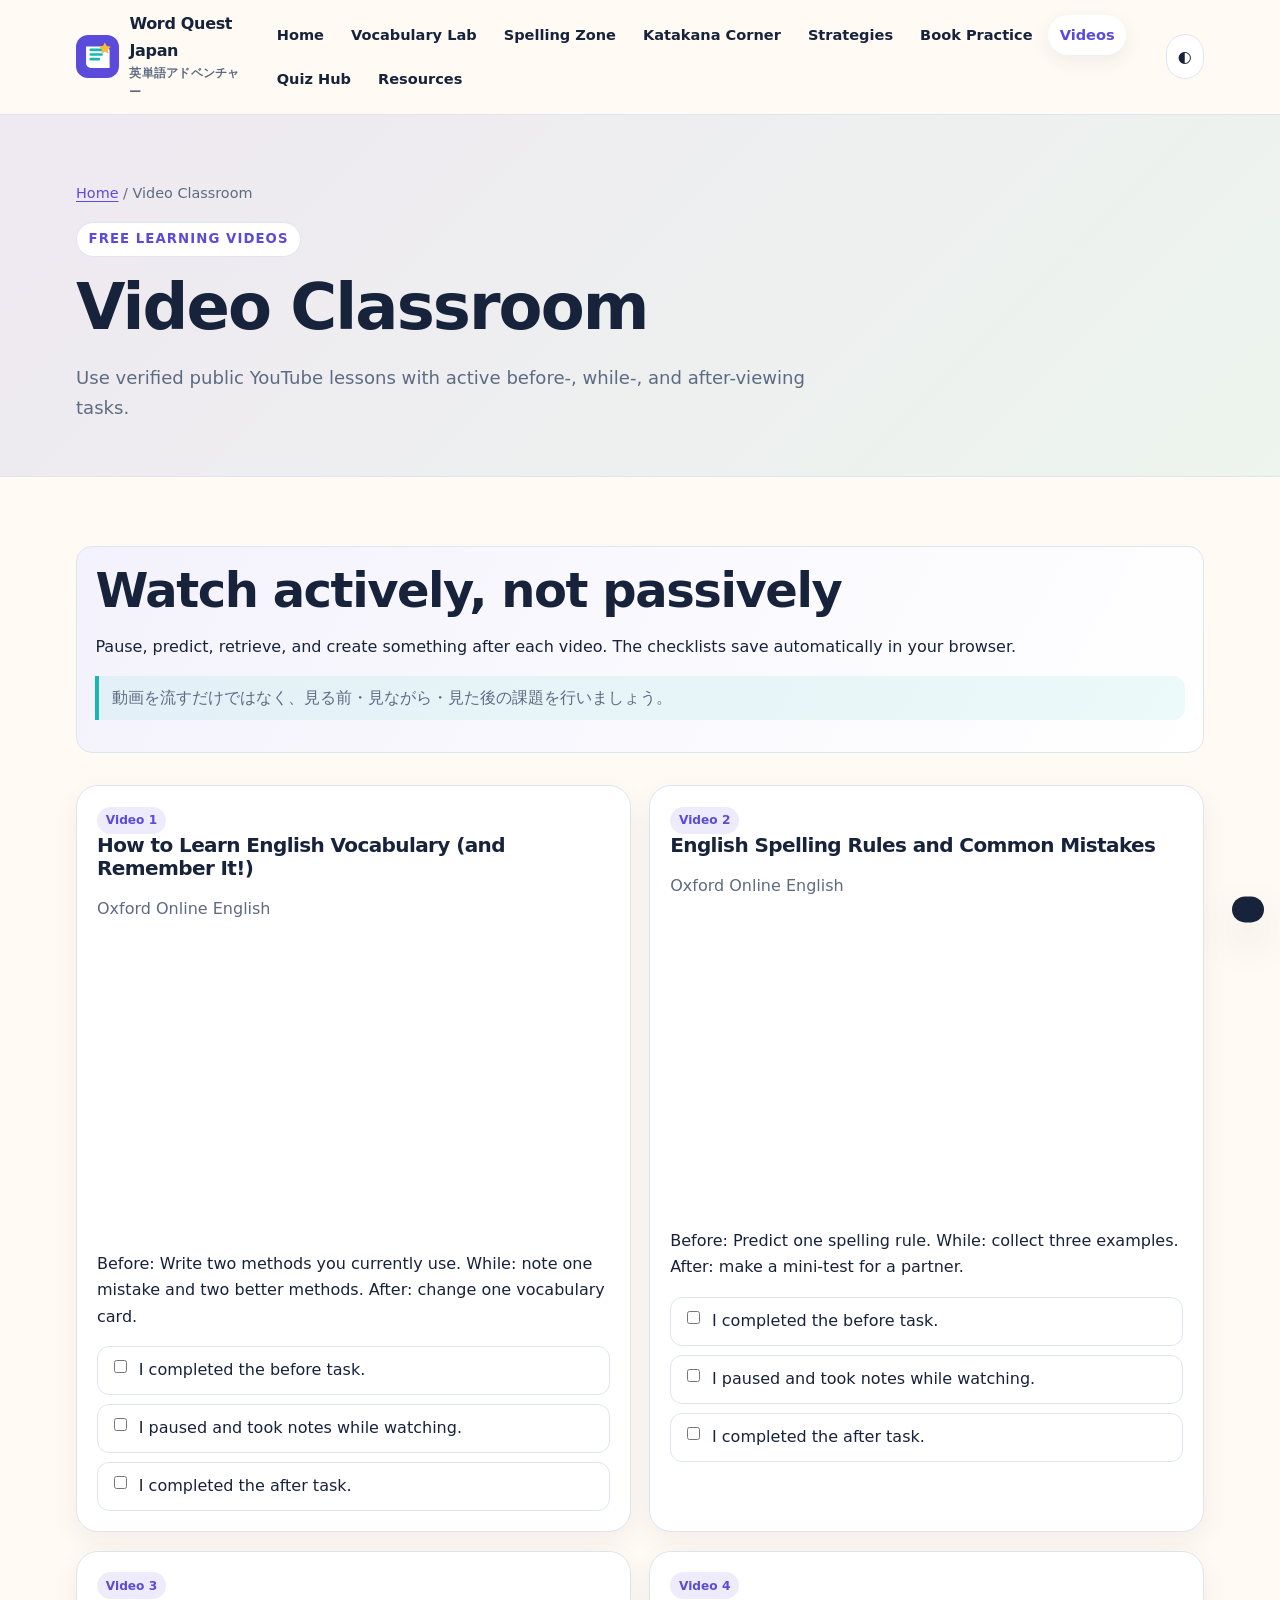
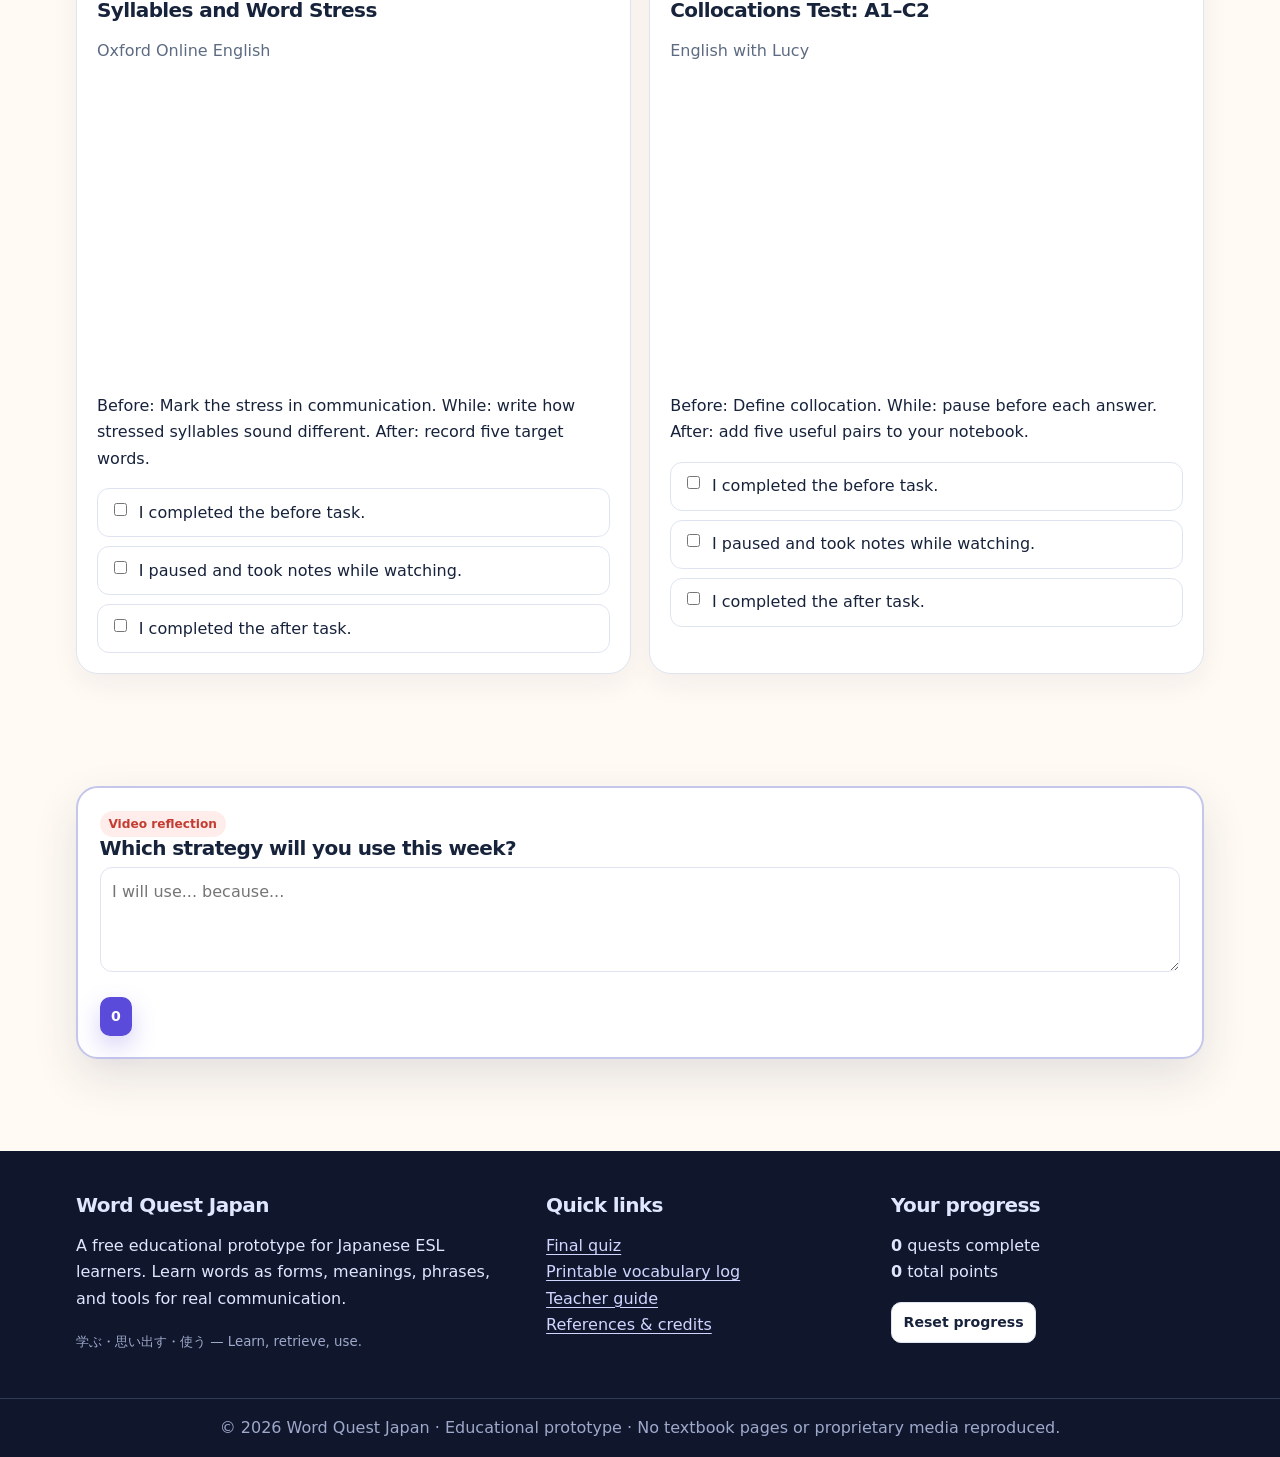
<file: video-classroom.html>
<!doctype html><html lang="en" data-theme="light"><head><meta charset="utf-8"><meta name="viewport" content="width=device-width,initial-scale=1"><meta name="description" content="Use verified public YouTube lessons with active before-, while-, and after-viewing tasks."><title>Video Classroom | Word Quest Japan</title><link rel="icon" href="assets/images/favicon.svg" type="image/svg+xml"><link rel="stylesheet" href="assets/css/style.css"></head><body><a class="skip-link" href="#main">Skip to content</a><header class="site-header"><div class="nav-wrap"><a class="brand" href="index.html"><img src="assets/images/favicon.svg" alt=""><span>Word Quest Japan<small>英単語アドベンチャー</small></span></a><button class="icon-btn menu-btn" aria-expanded="false" aria-label="Open navigation">☰</button><nav class="nav-links" aria-label="Main navigation"><a href="index.html">Home</a><a href="vocabulary-lab.html">Vocabulary Lab</a><a href="spelling-zone.html">Spelling Zone</a><a href="katakana-corner.html">Katakana Corner</a><a href="strategies.html">Strategies</a><a href="oxford-practice.html">Book Practice</a><a href="video-classroom.html" aria-current="page">Videos</a><a href="quiz-hub.html">Quiz Hub</a><a href="resources.html">Resources</a></nav><button class="icon-btn" data-theme-toggle aria-label="Switch light and dark mode">◐</button></div></header><main id="main"><section class="page-hero"><div class="container"><div class="breadcrumbs"><a href="index.html">Home</a> / Video Classroom</div><span class="eyebrow">Free learning videos</span><h1>Video Classroom</h1><p class="lead">Use verified public YouTube lessons with active before-, while-, and after-viewing tasks.</p></div></section><section class="section"><div class="container"><div class="callout"><h2>Watch actively, not passively</h2><p>Pause, predict, retrieve, and create something after each video. The checklists save automatically in your browser.</p><p class="jp-support" lang="ja">動画を流すだけではなく、見る前・見ながら・見た後の課題を行いましょう。</p></div><div class="grid grid-2 mt-2"><article class="card video-card"><span class="tag">Video 1</span><h3>How to Learn English Vocabulary (and Remember It!)</h3><p class="muted">Oxford Online English</p><iframe loading="lazy" src="https://www.youtube-nocookie.com/embed/jK0IHubzHZo" title="How to Learn English Vocabulary (and Remember It!)" allow="accelerometer; autoplay; clipboard-write; encrypted-media; gyroscope; picture-in-picture; web-share" referrerpolicy="strict-origin-when-cross-origin" allowfullscreen></iframe><p>Before: Write two methods you currently use. While: note one mistake and two better methods. After: change one vocabulary card.</p><div class="checklist" data-checklist="video-1"><label><input type="checkbox"> I completed the before task.</label><label><input type="checkbox"> I paused and took notes while watching.</label><label><input type="checkbox"> I completed the after task.</label></div></article><article class="card video-card"><span class="tag">Video 2</span><h3>English Spelling Rules and Common Mistakes</h3><p class="muted">Oxford Online English</p><iframe loading="lazy" src="https://www.youtube-nocookie.com/embed/IWPfD2WcAXg" title="English Spelling Rules and Common Mistakes" allow="accelerometer; autoplay; clipboard-write; encrypted-media; gyroscope; picture-in-picture; web-share" referrerpolicy="strict-origin-when-cross-origin" allowfullscreen></iframe><p>Before: Predict one spelling rule. While: collect three examples. After: make a mini-test for a partner.</p><div class="checklist" data-checklist="video-2"><label><input type="checkbox"> I completed the before task.</label><label><input type="checkbox"> I paused and took notes while watching.</label><label><input type="checkbox"> I completed the after task.</label></div></article><article class="card video-card"><span class="tag">Video 3</span><h3>Syllables and Word Stress</h3><p class="muted">Oxford Online English</p><iframe loading="lazy" src="https://www.youtube-nocookie.com/embed/Vu6UVwkUgzc" title="Syllables and Word Stress" allow="accelerometer; autoplay; clipboard-write; encrypted-media; gyroscope; picture-in-picture; web-share" referrerpolicy="strict-origin-when-cross-origin" allowfullscreen></iframe><p>Before: Mark the stress in communication. While: write how stressed syllables sound different. After: record five target words.</p><div class="checklist" data-checklist="video-3"><label><input type="checkbox"> I completed the before task.</label><label><input type="checkbox"> I paused and took notes while watching.</label><label><input type="checkbox"> I completed the after task.</label></div></article><article class="card video-card"><span class="tag">Video 4</span><h3>Collocations Test: A1–C2</h3><p class="muted">English with Lucy</p><iframe loading="lazy" src="https://www.youtube-nocookie.com/embed/Lb8IqyliEIg" title="Collocations Test: A1–C2" allow="accelerometer; autoplay; clipboard-write; encrypted-media; gyroscope; picture-in-picture; web-share" referrerpolicy="strict-origin-when-cross-origin" allowfullscreen></iframe><p>Before: Define collocation. While: pause before each answer. After: add five useful pairs to your notebook.</p><div class="checklist" data-checklist="video-4"><label><input type="checkbox"> I completed the before task.</label><label><input type="checkbox"> I paused and took notes while watching.</label><label><input type="checkbox"> I completed the after task.</label></div></article></div></div></section><section class="section-sm"><div class="container"><div class="activity"><span class="tag orange">Video reflection</span><h3>Which strategy will you use this week?</h3><textarea data-save-note="video-reflection" placeholder="I will use... because..."></textarea><button class="btn btn-primary btn-small mt-1" data-complete="video-reflection" data-points="15">Complete video quest</button></div></div></section></main><footer class="site-footer"><div class="footer-grid"><div><h3>Word Quest Japan</h3><p>A free educational prototype for Japanese ESL learners. Learn words as forms, meanings, phrases, and tools for real communication.</p><small>学ぶ・思い出す・使う — Learn, retrieve, use.</small></div><div><h3>Quick links</h3><p><a href="quiz-hub.html">Final quiz</a><br><a href="printable-log.html">Printable vocabulary log</a><br><a href="teachers.html">Teacher guide</a><br><a href="references.html">References & credits</a></p></div><div><h3>Your progress</h3><p><strong data-progress-count>0</strong> quests complete<br><strong data-points>0</strong> total points</p><button class="btn btn-small btn-secondary" data-reset>Reset progress</button></div></div><div class="footer-bottom">© 2026 Word Quest Japan · Educational prototype · No textbook pages or proprietary media reproduced.</div></footer><div class="toast" role="status" aria-live="polite"></div><script src="assets/js/main.js"></script><script src="assets/js/activities.js"></script></body></html>
</file>
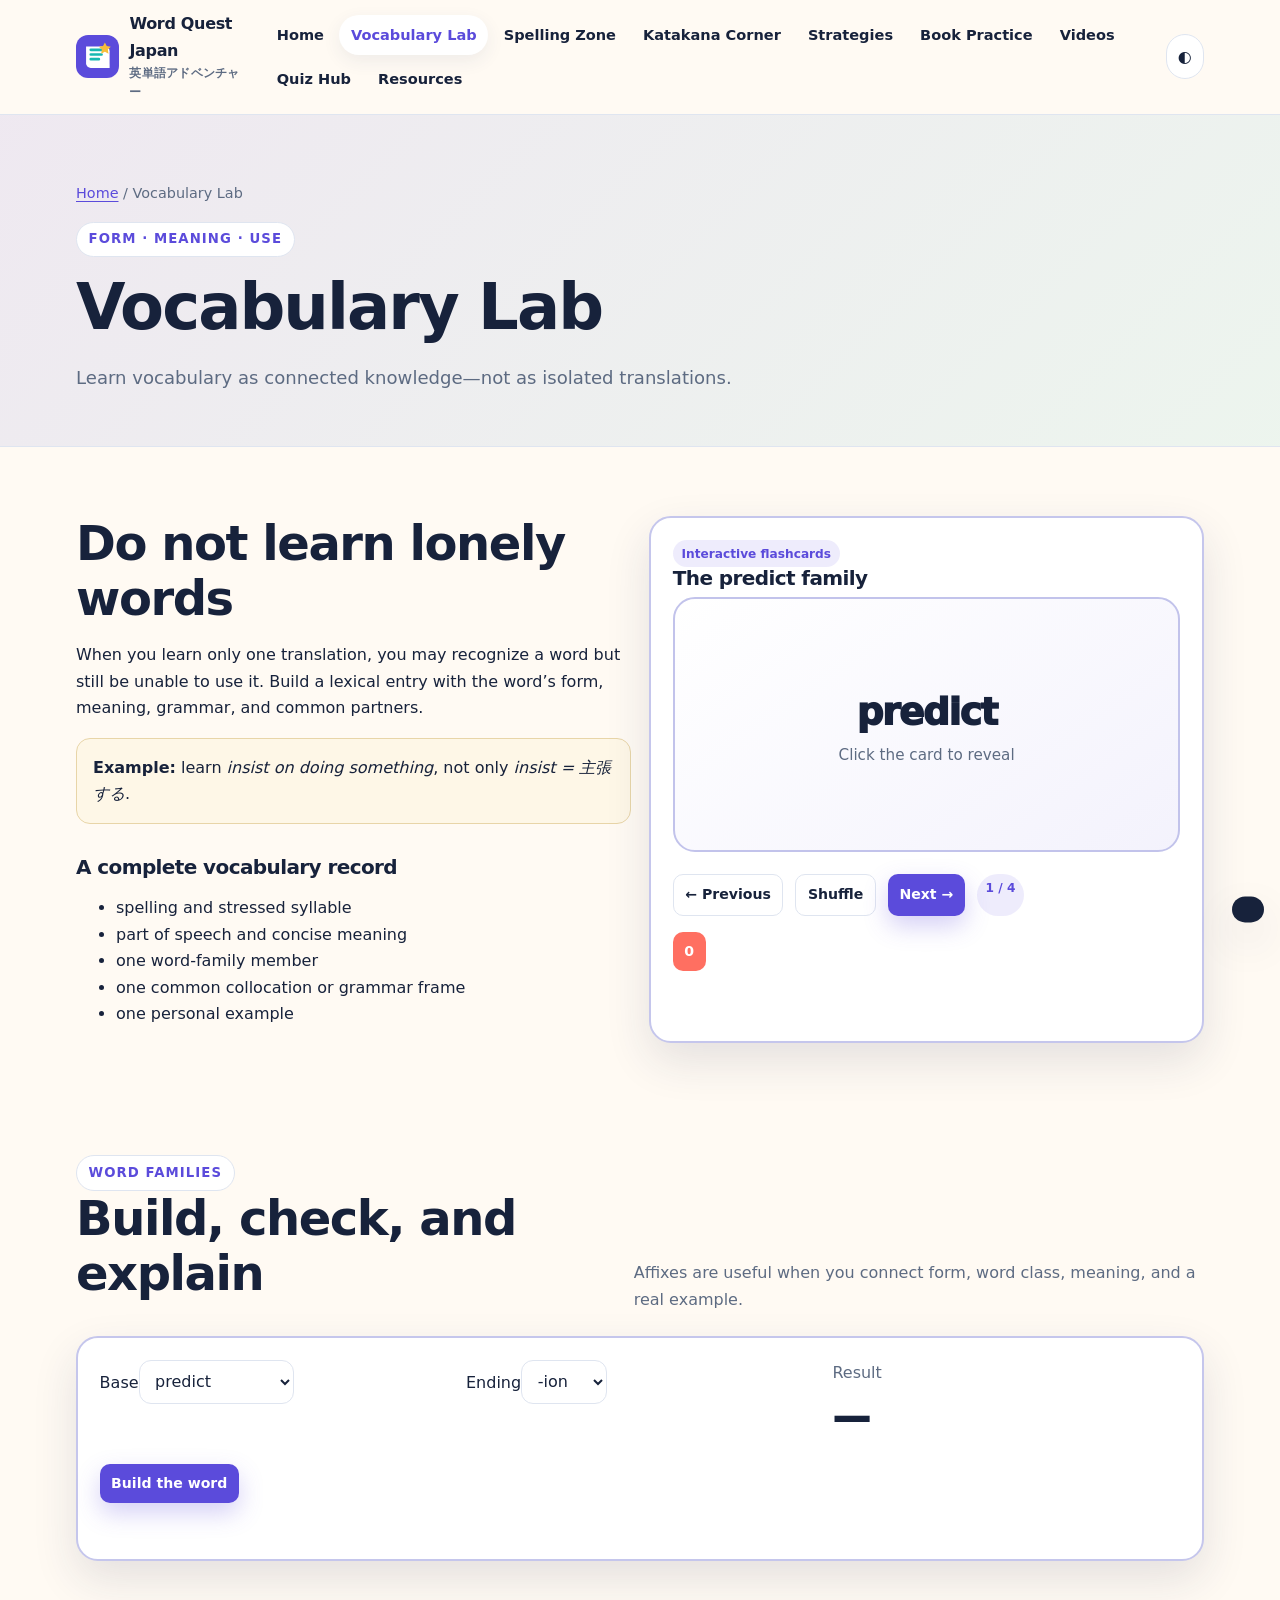
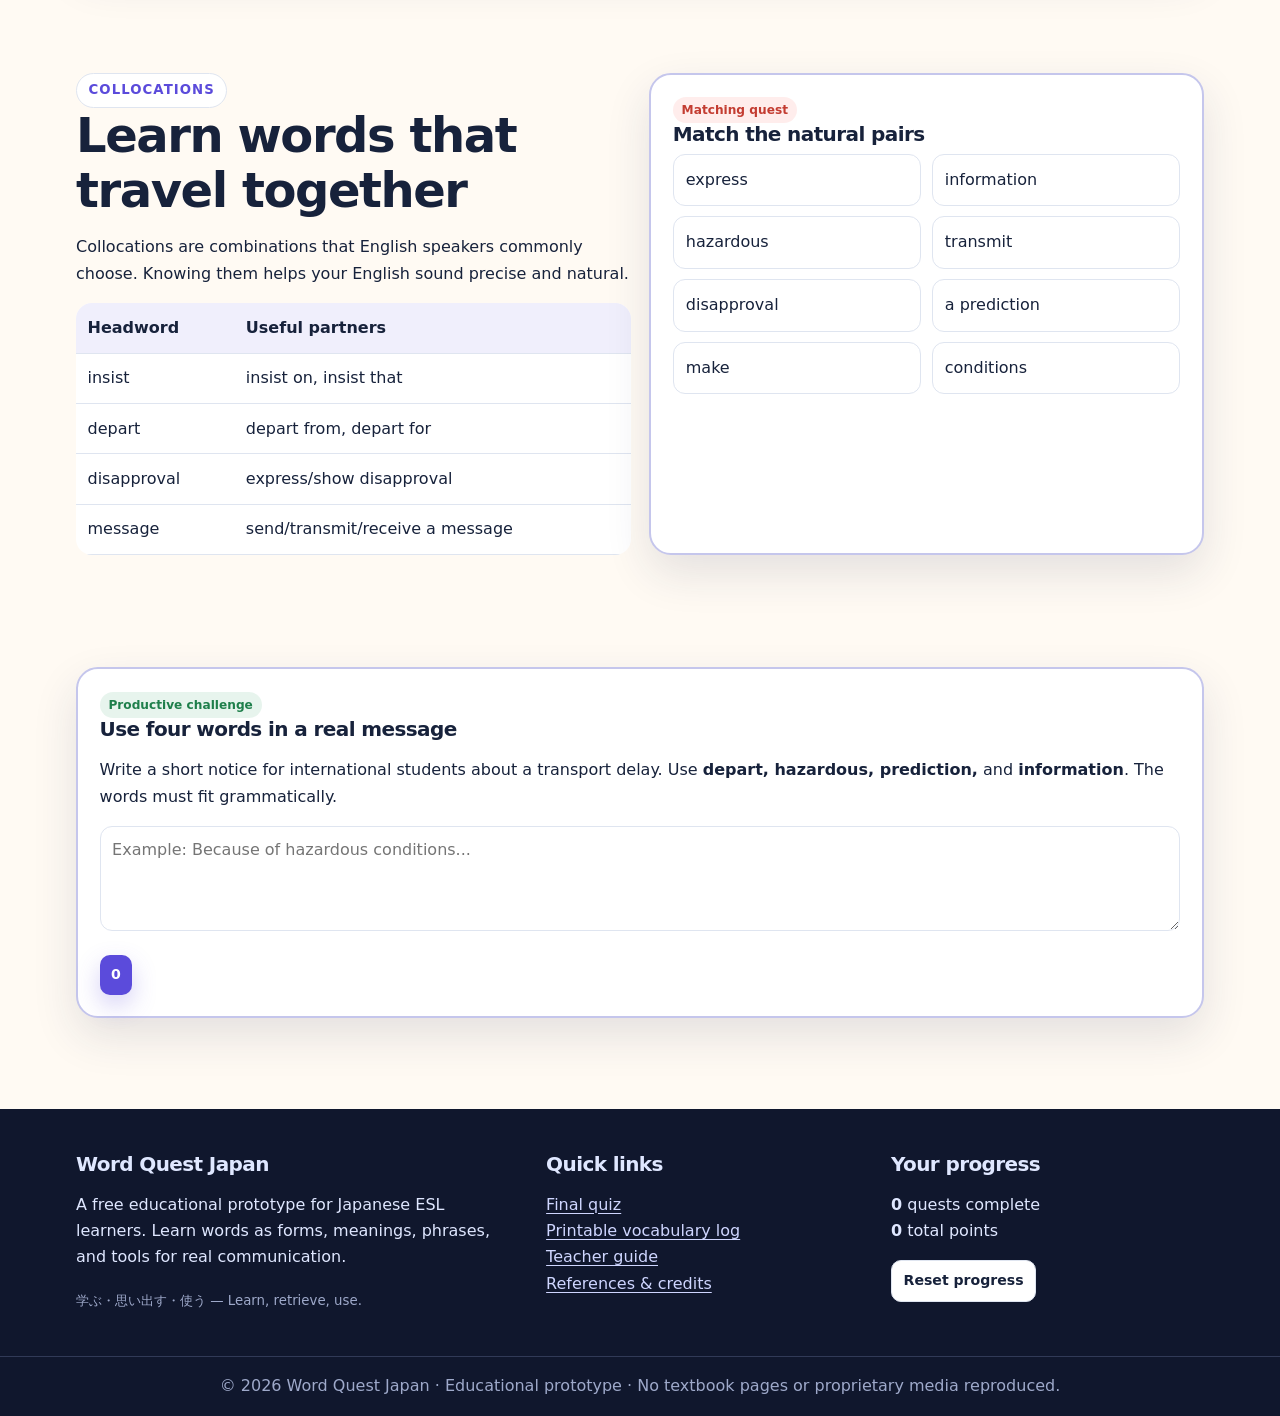
<file: vocabulary-lab.html>
<!doctype html><html lang="en" data-theme="light"><head><meta charset="utf-8"><meta name="viewport" content="width=device-width,initial-scale=1"><meta name="description" content="Learn vocabulary as connected knowledge—not as isolated translations."><title>Vocabulary Lab | Word Quest Japan</title><link rel="icon" href="assets/images/favicon.svg" type="image/svg+xml"><link rel="stylesheet" href="assets/css/style.css"></head><body><a class="skip-link" href="#main">Skip to content</a><header class="site-header"><div class="nav-wrap"><a class="brand" href="index.html"><img src="assets/images/favicon.svg" alt=""><span>Word Quest Japan<small>英単語アドベンチャー</small></span></a><button class="icon-btn menu-btn" aria-expanded="false" aria-label="Open navigation">☰</button><nav class="nav-links" aria-label="Main navigation"><a href="index.html">Home</a><a href="vocabulary-lab.html" aria-current="page">Vocabulary Lab</a><a href="spelling-zone.html">Spelling Zone</a><a href="katakana-corner.html">Katakana Corner</a><a href="strategies.html">Strategies</a><a href="oxford-practice.html">Book Practice</a><a href="video-classroom.html">Videos</a><a href="quiz-hub.html">Quiz Hub</a><a href="resources.html">Resources</a></nav><button class="icon-btn" data-theme-toggle aria-label="Switch light and dark mode">◐</button></div></header><main id="main"><section class="page-hero"><div class="container"><div class="breadcrumbs"><a href="index.html">Home</a> / Vocabulary Lab</div><span class="eyebrow">Form · meaning · use</span><h1>Vocabulary Lab</h1><p class="lead">Learn vocabulary as connected knowledge—not as isolated translations.</p></div></section><section class="section"><div class="container"><div class="grid grid-2"><div><h2>Do not learn lonely words</h2><p>When you learn only one translation, you may recognize a word but still be unable to use it. Build a lexical entry with the word’s form, meaning, grammar, and common partners.</p><div class="note-box"><strong>Example:</strong> learn <em>insist on doing something</em>, not only <em>insist = 主張する</em>.</div><h3 class="mt-2">A complete vocabulary record</h3><ul><li>spelling and stressed syllable</li><li>part of speech and concise meaning</li><li>one word-family member</li><li>one common collocation or grammar frame</li><li>one personal example</li></ul></div><div class="activity" data-flashcards="[{&quot;front&quot;: &quot;predict&quot;, &quot;back&quot;: &quot;&lt;strong&gt;verb&lt;/strong&gt;&lt;br&gt;say what you think will happen&lt;br&gt;&lt;em&gt;predict the result&lt;/em&gt;&quot;}, {&quot;front&quot;: &quot;prediction&quot;, &quot;back&quot;: &quot;&lt;strong&gt;noun&lt;/strong&gt;&lt;br&gt;a statement about the future&lt;br&gt;&lt;em&gt;make a prediction&lt;/em&gt;&quot;}, {&quot;front&quot;: &quot;predictable&quot;, &quot;back&quot;: &quot;&lt;strong&gt;adjective&lt;/strong&gt;&lt;br&gt;easy to know before it happens&lt;br&gt;&lt;em&gt;a predictable ending&lt;/em&gt;&quot;}, {&quot;front&quot;: &quot;unpredictable&quot;, &quot;back&quot;: &quot;&lt;strong&gt;adjective&lt;/strong&gt;&lt;br&gt;not easy to know in advance&lt;br&gt;&lt;em&gt;unpredictable weather&lt;/em&gt;&quot;}]"><span class="tag">Interactive flashcards</span><h3>The predict family</h3><div class="flashcard" role="button" tabindex="0" aria-label="Flip flashcard"><div class="flashcard-inner"><div class="flash-face flash-front"><div class="word" data-front></div><div class="pron">Click the card to reveal</div></div><div class="flash-face flash-back"><div data-back></div></div></div></div><div class="cta-row"><button class="btn btn-secondary btn-small" data-prev>← Previous</button><button class="btn btn-secondary btn-small" data-shuffle>Shuffle</button><button class="btn btn-primary btn-small" data-next>Next →</button><span class="tag" data-meta></span></div><button class="btn btn-accent btn-small mt-1" data-complete="flashcards" data-points="10">I recalled all four</button></div></div></div></section>
<section class="section-sm"><div class="container"><div class="section-head"><div><span class="eyebrow">Word families</span><h2>Build, check, and explain</h2></div><p>Affixes are useful when you connect form, word class, meaning, and a real example.</p></div><div class="activity" data-builder data-valid='{&quot;predict+ion&quot;: {&quot;word&quot;: &quot;prediction&quot;, &quot;note&quot;: &quot;noun: make a prediction&quot;}, &quot;predict+able&quot;: {&quot;word&quot;: &quot;predictable&quot;, &quot;note&quot;: &quot;adjective: a predictable result&quot;}, &quot;communicate+ion&quot;: {&quot;word&quot;: &quot;communication&quot;, &quot;note&quot;: &quot;noun: effective communication&quot;}, &quot;respond+se&quot;: {&quot;word&quot;: &quot;response&quot;, &quot;note&quot;: &quot;noun: respond \u2192 response (spelling changes)&quot;}}'><div class="grid grid-3"><label>Base<select data-base><option value="predict">predict</option><option value="communicate">communicate</option><option value="respond">respond</option></select></label><label>Ending<select data-suffix><option value="ion">-ion</option><option value="able">-able</option><option value="se">-se</option></select></label><div><span class="muted">Result</span><div class="word" data-output>—</div></div></div><button class="btn btn-primary btn-small mt-1" data-build>Build the word</button><div class="feedback"></div></div></div></section>
<section class="section"><div class="container"><div class="grid grid-2"><div><span class="eyebrow">Collocations</span><h2>Learn words that travel together</h2><p>Collocations are combinations that English speakers commonly choose. Knowing them helps your English sound precise and natural.</p><div class="table-wrap"><table><thead><tr><th>Headword</th><th>Useful partners</th></tr></thead><tbody><tr><td>insist</td><td>insist on, insist that</td></tr><tr><td>depart</td><td>depart from, depart for</td></tr><tr><td>disapproval</td><td>express/show disapproval</td></tr><tr><td>message</td><td>send/transmit/receive a message</td></tr></tbody></table></div></div><div class="activity" data-match data-complete="collocation-match"><span class="tag orange">Matching quest</span><h3>Match the natural pairs</h3><div class="match-grid"><button class="match-item" data-pair="1">make</button><button class="match-item" data-pair="1">a prediction</button><button class="match-item" data-pair="2">express</button><button class="match-item" data-pair="2">disapproval</button><button class="match-item" data-pair="3">hazardous</button><button class="match-item" data-pair="3">conditions</button><button class="match-item" data-pair="4">transmit</button><button class="match-item" data-pair="4">information</button></div><div class="feedback" aria-live="polite"></div></div></div></div></section>
<section class="section-sm"><div class="container"><div class="activity"><span class="tag green">Productive challenge</span><h3>Use four words in a real message</h3><p>Write a short notice for international students about a transport delay. Use <strong>depart, hazardous, prediction,</strong> and <strong>information</strong>. The words must fit grammatically.</p><textarea data-save-note="lab-message" placeholder="Example: Because of hazardous conditions..."></textarea><button class="btn btn-primary btn-small mt-1" data-complete="productive-message" data-points="15">Save and complete</button></div></div></section></main><footer class="site-footer"><div class="footer-grid"><div><h3>Word Quest Japan</h3><p>A free educational prototype for Japanese ESL learners. Learn words as forms, meanings, phrases, and tools for real communication.</p><small>学ぶ・思い出す・使う — Learn, retrieve, use.</small></div><div><h3>Quick links</h3><p><a href="quiz-hub.html">Final quiz</a><br><a href="printable-log.html">Printable vocabulary log</a><br><a href="teachers.html">Teacher guide</a><br><a href="references.html">References & credits</a></p></div><div><h3>Your progress</h3><p><strong data-progress-count>0</strong> quests complete<br><strong data-points>0</strong> total points</p><button class="btn btn-small btn-secondary" data-reset>Reset progress</button></div></div><div class="footer-bottom">© 2026 Word Quest Japan · Educational prototype · No textbook pages or proprietary media reproduced.</div></footer><div class="toast" role="status" aria-live="polite"></div><script src="assets/js/main.js"></script><script src="assets/js/activities.js"></script></body></html>
</file>
<file: assets/css/style.css>
:root{
  --ink:#17223b;--muted:#5d6b82;--paper:#fffaf3;--card:#ffffff;--primary:#5b4bdb;
  --primary-2:#7d6cff;--accent:#ff6f61;--aqua:#18b8b2;--gold:#f6bd3b;--green:#3fa66b;
  --line:#dfe5f0;--shadow:0 18px 45px rgba(32,42,82,.12);--radius:22px;--radius-sm:14px;
  --max:1160px;
}
[data-theme="dark"]{
  --ink:#eef2ff;--muted:#b8c0d8;--paper:#11162a;--card:#1b223b;--line:#343d5c;
  --shadow:0 18px 45px rgba(0,0,0,.28);
}
*{box-sizing:border-box}
html{scroll-behavior:smooth}
body{margin:0;font-family:Inter,ui-sans-serif,system-ui,-apple-system,"Segoe UI",Roboto,"Noto Sans JP",sans-serif;background:var(--paper);color:var(--ink);line-height:1.65}
a{color:var(--primary);text-decoration-thickness:.09em;text-underline-offset:.18em}
a:hover{color:var(--accent)}
img,svg,iframe{max-width:100%}
button,input,select,textarea{font:inherit}
button{cursor:pointer}
.skip-link{position:absolute;left:-999px;top:0;background:var(--ink);color:white;padding:.6rem 1rem;z-index:999}
.skip-link:focus{left:1rem;top:1rem}
.site-header{position:sticky;top:0;z-index:50;background:color-mix(in srgb,var(--paper) 88%,transparent);backdrop-filter:blur(14px);border-bottom:1px solid var(--line)}
.nav-wrap{max-width:var(--max);margin:auto;padding:.7rem 1rem;display:flex;align-items:center;gap:1rem}
.brand{display:flex;align-items:center;gap:.65rem;text-decoration:none;color:var(--ink);font-weight:900;letter-spacing:-.02em}
.brand img{width:43px;height:43px}
.brand small{display:block;font-weight:600;color:var(--muted);font-size:.73rem;letter-spacing:.02em}
.nav-links{display:flex;flex-wrap:wrap;gap:.25rem;margin-left:auto;align-items:center}
.nav-links a{padding:.5rem .72rem;border-radius:999px;text-decoration:none;color:var(--ink);font-size:.91rem;font-weight:700}
.nav-links a:hover,.nav-links a[aria-current="page"]{background:var(--card);box-shadow:0 6px 18px rgba(50,60,100,.08);color:var(--primary)}
.icon-btn{border:1px solid var(--line);background:var(--card);color:var(--ink);border-radius:999px;padding:.52rem .7rem}
.menu-btn{display:none}
main{min-height:70vh}
.container{max-width:var(--max);margin:auto;padding:0 1rem}
.hero{overflow:hidden;background:linear-gradient(135deg,#ebe8ff 0%,#fff7e5 48%,#dff8f4 100%);border-bottom:1px solid var(--line)}
[data-theme="dark"] .hero{background:linear-gradient(135deg,#29245a 0%,#332337 48%,#173e3b 100%)}
.hero-grid{max-width:var(--max);margin:auto;padding:4.6rem 1rem 3.4rem;display:grid;grid-template-columns:1.08fr .92fr;gap:2.5rem;align-items:center}
.eyebrow{display:inline-flex;gap:.45rem;align-items:center;background:var(--card);border:1px solid var(--line);padding:.36rem .72rem;border-radius:999px;color:var(--primary);font-size:.83rem;font-weight:900;text-transform:uppercase;letter-spacing:.08em}
h1,h2,h3{line-height:1.15;letter-spacing:-.03em;margin-top:0}
h1{font-size:clamp(2.55rem,7vw,5.45rem);margin:.9rem 0 1rem}
h2{font-size:clamp(1.8rem,4vw,3rem);margin-bottom:.75rem}
h3{font-size:1.25rem;margin-bottom:.45rem}
.lead{font-size:1.13rem;color:var(--muted);max-width:68ch}
.jp-support{border-left:4px solid var(--aqua);padding:.55rem .8rem;margin:1rem 0;color:var(--muted);background:color-mix(in srgb,var(--aqua) 8%,transparent);border-radius:0 12px 12px 0}
.cta-row{display:flex;gap:.75rem;flex-wrap:wrap;margin-top:1.4rem}
.btn{border:0;border-radius:14px;padding:.78rem 1.08rem;font-weight:900;text-decoration:none;display:inline-flex;align-items:center;justify-content:center;gap:.45rem;transition:.2s transform,.2s box-shadow}
.btn:hover{transform:translateY(-2px)}
.btn-primary{background:var(--primary);color:white;box-shadow:0 10px 24px rgba(91,75,219,.26)}
.btn-secondary{background:var(--card);color:var(--ink);border:1px solid var(--line)}
.btn-accent{background:var(--accent);color:white}
.btn-small{padding:.5rem .72rem;border-radius:10px;font-size:.88rem}
.hero-art{background:rgba(255,255,255,.6);border:1px solid rgba(255,255,255,.8);border-radius:34px;padding:1rem;box-shadow:var(--shadow);transform:rotate(1.5deg)}
[data-theme="dark"] .hero-art{background:rgba(25,31,57,.7);border-color:rgba(255,255,255,.1)}
.section{padding:4.3rem 0}
.section-sm{padding:2.7rem 0}
.section-head{display:flex;justify-content:space-between;gap:1rem;align-items:end;margin-bottom:1.45rem}
.section-head p{margin:0;color:var(--muted);max-width:58ch}
.grid{display:grid;gap:1.15rem}
.grid-2{grid-template-columns:repeat(2,minmax(0,1fr))}
.grid-3{grid-template-columns:repeat(3,minmax(0,1fr))}
.grid-4{grid-template-columns:repeat(4,minmax(0,1fr))}
.card{background:var(--card);border:1px solid var(--line);border-radius:var(--radius);padding:1.25rem;box-shadow:0 10px 28px rgba(32,42,82,.06)}
.card p:last-child{margin-bottom:0}
.card-icon{width:52px;height:52px;border-radius:15px;display:grid;place-items:center;font-size:1.5rem;margin-bottom:.8rem;background:color-mix(in srgb,var(--primary) 10%,var(--card))}
.tag{display:inline-flex;padding:.2rem .55rem;border-radius:999px;font-size:.76rem;font-weight:900;background:color-mix(in srgb,var(--primary) 10%,transparent);color:var(--primary)}
.tag.orange{background:color-mix(in srgb,var(--accent) 12%,transparent);color:#c33c31}
.tag.green{background:color-mix(in srgb,var(--green) 12%,transparent);color:#1f7f4b}
.callout{padding:1rem 1.15rem;border:1px solid var(--line);border-radius:16px;background:linear-gradient(120deg,color-mix(in srgb,var(--primary) 7%,var(--card)),var(--card))}
.progress-card{display:flex;align-items:center;gap:1rem;background:var(--card);border:1px solid var(--line);padding:1rem;border-radius:18px}
.progress-ring{--p:0;width:72px;height:72px;border-radius:50%;display:grid;place-items:center;background:conic-gradient(var(--aqua) calc(var(--p)*1%),var(--line) 0);position:relative;font-weight:900}
.progress-ring::before{content:"";position:absolute;inset:8px;background:var(--card);border-radius:50%}
.progress-ring span{position:relative}
.activity{background:var(--card);border:2px solid color-mix(in srgb,var(--primary) 20%,var(--line));border-radius:var(--radius);padding:1.35rem;box-shadow:var(--shadow)}
.activity h3{display:flex;align-items:center;gap:.55rem}
.question{padding:1rem 0;border-bottom:1px dashed var(--line)}
.question:last-child{border-bottom:0}
.options{display:grid;gap:.55rem;margin:.7rem 0}
.option{display:flex;gap:.55rem;align-items:flex-start;border:1px solid var(--line);padding:.65rem .75rem;border-radius:12px;background:var(--card)}
.option:hover{border-color:var(--primary)}
.feedback{min-height:1.6rem;margin-top:.5rem;font-weight:800}
.feedback.correct{color:var(--green)}
.feedback.incorrect{color:#c44135}
.input-row{display:flex;gap:.55rem;flex-wrap:wrap}
.input-row input,.text-input,textarea,select{border:1px solid var(--line);background:var(--card);color:var(--ink);border-radius:12px;padding:.66rem .72rem}
.text-input{width:100%}
textarea{width:100%;min-height:105px;resize:vertical}
.flashcard{perspective:1200px;min-height:255px}
.flashcard-inner{position:relative;width:100%;min-height:255px;transition:transform .5s;transform-style:preserve-3d}
.flashcard.flipped .flashcard-inner{transform:rotateY(180deg)}
.flash-face{position:absolute;inset:0;backface-visibility:hidden;border-radius:22px;border:2px solid color-mix(in srgb,var(--primary) 22%,var(--line));display:flex;flex-direction:column;justify-content:center;align-items:center;text-align:center;padding:1.4rem;background:linear-gradient(145deg,var(--card),color-mix(in srgb,var(--primary) 7%,var(--card)))}
.flash-back{transform:rotateY(180deg)}
.word{font-size:2.35rem;font-weight:950;letter-spacing:-.04em}
.pron{color:var(--muted);font-size:.95rem}
.match-grid{display:grid;grid-template-columns:repeat(2,minmax(0,1fr));gap:.65rem}
.match-item{padding:.75rem;border:1px solid var(--line);border-radius:12px;background:var(--card);text-align:left;color:var(--ink)}
.match-item.selected{border-color:var(--primary);background:color-mix(in srgb,var(--primary) 12%,var(--card))}
.match-item.matched{border-color:var(--green);background:color-mix(in srgb,var(--green) 12%,var(--card));opacity:.74}
.score-box{display:flex;align-items:center;justify-content:space-between;gap:1rem;padding:1rem;border-radius:16px;background:color-mix(in srgb,var(--gold) 18%,var(--card));margin-top:1rem}
.video-card iframe{aspect-ratio:16/9;border:0;border-radius:16px;width:100%}
.checklist{display:grid;gap:.55rem}
.checklist label{display:flex;gap:.55rem;align-items:flex-start;border:1px solid var(--line);padding:.65rem .75rem;border-radius:12px;background:var(--card)}
.note-box{background:color-mix(in srgb,var(--gold) 12%,var(--card));border:1px solid color-mix(in srgb,var(--gold) 40%,var(--line));padding:1rem;border-radius:14px}
.timeline{display:grid;grid-template-columns:repeat(4,1fr);gap:.7rem}
.timeline .step{padding:.8rem;border-radius:14px;border:1px solid var(--line);background:var(--card);text-align:center}
.timeline b{display:block;color:var(--primary)}
.badge-row{display:flex;gap:.55rem;flex-wrap:wrap}
.badge{padding:.55rem .75rem;border-radius:14px;border:1px solid var(--line);background:var(--card);filter:grayscale(1);opacity:.55}
.badge.unlocked{filter:none;opacity:1;border-color:var(--gold);box-shadow:0 8px 20px rgba(246,189,59,.18)}
.table-wrap{overflow-x:auto}
table{border-collapse:collapse;width:100%;background:var(--card);border-radius:16px;overflow:hidden}
th,td{padding:.72rem;border-bottom:1px solid var(--line);text-align:left;vertical-align:top}
th{background:color-mix(in srgb,var(--primary) 9%,var(--card))}
.breadcrumbs{padding:1rem 0;color:var(--muted);font-size:.9rem}
.page-hero{padding:3.2rem 0 2.2rem;background:linear-gradient(135deg,color-mix(in srgb,var(--primary) 10%,var(--paper)),color-mix(in srgb,var(--aqua) 8%,var(--paper)));border-bottom:1px solid var(--line)}
.page-hero h1{font-size:clamp(2.2rem,5vw,4.2rem)}
.site-footer{background:#10172d;color:#dfe7ff;margin-top:3rem}
.footer-grid{max-width:var(--max);margin:auto;padding:2.7rem 1rem;display:grid;grid-template-columns:1.4fr 1fr 1fr;gap:2rem}
.site-footer a{color:#cfd6ff}
.site-footer small{color:#9ea9ca}
.footer-bottom{border-top:1px solid #313a57;padding:1rem;text-align:center;color:#9ea9ca}
.toast{position:fixed;right:1rem;bottom:1rem;background:var(--ink);color:var(--paper);padding:.8rem 1rem;border-radius:13px;box-shadow:var(--shadow);transform:translateY(150%);transition:.25s;z-index:99}
.toast.show{transform:translateY(0)}
.hidden{display:none!important}
.center{text-align:center}.muted{color:var(--muted)}.mt-1{margin-top:1rem}.mt-2{margin-top:2rem}.mb-0{margin-bottom:0}
.hero-mini-stats{display:flex;gap:.65rem;flex-wrap:wrap;margin-top:1rem}
.mini-stat{background:rgba(255,255,255,.66);border:1px solid rgba(255,255,255,.8);border-radius:14px;padding:.55rem .7rem;color:#29314b;font-weight:800}
[data-theme="dark"] .mini-stat{background:rgba(27,34,59,.75);border-color:rgba(255,255,255,.08);color:var(--ink)}
@media(max-width:900px){
 .hero-grid,.grid-3,.grid-4,.footer-grid{grid-template-columns:1fr 1fr}
 .nav-links{position:absolute;left:1rem;right:1rem;top:66px;display:none;flex-direction:column;align-items:stretch;background:var(--card);border:1px solid var(--line);border-radius:18px;padding:.7rem;box-shadow:var(--shadow)}
 .nav-links.open{display:flex}.nav-links a{text-align:center}.menu-btn{display:inline-flex;margin-left:auto}
 .timeline{grid-template-columns:1fr 1fr}
}
@media(max-width:650px){
 .hero-grid,.grid-2,.grid-3,.grid-4,.footer-grid{grid-template-columns:1fr}
 .hero-grid{padding-top:3rem}.hero-art{order:-1}
 h1{font-size:2.6rem}.section{padding:3rem 0}.match-grid{grid-template-columns:1fr}.timeline{grid-template-columns:1fr}
 .brand span{display:none}.section-head{display:block}.input-row>*{width:100%}
}
@media print{
 .site-header,.site-footer,.no-print,.toast{display:none!important}
 body{background:white;color:black}.card,.activity{box-shadow:none;border:1px solid #bbb}.section{padding:1rem 0}
}
</file>
